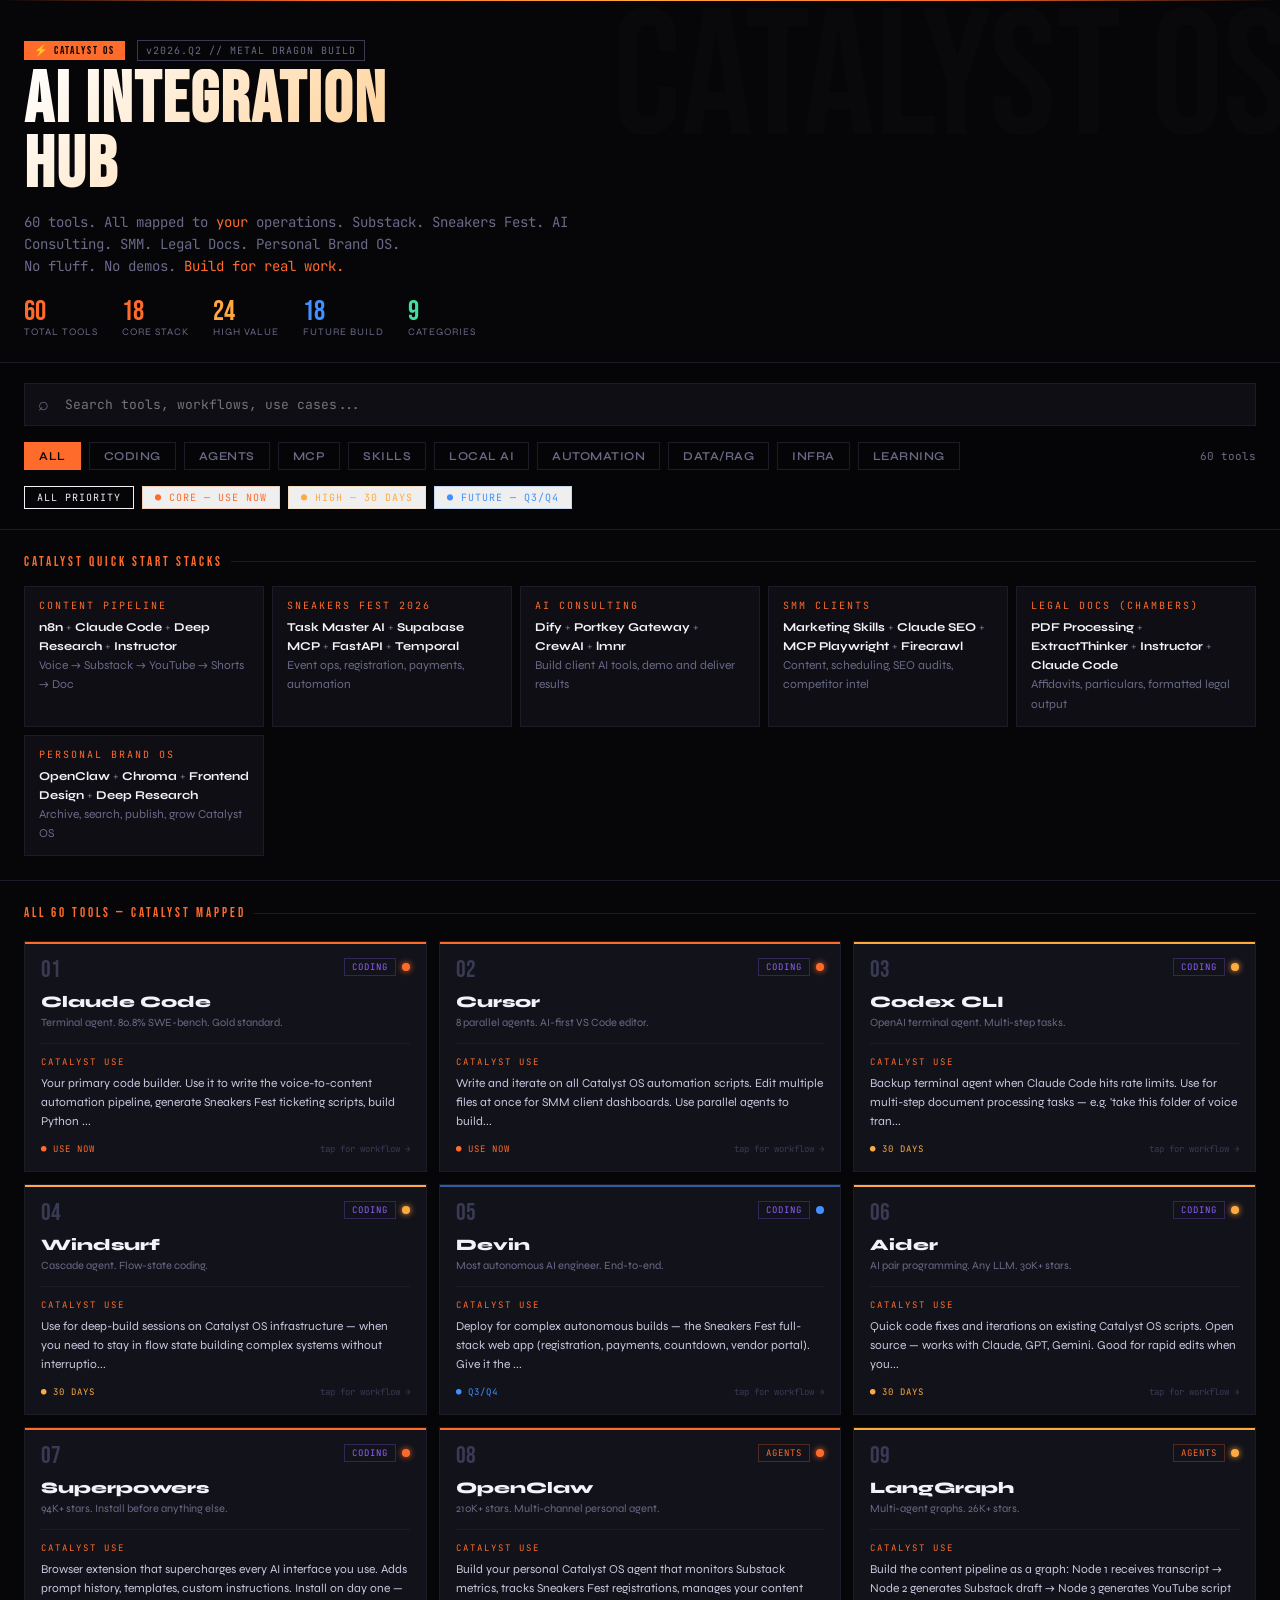
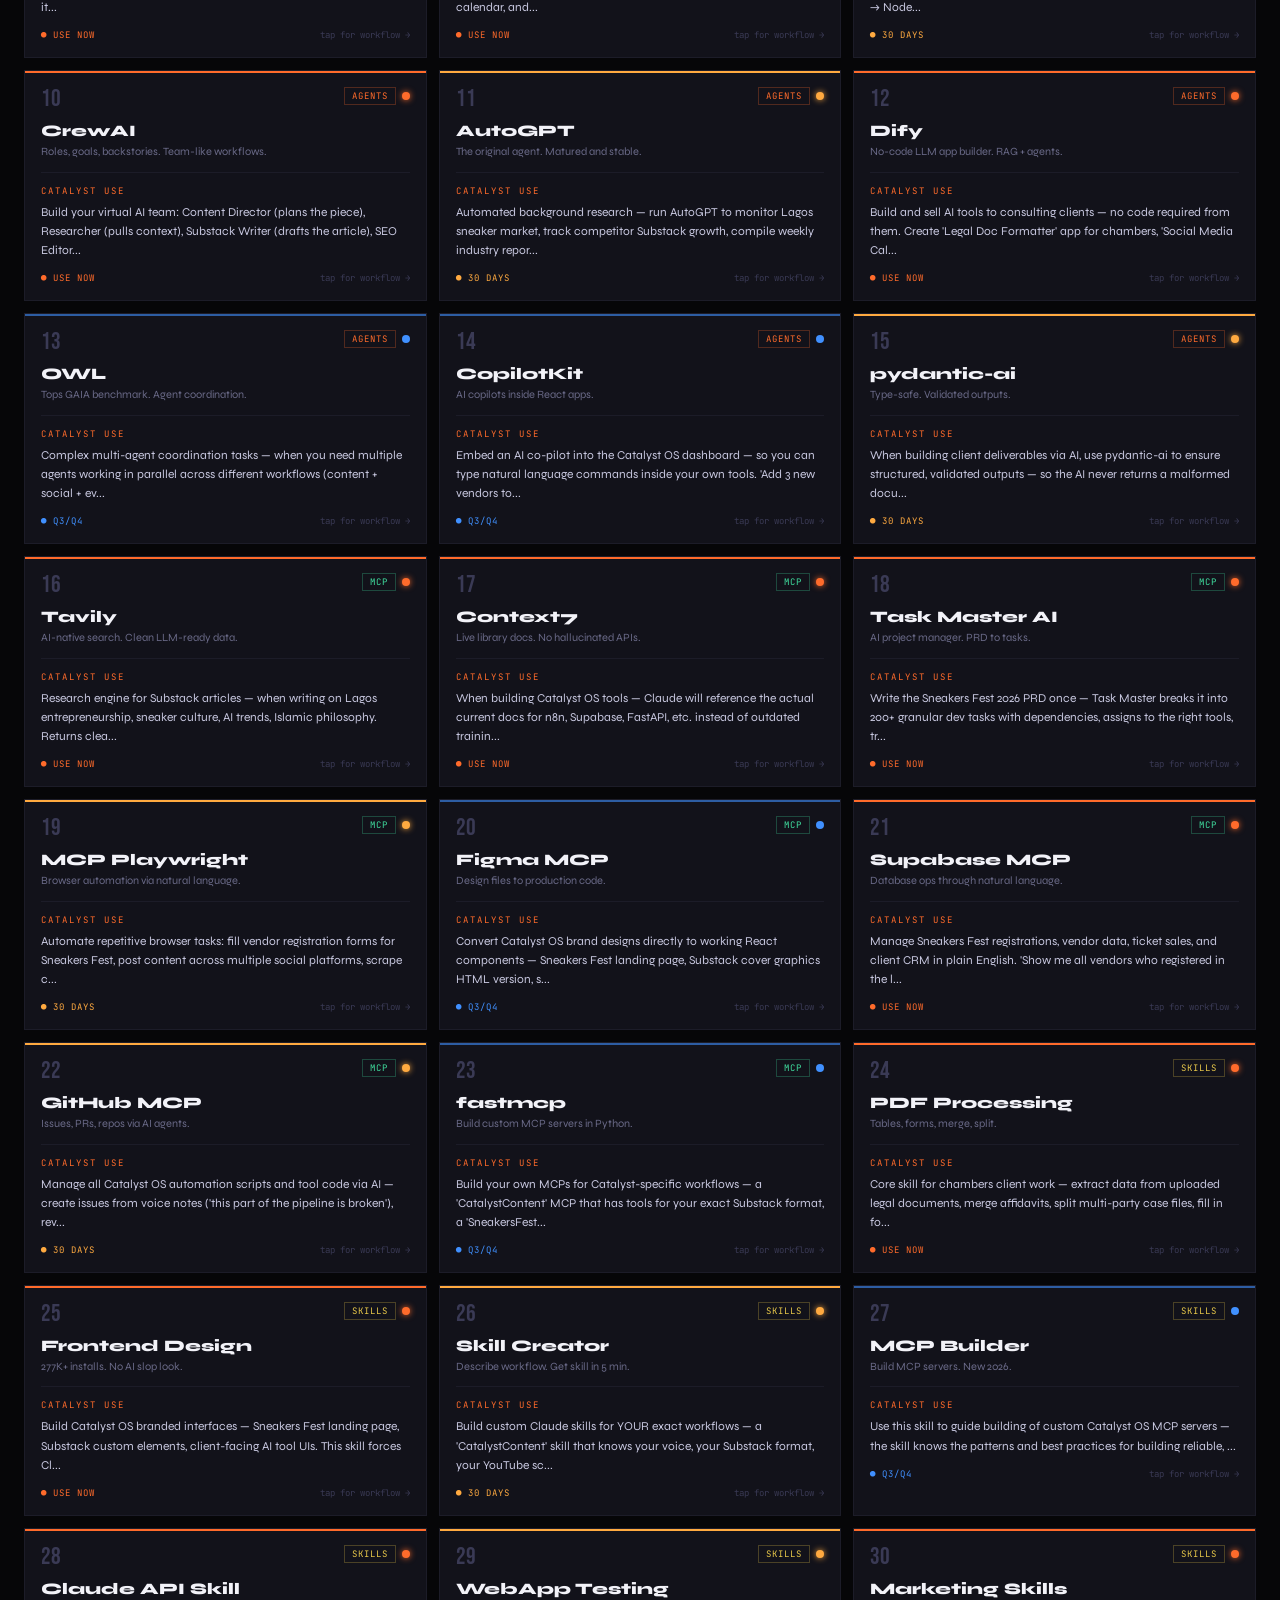
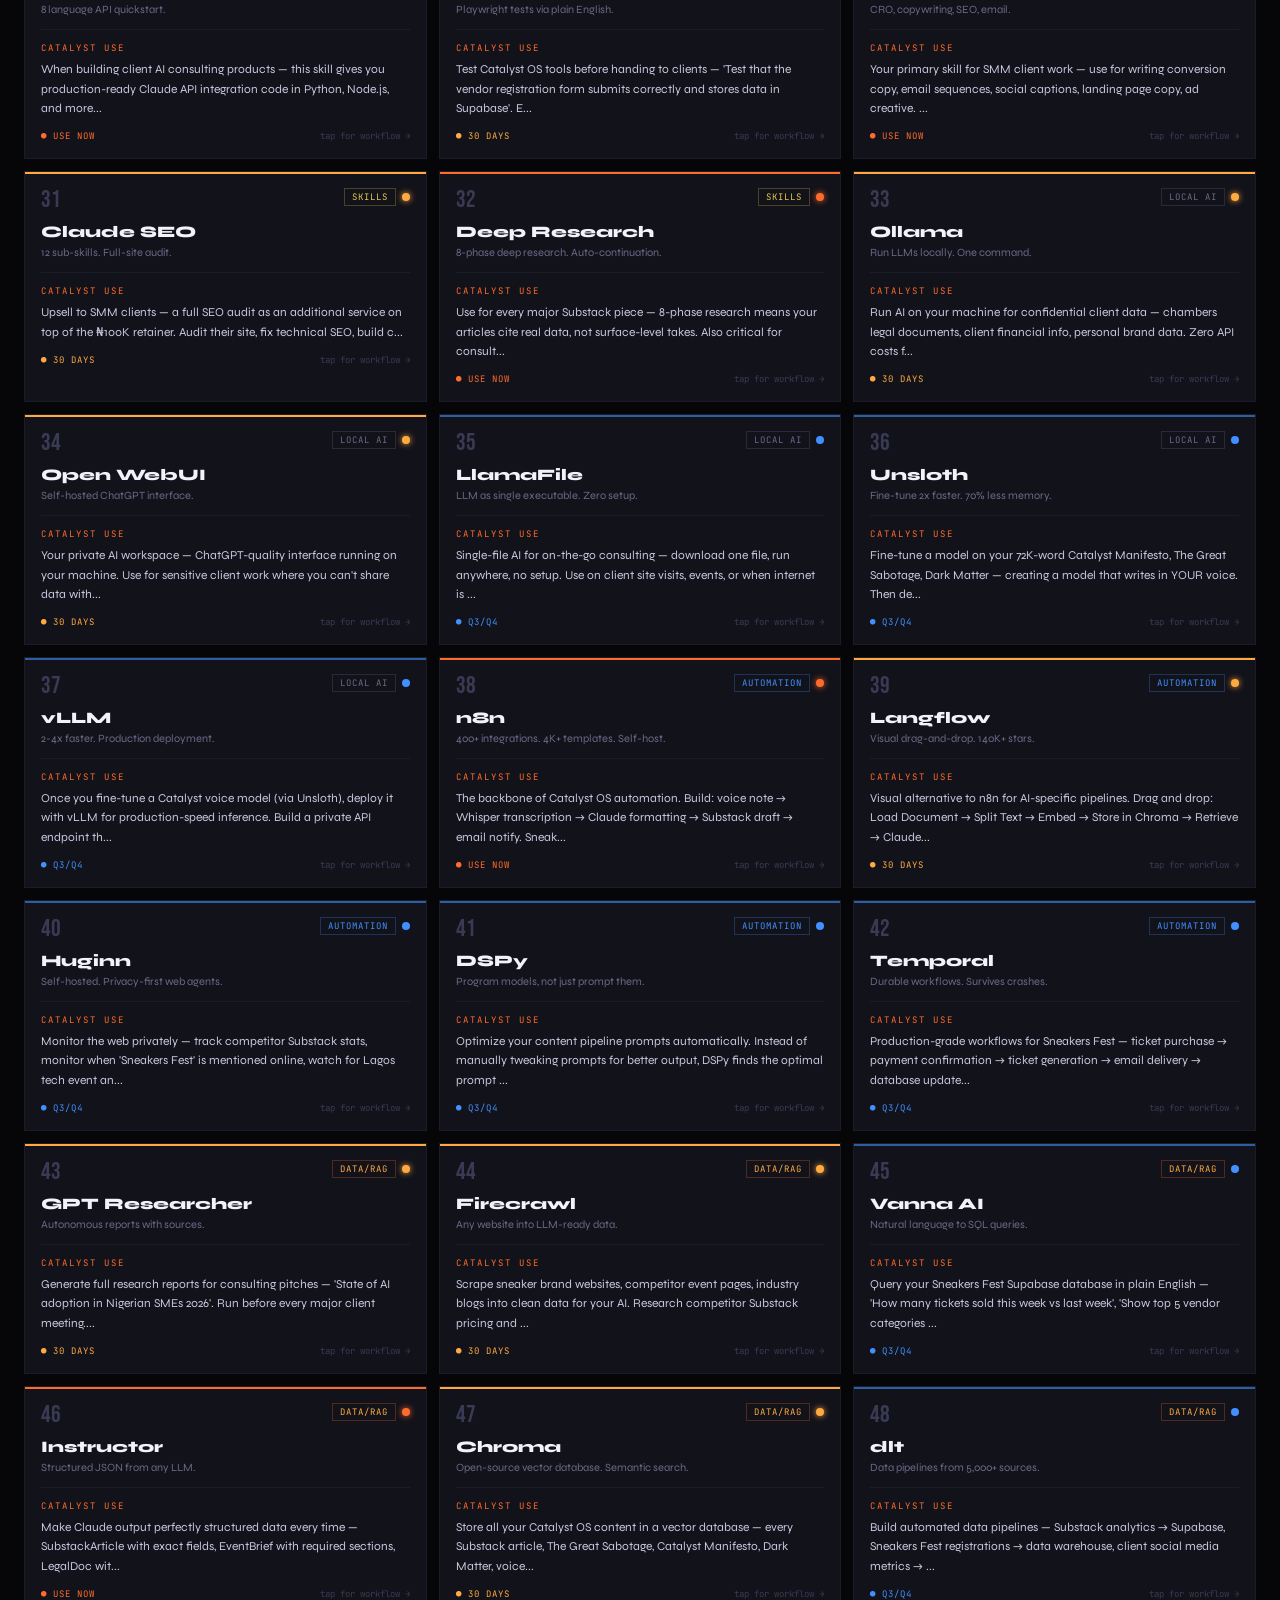
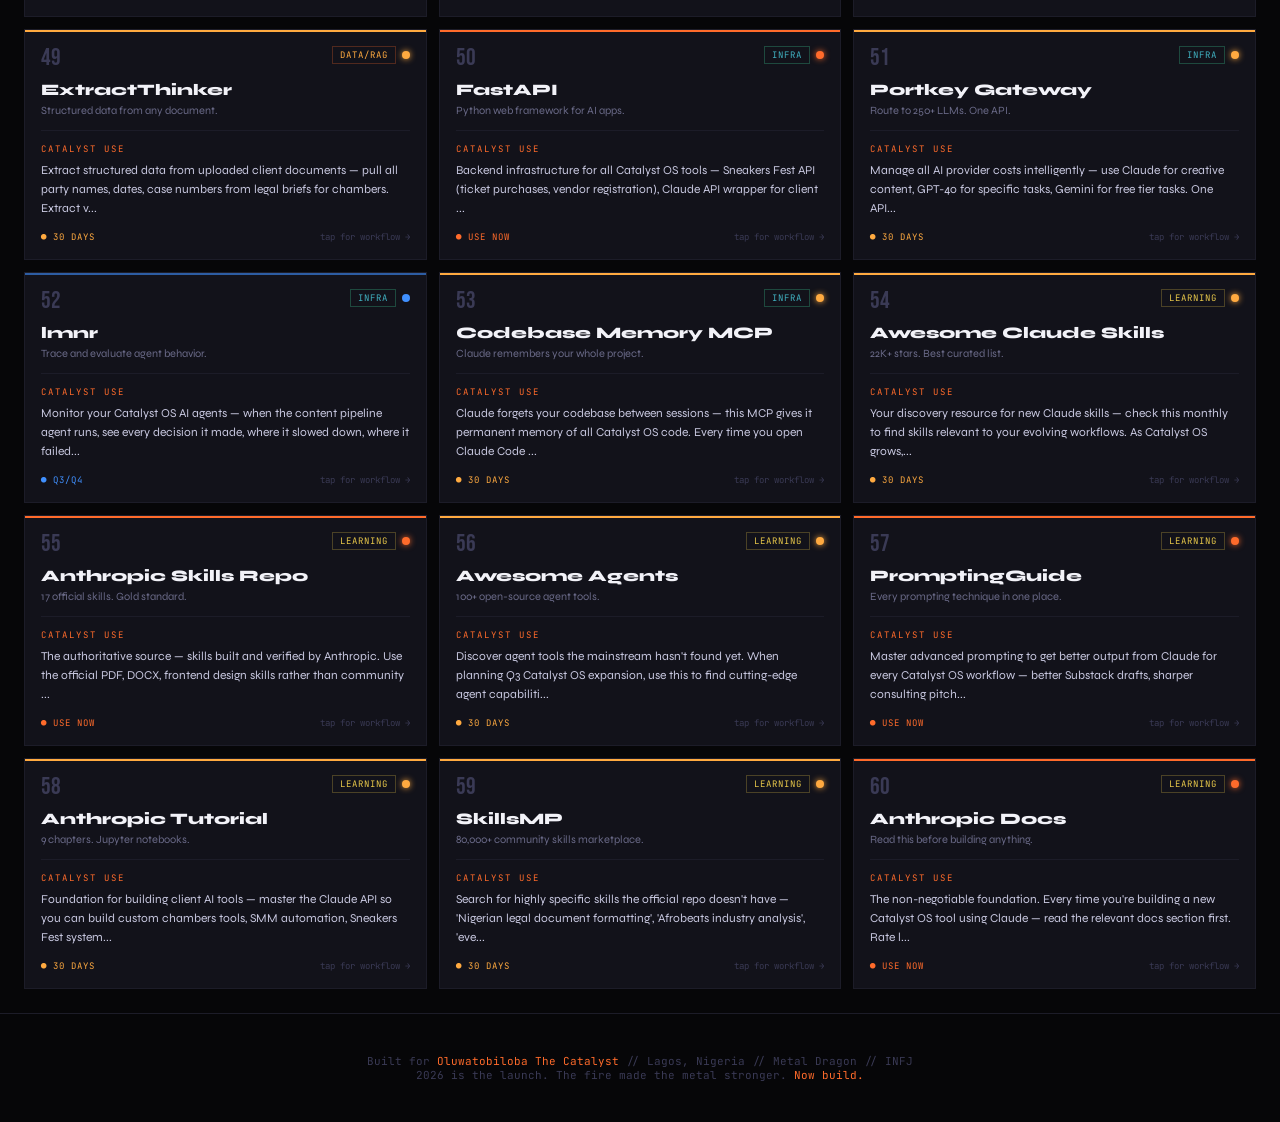
<file: web/ai-hub-v1.html>
<!DOCTYPE html>
<html lang="en">
<head>
<meta charset="UTF-8">
<meta name="viewport" content="width=device-width, initial-scale=1.0">
<title>CATALYST OS — AI Integration Hub</title>
<link href="https://fonts.googleapis.com/css2?family=Bebas+Neue&family=JetBrains+Mono:wght@400;700&family=Syne:wght@400;600;700;800&display=swap" rel="stylesheet">
<style>
  :root {
    --bg: #060608;
    --surface: #0e0e14;
    --card: #12121a;
    --border: #1c1c28;
    --border-hot: #ff6b2b;
    --orange: #ff6b2b;
    --amber: #ffaa40;
    --gold: #e8c84a;
    --text: #f2f2f8;
    --muted: #6a6a88;
    --dim: #3a3a55;
    --green: #40e0a0;
    --blue: #4090ff;
    --purple: #9060ff;
  }
  * { margin:0; padding:0; box-sizing:border-box; }
  body {
    background: var(--bg);
    color: var(--text);
    font-family: 'Syne', sans-serif;
    min-height: 100vh;
    overflow-x: hidden;
  }
  body::before {
    content:'';
    position:fixed; top:0; left:0; right:0; height:1px;
    background: linear-gradient(90deg, transparent, var(--orange), var(--amber), var(--orange), transparent);
    z-index:100;
  }

  /* HEADER */
  .header {
    padding: 40px 24px 24px;
    border-bottom: 1px solid var(--border);
    position: relative;
    overflow: hidden;
  }
  .header::after {
    content: 'CATALYST OS';
    position:absolute; right:-10px; top:-10px;
    font-family:'Bebas Neue'; font-size:180px; color:#ffffff04;
    line-height:1; pointer-events:none; white-space:nowrap;
  }
  .header-top { display:flex; align-items:center; gap:12px; margin-bottom:8px; }
  .logo-tag {
    background: var(--orange);
    color:#000; font-family:'Bebas Neue'; font-size:11px;
    padding:3px 10px; letter-spacing:2px;
  }
  .version-tag {
    border:1px solid var(--dim); color:var(--muted);
    font-family:'JetBrains Mono'; font-size:10px;
    padding:3px 8px; letter-spacing:1px;
  }
  h1 {
    font-family:'Bebas Neue'; font-size:clamp(42px,8vw,72px);
    line-height:0.9; letter-spacing:2px; margin-bottom:12px;
    background: linear-gradient(135deg, #fff 0%, var(--amber) 60%, var(--orange) 100%);
    -webkit-background-clip:text; -webkit-text-fill-color:transparent;
  }
  .header-sub {
    font-size:14px; color:var(--muted); max-width:600px;
    font-family:'JetBrains Mono'; line-height:1.6;
  }
  .header-sub span { color:var(--orange); }
  .stats-row {
    display:flex; gap:24px; margin-top:20px; flex-wrap:wrap;
  }
  .stat { display:flex; flex-direction:column; }
  .stat-num { font-family:'Bebas Neue'; font-size:28px; color:var(--orange); line-height:1; }
  .stat-label { font-size:10px; color:var(--muted); letter-spacing:1px; text-transform:uppercase; }

  /* CONTROLS */
  .controls {
    padding:20px 24px;
    border-bottom:1px solid var(--border);
    display:flex; flex-direction:column; gap:16px;
    position:sticky; top:0; z-index:50;
    background:rgba(6,6,8,0.95); backdrop-filter:blur(12px);
  }
  .search-box {
    position:relative;
  }
  .search-box input {
    width:100%; background:var(--surface);
    border:1px solid var(--border); border-radius:0;
    color:var(--text); font-family:'JetBrains Mono'; font-size:13px;
    padding:12px 16px 12px 40px; outline:none;
    transition: border-color 0.2s;
  }
  .search-box input:focus { border-color:var(--orange); }
  .search-box::before {
    content:'⌕'; position:absolute; left:14px; top:50%; transform:translateY(-50%);
    color:var(--muted); font-size:18px; z-index:1;
  }
  .filter-row { display:flex; gap:8px; flex-wrap:wrap; }
  .filter-btn {
    padding:6px 14px; border:1px solid var(--border);
    background:transparent; color:var(--muted);
    font-family:'Syne'; font-size:12px; font-weight:600;
    cursor:pointer; transition:all 0.15s; letter-spacing:0.5px;
    text-transform:uppercase;
  }
  .filter-btn:hover { border-color:var(--dim); color:var(--text); }
  .filter-btn.active { background:var(--orange); border-color:var(--orange); color:#000; }
  .priority-row { display:flex; gap:8px; flex-wrap:wrap; }
  .p-btn {
    padding:4px 12px; border:1px solid transparent;
    font-family:'JetBrains Mono'; font-size:10px; cursor:pointer;
    transition:all 0.15s; letter-spacing:1px; text-transform:uppercase;
  }
  .p-btn.all { border-color:var(--dim); color:var(--muted); background:transparent; }
  .p-btn.all.active { border-color:var(--text); color:var(--text); }
  .p-btn.core { border-color:#ff6b2b40; color:var(--orange); }
  .p-btn.core.active { background:var(--orange); color:#000; }
  .p-btn.high { border-color:#ffaa4040; color:var(--amber); }
  .p-btn.high.active { background:var(--amber); color:#000; }
  .p-btn.future { border-color:#4090ff40; color:var(--blue); }
  .p-btn.future.active { background:var(--blue); color:#000; }
  .results-count { font-family:'JetBrains Mono'; font-size:11px; color:var(--muted); margin-left:auto; align-self:center; }

  /* CATALYST STACK SECTION */
  .stack-section {
    padding:24px; border-bottom:1px solid var(--border);
  }
  .section-label {
    font-family:'Bebas Neue'; font-size:13px; letter-spacing:3px;
    color:var(--orange); margin-bottom:16px; display:flex; align-items:center; gap:8px;
  }
  .section-label::after { content:''; flex:1; height:1px; background:var(--border); }
  .stack-grid { display:grid; grid-template-columns:repeat(auto-fill, minmax(200px,1fr)); gap:8px; }
  .stack-card {
    background:var(--surface); border:1px solid var(--border);
    padding:12px 14px;
  }
  .stack-role { font-size:10px; color:var(--orange); letter-spacing:2px; text-transform:uppercase; margin-bottom:6px; font-family:'JetBrains Mono'; }
  .stack-tools { font-size:12px; color:var(--muted); line-height:1.6; }
  .stack-tools strong { color:var(--text); }

  /* TOOL GRID */
  .grid-section { padding:24px; }
  .tools-grid { display:grid; grid-template-columns:repeat(auto-fill, minmax(300px,1fr)); gap:12px; }

  /* TOOL CARD */
  .tool-card {
    background:var(--card); border:1px solid var(--border);
    padding:16px; position:relative; cursor:pointer;
    transition:all 0.2s; overflow:hidden;
  }
  .tool-card::before {
    content:''; position:absolute; top:0; left:0; right:0; height:2px;
    opacity:0; transition:opacity 0.2s;
  }
  .tool-card.priority-core::before { background:var(--orange); opacity:1; }
  .tool-card.priority-high::before { background:var(--amber); opacity:1; }
  .tool-card.priority-future::before { background:var(--blue); opacity:0.6; }
  .tool-card:hover { border-color:var(--dim); transform:translateY(-1px); }
  .tool-card.hidden { display:none; }

  .card-top { display:flex; justify-content:space-between; align-items:flex-start; margin-bottom:10px; }
  .card-num { font-family:'Bebas Neue'; font-size:24px; color:var(--dim); line-height:1; }
  .card-badges { display:flex; gap:6px; align-items:center; flex-wrap:wrap; justify-content:flex-end; }
  .cat-badge {
    font-family:'JetBrains Mono'; font-size:9px; padding:2px 7px;
    letter-spacing:1px; text-transform:uppercase; border:1px solid;
  }
  .cat-coding { border-color:#9060ff44; color:var(--purple); }
  .cat-agents { border-color:#ff6b2b44; color:var(--orange); }
  .cat-mcp { border-color:#40e0a044; color:var(--green); }
  .cat-skills { border-color:#e8c84a44; color:var(--gold); }
  .cat-local { border-color:#6a6a8844; color:var(--muted); }
  .cat-automation { border-color:#4090ff44; color:var(--blue); }
  .cat-data { border-color:#ff6b2b44; color:var(--amber); }
  .cat-infra { border-color:#40e0a044; color:#40b0c0; }
  .cat-learning { border-color:#e8c84a44; color:var(--gold); }
  .priority-dot {
    width:8px; height:8px; border-radius:50%;
    flex-shrink:0;
  }
  .priority-dot.core { background:var(--orange); box-shadow:0 0 6px var(--orange); }
  .priority-dot.high { background:var(--amber); box-shadow:0 0 6px var(--amber); }
  .priority-dot.future { background:var(--blue); }

  .tool-name { font-family:'Syne'; font-size:16px; font-weight:800; color:var(--text); margin-bottom:4px; }
  .tool-tagline { font-size:11px; color:var(--muted); margin-bottom:12px; line-height:1.4; }
  .divider { height:1px; background:var(--border); margin-bottom:12px; }
  .catalyst-label { font-size:9px; font-family:'JetBrains Mono'; color:var(--orange); letter-spacing:2px; text-transform:uppercase; margin-bottom:6px; }
  .catalyst-use { font-size:12px; color:#c8c8e0; line-height:1.6; }
  .card-footer { margin-top:12px; display:flex; justify-content:space-between; align-items:center; }
  .priority-label {
    font-family:'JetBrains Mono'; font-size:9px; letter-spacing:1px; text-transform:uppercase;
  }
  .priority-label.core { color:var(--orange); }
  .priority-label.high { color:var(--amber); }
  .priority-label.future { color:var(--blue); }
  .action-hint { font-size:9px; color:var(--dim); font-family:'JetBrains Mono'; }

  /* EXPAND MODAL */
  .modal-overlay {
    position:fixed; inset:0; background:rgba(0,0,0,0.85);
    z-index:200; display:none; align-items:center; justify-content:center;
    padding:20px;
  }
  .modal-overlay.open { display:flex; }
  .modal {
    background:var(--card); border:1px solid var(--border-hot);
    max-width:560px; width:100%; max-height:85vh; overflow-y:auto;
    position:relative;
  }
  .modal-header {
    padding:20px; border-bottom:1px solid var(--border);
    position:sticky; top:0; background:var(--card); z-index:1;
    display:flex; justify-content:space-between; align-items:flex-start;
  }
  .modal-close {
    background:none; border:none; color:var(--muted); cursor:pointer;
    font-size:20px; line-height:1; padding:0;
  }
  .modal-close:hover { color:var(--text); }
  .modal-body { padding:20px; }
  .modal-section { margin-bottom:20px; }
  .modal-section-title { font-size:10px; color:var(--orange); letter-spacing:2px; text-transform:uppercase; font-family:'JetBrains Mono'; margin-bottom:8px; }
  .modal-text { font-size:13px; color:#c8c8e0; line-height:1.7; }
  .workflow-step {
    display:flex; gap:10px; padding:8px 0; border-bottom:1px solid var(--border);
    font-size:12px;
  }
  .workflow-step:last-child { border-bottom:none; }
  .step-num { color:var(--orange); font-family:'JetBrains Mono'; font-weight:700; flex-shrink:0; }
  .step-text { color:#c8c8e0; line-height:1.5; }

  /* NO RESULTS */
  .no-results {
    text-align:center; padding:60px 20px; color:var(--dim);
    font-family:'JetBrains Mono'; font-size:14px; display:none;
  }
  .no-results.visible { display:block; }

  /* FOOTER */
  footer {
    padding:40px 24px; border-top:1px solid var(--border);
    text-align:center; font-family:'JetBrains Mono'; font-size:11px;
    color:var(--dim);
  }
  footer span { color:var(--orange); }

  /* SCROLLBAR */
  ::-webkit-scrollbar { width:4px; }
  ::-webkit-scrollbar-track { background:var(--bg); }
  ::-webkit-scrollbar-thumb { background:var(--dim); }
</style>
</head>
<body>

<header class="header">
  <div class="header-top">
    <span class="logo-tag">⚡ CATALYST OS</span>
    <span class="version-tag">v2026.Q2 // METAL DRAGON BUILD</span>
  </div>
  <h1>AI INTEGRATION<br>HUB</h1>
  <p class="header-sub">
    60 tools. All mapped to <span>your</span> operations. Substack. Sneakers Fest. AI Consulting. SMM. Legal Docs. Personal Brand OS.<br>
    No fluff. No demos. <span>Build for real work.</span>
  </p>
  <div class="stats-row">
    <div class="stat"><span class="stat-num">60</span><span class="stat-label">Total Tools</span></div>
    <div class="stat"><span class="stat-num" style="color:var(--orange)">18</span><span class="stat-label">Core Stack</span></div>
    <div class="stat"><span class="stat-num" style="color:var(--amber)">24</span><span class="stat-label">High Value</span></div>
    <div class="stat"><span class="stat-num" style="color:var(--blue)">18</span><span class="stat-label">Future Build</span></div>
    <div class="stat"><span class="stat-num" style="color:var(--green)">9</span><span class="stat-label">Categories</span></div>
  </div>
</header>

<div class="controls">
  <div class="search-box">
    <input type="text" id="searchInput" placeholder="Search tools, workflows, use cases..." oninput="filterTools()">
  </div>
  <div style="display:flex; gap:8px; flex-wrap:wrap; align-items:center;">
    <div class="filter-row" id="catFilters">
      <button class="filter-btn active" onclick="setCat('all',this)">ALL</button>
      <button class="filter-btn" onclick="setCat('coding',this)">CODING</button>
      <button class="filter-btn" onclick="setCat('agents',this)">AGENTS</button>
      <button class="filter-btn" onclick="setCat('mcp',this)">MCP</button>
      <button class="filter-btn" onclick="setCat('skills',this)">SKILLS</button>
      <button class="filter-btn" onclick="setCat('local',this)">LOCAL AI</button>
      <button class="filter-btn" onclick="setCat('automation',this)">AUTOMATION</button>
      <button class="filter-btn" onclick="setCat('data',this)">DATA/RAG</button>
      <button class="filter-btn" onclick="setCat('infra',this)">INFRA</button>
      <button class="filter-btn" onclick="setCat('learning',this)">LEARNING</button>
    </div>
    <span class="results-count" id="resultsCount">60 tools</span>
  </div>
  <div class="priority-row">
    <button class="p-btn all active" id="pAll" onclick="setPri('all',this)">ALL PRIORITY</button>
    <button class="p-btn core" id="pCore" onclick="setPri('core',this)">● CORE — USE NOW</button>
    <button class="p-btn high" id="pHigh" onclick="setPri('high',this)">● HIGH — 30 DAYS</button>
    <button class="p-btn future" id="pFuture" onclick="setPri('future',this)">● FUTURE — Q3/Q4</button>
  </div>
</div>

<section class="stack-section">
  <div class="section-label">CATALYST QUICK START STACKS</div>
  <div class="stack-grid">
    <div class="stack-card">
      <div class="stack-role">Content Pipeline</div>
      <div class="stack-tools"><strong>n8n</strong> + <strong>Claude Code</strong> + <strong>Deep Research</strong> + <strong>Instructor</strong><br>Voice → Substack → YouTube → Shorts → Doc</div>
    </div>
    <div class="stack-card">
      <div class="stack-role">Sneakers Fest 2026</div>
      <div class="stack-tools"><strong>Task Master AI</strong> + <strong>Supabase MCP</strong> + <strong>FastAPI</strong> + <strong>Temporal</strong><br>Event ops, registration, payments, automation</div>
    </div>
    <div class="stack-card">
      <div class="stack-role">AI Consulting</div>
      <div class="stack-tools"><strong>Dify</strong> + <strong>Portkey Gateway</strong> + <strong>CrewAI</strong> + <strong>lmnr</strong><br>Build client AI tools, demo and deliver results</div>
    </div>
    <div class="stack-card">
      <div class="stack-role">SMM Clients</div>
      <div class="stack-tools"><strong>Marketing Skills</strong> + <strong>Claude SEO</strong> + <strong>MCP Playwright</strong> + <strong>Firecrawl</strong><br>Content, scheduling, SEO audits, competitor intel</div>
    </div>
    <div class="stack-card">
      <div class="stack-role">Legal Docs (Chambers)</div>
      <div class="stack-tools"><strong>PDF Processing</strong> + <strong>ExtractThinker</strong> + <strong>Instructor</strong> + <strong>Claude Code</strong><br>Affidavits, particulars, formatted legal output</div>
    </div>
    <div class="stack-card">
      <div class="stack-role">Personal Brand OS</div>
      <div class="stack-tools"><strong>OpenClaw</strong> + <strong>Chroma</strong> + <strong>Frontend Design</strong> + <strong>Deep Research</strong><br>Archive, search, publish, grow Catalyst OS</div>
    </div>
  </div>
</section>

<div class="grid-section">
  <div class="section-label" style="margin-bottom:20px;">ALL 60 TOOLS — CATALYST MAPPED</div>
  <div class="tools-grid" id="toolsGrid"></div>
  <div class="no-results" id="noResults">No tools match your filters. Try a different search.</div>
</div>

<footer>
  Built for <span>Oluwatobiloba The Catalyst</span> // Lagos, Nigeria // Metal Dragon // INFJ<br>
  2026 is the launch. The fire made the metal stronger. <span>Now build.</span>
</footer>

<!-- MODAL -->
<div class="modal-overlay" id="modalOverlay" onclick="closeModal(event)">
  <div class="modal" id="modal">
    <div class="modal-header">
      <div>
        <div id="modalNum" style="font-family:'Bebas Neue';font-size:14px;color:var(--dim);"></div>
        <div id="modalName" style="font-family:'Syne';font-size:22px;font-weight:800;"></div>
        <div id="modalTagline" style="font-size:12px;color:var(--muted);margin-top:2px;"></div>
      </div>
      <button class="modal-close" onclick="document.getElementById('modalOverlay').classList.remove('open')">✕</button>
    </div>
    <div class="modal-body" id="modalBody"></div>
  </div>
</div>

<script>
const TOOLS = [
  // ═══ CODING AGENTS & IDEs ═══
  {
    id:1, name:"Claude Code", cat:"coding",
    tagline:"Terminal agent. 80.8% SWE-bench. Gold standard.",
    catalystUse:"Your primary code builder. Use it to write the voice-to-content automation pipeline, generate Sneakers Fest ticketing scripts, build Python doc formatters for chambers, and develop Catalyst OS tools from the terminal.",
    priority:"core",
    workflow:["Install via npm install -g @anthropic-ai/claude-code","Use in any project folder — it reads your entire codebase","Give it a task: 'Build me an n8n webhook that receives audio and returns formatted Substack draft'","Iterate in the terminal without copying to chatboxes"]
  },
  {
    id:2, name:"Cursor", cat:"coding",
    tagline:"8 parallel agents. AI-first VS Code editor.",
    catalystUse:"Write and iterate on all Catalyst OS automation scripts. Edit multiple files at once for SMM client dashboards. Use parallel agents to build Sneakers Fest landing page components simultaneously.",
    priority:"core",
    workflow:["Download Cursor IDE — replaces VS Code","Open any Catalyst OS project folder","Use Cmd+K to edit inline, Cmd+L to chat about the whole codebase","Run 8 agents in parallel for complex multi-file builds"]
  },
  {
    id:3, name:"Codex CLI", cat:"coding",
    tagline:"OpenAI terminal agent. Multi-step tasks.",
    catalystUse:"Backup terminal agent when Claude Code hits rate limits. Use for multi-step document processing tasks — e.g. 'take this folder of voice transcripts, format each as a Substack article, output as .docx files'.",
    priority:"high",
    workflow:["npm install -g @openai/codex","Use for file batch processing tasks","Good for long multi-step sequences that need persistence"]
  },
  {
    id:4, name:"Windsurf", cat:"coding",
    tagline:"Cascade agent. Flow-state coding.",
    catalystUse:"Use for deep-build sessions on Catalyst OS infrastructure — when you need to stay in flow state building complex systems without interruption. Cascade agent plans the full build before executing.",
    priority:"high",
    workflow:["Download Windsurf IDE","Activate Cascade for autonomous multi-step builds","Best for long sessions building client AI apps"]
  },
  {
    id:5, name:"Devin", cat:"coding",
    tagline:"Most autonomous AI engineer. End-to-end.",
    catalystUse:"Deploy for complex autonomous builds — the Sneakers Fest full-stack web app (registration, payments, countdown, vendor portal). Give it the PRD and let it build while you focus on strategy.",
    priority:"future",
    workflow:["devin.ai — web-based","Write a detailed PRD for what you want built","Assign full engineering tasks: 'Build Sneakers Fest 2026 event website with Supabase backend'","Review and ship"]
  },
  {
    id:6, name:"Aider", cat:"coding",
    tagline:"AI pair programming. Any LLM. 30K+ stars.",
    catalystUse:"Quick code fixes and iterations on existing Catalyst OS scripts. Open source — works with Claude, GPT, Gemini. Good for rapid edits when you don't want to open a full IDE.",
    priority:"high",
    workflow:["pip install aider-chat","aider --claude-sonnet or --gpt-4o","Pair code with any model on any file","Good for quick single-file improvements"]
  },
  {
    id:7, name:"Superpowers", cat:"coding",
    tagline:"94K+ stars. Install before anything else.",
    catalystUse:"Browser extension that supercharges every AI interface you use. Adds prompt history, templates, custom instructions. Install on day one — it upgrades Claude.ai, ChatGPT, Gemini across all tabs.",
    priority:"core",
    workflow:["Install from Chrome Web Store","Set Catalyst OS system prompt as default","Build prompt library for: content drafts, legal formatting, SMM briefs","Use across all AI tools without re-entering context"]
  },

  // ═══ AGENT FRAMEWORKS ═══
  {
    id:8, name:"OpenClaw", cat:"agents",
    tagline:"210K+ stars. Multi-channel personal agent.",
    catalystUse:"Build your personal Catalyst OS agent that monitors Substack metrics, tracks Sneakers Fest registrations, manages your content calendar, and sends you daily briefings. This is the brain of your automated empire.",
    priority:"core",
    workflow:["Clone from GitHub: open-claw","Configure channels: email, Substack, social monitoring","Set up daily digest: Catalyst metrics, registrations, trending topics in sneaker/AI space","Connect to n8n for action execution"]
  },
  {
    id:9, name:"LangGraph", cat:"agents",
    tagline:"Multi-agent graphs. 26K+ stars.",
    catalystUse:"Build the content pipeline as a graph: Node 1 receives transcript → Node 2 generates Substack draft → Node 3 generates YouTube script → Node 4 generates Shorts script → Node 5 formats Word doc. Visual, stateful, recoverable.",
    priority:"high",
    workflow:["pip install langgraph","Map your content pipeline as a graph","Each node = one transformation step","Add conditional logic: if transcript is under 500 words, skip YouTube long-form"]
  },
  {
    id:10, name:"CrewAI", cat:"agents",
    tagline:"Roles, goals, backstories. Team-like workflows.",
    catalystUse:"Build your virtual AI team: Content Director (plans the piece), Researcher (pulls context), Substack Writer (drafts the article), SEO Editor (optimizes), Social Media Manager (writes platform posts). All running autonomously.",
    priority:"core",
    workflow:["pip install crewai","Define agents: Content Director, Researcher, Writer, SEO Editor","Define tasks and assign to agents","Set process: sequential or hierarchical","Run on your voice note → get full content package output"]
  },
  {
    id:11, name:"AutoGPT", cat:"agents",
    tagline:"The original agent. Matured and stable.",
    catalystUse:"Automated background research — run AutoGPT to monitor Lagos sneaker market, track competitor Substack growth, compile weekly industry reports. Set it and check results daily.",
    priority:"high",
    workflow:["Clone AutoGPT from GitHub","Set goals: 'Monitor Lagos sneaker industry news daily and compile a brief'","Run on schedule via cron job","Review output in the AutoGPT web interface"]
  },
  {
    id:12, name:"Dify", cat:"agents",
    tagline:"No-code LLM app builder. RAG + agents.",
    catalystUse:"Build and sell AI tools to consulting clients — no code required from them. Create 'Legal Doc Formatter' app for chambers, 'Social Media Calendar Generator' for SMM clients, 'Event Brief Builder' for corporate clients. Deliver as a web URL.",
    priority:"core",
    workflow:["dify.ai — sign up free","Create new app → choose Agent type","Connect your knowledge base (client docs, brand guide)","Add Claude as the model","Share the URL with the client — they use it directly"]
  },
  {
    id:13, name:"OWL", cat:"agents",
    tagline:"Tops GAIA benchmark. Agent coordination.",
    catalystUse:"Complex multi-agent coordination tasks — when you need multiple agents working in parallel across different workflows (content + social + event management). GAIA benchmark means it handles real-world messy tasks.",
    priority:"future",
    workflow:["Clone OWL from GitHub","Define coordinator agent + worker agents","Assign: Agent A handles content pipeline, Agent B handles event tracking, Agent C handles client reporting","Coordinator manages conflicts and prioritization"]
  },
  {
    id:14, name:"CopilotKit", cat:"agents",
    tagline:"AI copilots inside React apps.",
    catalystUse:"Embed an AI co-pilot into the Catalyst OS dashboard — so you can type natural language commands inside your own tools. 'Add 3 new vendors to Sneakers Fest list' or 'Draft this week's Substack intro' from within your custom dashboard.",
    priority:"future",
    workflow:["npm install @copilotkit/react-core","Wrap your React app in CopilotKit provider","Add the sidebar or popup component","Define actions your copilot can take within the app"]
  },
  {
    id:15, name:"pydantic-ai", cat:"agents",
    tagline:"Type-safe. Validated outputs.",
    catalystUse:"When building client deliverables via AI, use pydantic-ai to ensure structured, validated outputs — so the AI never returns a malformed document, broken JSON, or incomplete proposal. Critical for professional client work.",
    priority:"high",
    workflow:["pip install pydantic-ai","Define output schema: SubstackArticle, ClientProposal, EventBrief","AI output is validated against schema before delivery","If invalid, auto-retries — never delivers broken output to client"]
  },

  // ═══ MCP SERVERS ═══
  {
    id:16, name:"Tavily", cat:"mcp",
    tagline:"AI-native search. Clean LLM-ready data.",
    catalystUse:"Research engine for Substack articles — when writing on Lagos entrepreneurship, sneaker culture, AI trends, Islamic philosophy. Returns clean, citation-ready data without scraping noise. Integrates directly with Claude.",
    priority:"core",
    workflow:["Get API key at tavily.com","Add as MCP server in Claude Code or Cursor","Use in content research: 'Find me 5 recent data points about Nigerian sneaker market growth'","Returns structured, LLM-ready results"]
  },
  {
    id:17, name:"Context7", cat:"mcp",
    tagline:"Live library docs. No hallucinated APIs.",
    catalystUse:"When building Catalyst OS tools — Claude will reference the actual current docs for n8n, Supabase, FastAPI, etc. instead of outdated training data. Eliminates the #1 cause of broken code: hallucinated API calls.",
    priority:"core",
    workflow:["Add Context7 MCP server to Claude Code","Whenever you use a library, Claude automatically fetches live docs","Add 'use context7' to your prompts","Zero hallucinated method names or outdated parameters"]
  },
  {
    id:18, name:"Task Master AI", cat:"mcp",
    tagline:"AI project manager. PRD to tasks.",
    catalystUse:"Write the Sneakers Fest 2026 PRD once — Task Master breaks it into 200+ granular dev tasks with dependencies, assigns to the right tools, tracks completion. Also manages Substack content calendar and consulting project timelines.",
    priority:"core",
    workflow:["Install Task Master AI MCP","Write your PRD: 'Sneakers Fest 2026 event platform with X Y Z requirements'","It generates a full task breakdown","Track progress across Claude Code sessions — it persists the state"]
  },
  {
    id:19, name:"MCP Playwright", cat:"mcp",
    tagline:"Browser automation via natural language.",
    catalystUse:"Automate repetitive browser tasks: fill vendor registration forms for Sneakers Fest, post content across multiple social platforms, scrape competitor pricing, auto-schedule Instagram posts via browser.",
    priority:"high",
    workflow:["Add Playwright MCP to Claude Code","Tell it: 'Go to Instagram, log in, post this caption with this image to my account'","It controls the browser while you watch","Script repetitive form-filling for event management"]
  },
  {
    id:20, name:"Figma MCP", cat:"mcp",
    tagline:"Design files to production code.",
    catalystUse:"Convert Catalyst OS brand designs directly to working React components — Sneakers Fest landing page, Substack cover graphics HTML version, social media post templates as web components. Design to code in one step.",
    priority:"future",
    workflow:["Add Figma MCP in Cursor or Claude Code","Share Figma file link","'Convert this Figma component to a React component matching the design exactly'","Produces pixel-perfect code from your designs"]
  },
  {
    id:21, name:"Supabase MCP", cat:"mcp",
    tagline:"Database ops through natural language.",
    catalystUse:"Manage Sneakers Fest registrations, vendor data, ticket sales, and client CRM in plain English. 'Show me all vendors who registered in the last 48 hours' or 'Update ticket count for early bird tier' — no SQL needed.",
    priority:"core",
    workflow:["Set up Supabase project for Catalyst OS","Add Supabase MCP to Claude Code","Connect with your project URL and service key","Query your database in plain English from the terminal"]
  },
  {
    id:22, name:"GitHub MCP", cat:"mcp",
    tagline:"Issues, PRs, repos via AI agents.",
    catalystUse:"Manage all Catalyst OS automation scripts and tool code via AI — create issues from voice notes ('this part of the pipeline is broken'), review PRs, manage repos for Sneakers Fest website, Substack automation, client tools.",
    priority:"high",
    workflow:["Connect GitHub MCP to Claude Code","'Create a GitHub issue: The Substack formatter breaks when voice note is under 2 minutes'","Agents can open PRs, review code, and merge approved changes","Full project management through natural language"]
  },
  {
    id:23, name:"fastmcp", cat:"mcp",
    tagline:"Build custom MCP servers in Python.",
    catalystUse:"Build your own MCPs for Catalyst-specific workflows — a 'CatalystContent' MCP that has tools for your exact Substack format, a 'SneakersFest' MCP that knows all vendor/event data, a 'Chambers' MCP for legal doc templates.",
    priority:"future",
    workflow:["pip install fastmcp","Build custom tool in Python with @mcp.tool decorator","Deploy as MCP server","Connect to Claude Code — now Claude has access to YOUR proprietary tools"]
  },

  // ═══ CLAUDE SKILLS ═══
  {
    id:24, name:"PDF Processing", cat:"skills",
    tagline:"Tables, forms, merge, split.",
    catalystUse:"Core skill for chambers client work — extract data from uploaded legal documents, merge affidavits, split multi-party case files, fill in form templates. Also use for reading vendor agreements, sponsor contracts for Sneakers Fest.",
    priority:"core",
    workflow:["Already available in Claude.ai Pro","Upload any PDF and ask for extraction, merging, splitting","Use for: chambers affidavits, sponsor contracts, event permits","Combine with Instructor for structured output from legal docs"]
  },
  {
    id:25, name:"Frontend Design", cat:"skills",
    tagline:"277K+ installs. No AI slop look.",
    catalystUse:"Build Catalyst OS branded interfaces — Sneakers Fest landing page, Substack custom elements, client-facing AI tool UIs. This skill forces Claude to produce visually distinctive, non-generic designs. Already active in your current setup.",
    priority:"core",
    workflow:["Already installed in your Claude environment","Ask for any UI component or page with this skill active","Specify: 'Dark industrial aesthetic, orange accents, Lagos energy'","Produces production-grade designs, not AI template output"]
  },
  {
    id:26, name:"Skill Creator", cat:"skills",
    tagline:"Describe workflow. Get skill in 5 min.",
    catalystUse:"Build custom Claude skills for YOUR exact workflows — a 'CatalystContent' skill that knows your voice, your Substack format, your YouTube script structure. A 'ChambersDocs' skill that knows Nigerian legal document conventions.",
    priority:"high",
    workflow:["Access Skill Creator in Claude","Describe your workflow in detail: 'I need Claude to format voice transcripts into Substack articles with my specific style'","It generates a SKILL.md file","Install it — Claude now performs that workflow at expert level every time"]
  },
  {
    id:27, name:"MCP Builder", cat:"skills",
    tagline:"Build MCP servers. New 2026.",
    catalystUse:"Use this skill to guide building of custom Catalyst OS MCP servers — the skill knows the patterns and best practices for building reliable, production MCPs. Pairs with fastmcp for implementation.",
    priority:"future",
    workflow:["Active in Claude — use alongside fastmcp","'Build me an MCP server that has tools for managing Sneakers Fest vendor list'","It designs the architecture and writes the code","Deploy and connect to your agents"]
  },
  {
    id:28, name:"Claude API Skill", cat:"skills",
    tagline:"8 language API quickstart.",
    catalystUse:"When building client AI consulting products — this skill gives you production-ready Claude API integration code in Python, Node.js, and more. Use to build bespoke AI tools for chambers, SMM clients, and corporate consulting.",
    priority:"core",
    workflow:["Active in Claude","'Build me a Python script that takes a legal brief as input and returns formatted particulars of claim using Claude API'","Get production-ready integration code","Deploy as a client deliverable"]
  },
  {
    id:29, name:"WebApp Testing", cat:"skills",
    tagline:"Playwright tests via plain English.",
    catalystUse:"Test Catalyst OS tools before handing to clients — 'Test that the vendor registration form submits correctly and stores data in Supabase'. Ensures professional quality delivery. Critical for consulting reputation.",
    priority:"high",
    workflow:["Active in Claude","Describe your app's expected behavior in plain English","Claude generates Playwright test suite","Run tests automatically before every client demo"]
  },
  {
    id:30, name:"Marketing Skills", cat:"skills",
    tagline:"CRO, copywriting, SEO, email.",
    catalystUse:"Your primary skill for SMM client work — use for writing conversion copy, email sequences, social captions, landing page copy, ad creative. Apply to Aso Oke client (₦100K retainer) and all future SMM clients. Also use for Sneakers Fest marketing.",
    priority:"core",
    workflow:["Active in Claude","Brief it with client brand voice, target audience, goal","Output: social captions, email campaigns, ad copy, landing pages","Apply CRO principles to Sneakers Fest ticket sales page"]
  },
  {
    id:31, name:"Claude SEO", cat:"skills",
    tagline:"12 sub-skills. Full-site audit.",
    catalystUse:"Upsell to SMM clients — a full SEO audit as an additional service on top of the ₦100K retainer. Audit their site, fix technical SEO, build content strategy. High-value deliverable, low additional effort with this skill.",
    priority:"high",
    workflow:["Active in Claude","Provide client's website URL","Run full audit: technical, on-page, content gaps, backlinks","Generate prioritized action plan","Deliver as professional SEO report (docx)"]
  },
  {
    id:32, name:"Deep Research", cat:"skills",
    tagline:"8-phase deep research. Auto-continuation.",
    catalystUse:"Use for every major Substack piece — 8-phase research means your articles cite real data, not surface-level takes. Also critical for consulting pitches: 'Research the state of AI adoption in Nigerian professional practices' before walking into a chambers pitch.",
    priority:"core",
    workflow:["Active in Claude Pro (Research feature)","State your research topic with full context","It runs 8 phases autonomously, follows citations, synthesizes","Output is a comprehensive brief you then convert to content or pitch"]
  },

  // ═══ LOCAL AI ═══
  {
    id:33, name:"Ollama", cat:"local",
    tagline:"Run LLMs locally. One command.",
    catalystUse:"Run AI on your machine for confidential client data — chambers legal documents, client financial info, personal brand data. Zero API costs for high-volume tasks. Run Llama 3, Mistral, Qwen locally. Essential for sensitive consulting work.",
    priority:"high",
    workflow:["brew install ollama or curl install on Linux","ollama pull llama3.3","ollama run llama3.3","Use Open WebUI as the interface — see tool #34"]
  },
  {
    id:34, name:"Open WebUI", cat:"local",
    tagline:"Self-hosted ChatGPT interface.",
    catalystUse:"Your private AI workspace — ChatGPT-quality interface running on your machine. Use for sensitive client work where you can't share data with external APIs. Configure with multiple local models via Ollama. Also build client-facing local AI tools.",
    priority:"high",
    workflow:["docker run -d -p 3000:80 ghcr.io/open-webui/open-webui","Connect to Ollama backend (localhost:11434)","Set up custom system prompts for Catalyst OS workflows","Access at localhost:3000 — fully private"]
  },
  {
    id:35, name:"LlamaFile", cat:"local",
    tagline:"LLM as single executable. Zero setup.",
    catalystUse:"Single-file AI for on-the-go consulting — download one file, run anywhere, no setup. Use on client site visits, events, or when internet is unreliable in Lagos. Instant AI without connectivity dependency.",
    priority:"future",
    workflow:["Download from Mozilla's GitHub releases","chmod +x llamafile && ./llamafile","Opens a local web UI in your browser","Works offline, no installation, no setup"]
  },
  {
    id:36, name:"Unsloth", cat:"local",
    tagline:"Fine-tune 2x faster. 70% less memory.",
    catalystUse:"Fine-tune a model on your 72K-word Catalyst Manifesto, The Great Sabotage, Dark Matter — creating a model that writes in YOUR voice. Then deploy it to generate first drafts that sound like Catalyst, not like generic AI output.",
    priority:"future",
    workflow:["pip install unsloth","Collect your training data: all Catalyst OS writing output","Fine-tune Llama 3 on your content — runs on consumer GPU or Google Colab","Deploy with Ollama or vLLM as your personal writing model"]
  },
  {
    id:37, name:"vLLM", cat:"local",
    tagline:"2-4x faster. Production deployment.",
    catalystUse:"Once you fine-tune a Catalyst voice model (via Unsloth), deploy it with vLLM for production-speed inference. Build a private API endpoint that SMM clients or consulting clients access — your proprietary AI model as a service.",
    priority:"future",
    workflow:["pip install vllm","vllm serve your-catalyst-model","Creates OpenAI-compatible API endpoint","Connect Dify, n8n, or any tool to your own model server"]
  },

  // ═══ WORKFLOW & AUTOMATION ═══
  {
    id:38, name:"n8n", cat:"automation",
    tagline:"400+ integrations. 4K+ templates. Self-host.",
    catalystUse:"The backbone of Catalyst OS automation. Build: voice note → Whisper transcription → Claude formatting → Substack draft → email notify. Sneakers Fest: registration form → Supabase store → welcome email → Slack notify. Self-host = zero per-run costs.",
    priority:"core",
    workflow:["docker run -d n8nio/n8n (self-host) or n8n.io cloud","Build your first workflow: Webhook → Claude API → Gmail","Template #1: Voice note to content package","Template #2: Vendor registration to Supabase + email","Template #3: Daily Substack metrics to Telegram"]
  },
  {
    id:39, name:"Langflow", cat:"automation",
    tagline:"Visual drag-and-drop. 140K+ stars.",
    catalystUse:"Visual alternative to n8n for AI-specific pipelines. Drag and drop: Load Document → Split Text → Embed → Store in Chroma → Retrieve → Claude → Output. Build your content RAG pipeline visually without coding.",
    priority:"high",
    workflow:["pip install langflow","langflow run — opens browser UI","Drag components: Claude, Chroma, File Loader, Text Splitter","Build your content archive pipeline visually","Export as Python when ready to productionize"]
  },
  {
    id:40, name:"Huginn", cat:"automation",
    tagline:"Self-hosted. Privacy-first web agents.",
    catalystUse:"Monitor the web privately — track competitor Substack stats, monitor when 'Sneakers Fest' is mentioned online, watch for Lagos tech event announcements, track sneaker brand news. Alerts you automatically. No third-party data sharing.",
    priority:"future",
    workflow:["Clone Huginn from GitHub, Docker deploy","Create Agents: 'Monitor Google for Lagos sneaker events'","Set scenarios: if new result → send Telegram message","Runs 24/7 as your private intelligence network"]
  },
  {
    id:41, name:"DSPy", cat:"automation",
    tagline:"Program models, not just prompt them.",
    catalystUse:"Optimize your content pipeline prompts automatically. Instead of manually tweaking prompts for better output, DSPy finds the optimal prompt through systematic testing. Use to maximize quality of Substack drafts, proposal generation, client reports.",
    priority:"future",
    workflow:["pip install dspy-ai","Define your task: input = voice transcript, output = quality Substack draft","Define your metric: what makes output good","DSPy optimizes the prompts automatically through examples"]
  },
  {
    id:42, name:"Temporal", cat:"automation",
    tagline:"Durable workflows. Survives crashes.",
    catalystUse:"Production-grade workflows for Sneakers Fest — ticket purchase → payment confirmation → ticket generation → email delivery → database update. Each step is durable: if the server crashes at step 3, it resumes at step 3. No lost registrations.",
    priority:"future",
    workflow:["temporal.io — cloud or self-host","Define workflow activities in Python or Go","Workflow state persists through any failure","Critical for any payment or registration flow at Sneakers Fest"]
  },

  // ═══ SEARCH, DATA & RAG ═══
  {
    id:43, name:"GPT Researcher", cat:"data",
    tagline:"Autonomous reports with sources.",
    catalystUse:"Generate full research reports for consulting pitches — 'State of AI adoption in Nigerian SMEs 2026'. Run before every major client meeting. Also use to generate Substack research briefs: comprehensive, cited, in under 10 minutes.",
    priority:"high",
    workflow:["pip install gpt-researcher","from gpt_researcher import GPTResearcher","Set OPENAI_API_KEY or use with Claude via Portkey","researcher.research('Sneakers resale market in Lagos 2025-2026')","Get full report with sources and citations"]
  },
  {
    id:44, name:"Firecrawl", cat:"data",
    tagline:"Any website into LLM-ready data.",
    catalystUse:"Scrape sneaker brand websites, competitor event pages, industry blogs into clean data for your AI. Research competitor Substack pricing and strategy. Crawl vendor websites before Sneakers Fest outreach. Feed clean data to your RAG system.",
    priority:"high",
    workflow:["firecrawl.dev — get API key","firecrawl.scrape_url(url) — single page","firecrawl.crawl_url(url) — entire site","Feed output to Chroma for semantic search","Use: competitor intel, sponsor research, content enrichment"]
  },
  {
    id:45, name:"Vanna AI", cat:"data",
    tagline:"Natural language to SQL queries.",
    catalystUse:"Query your Sneakers Fest Supabase database in plain English — 'How many tickets sold this week vs last week', 'Show top 5 vendor categories by registration count', 'Which ticket tier has highest abandonment'. No SQL needed.",
    priority:"future",
    workflow:["pip install vanna","Connect to Supabase PostgreSQL database","Train Vanna on your schema","Ask questions in plain English, get SQL + results","Build a simple dashboard interface on top"]
  },
  {
    id:46, name:"Instructor", cat:"data",
    tagline:"Structured JSON from any LLM.",
    catalystUse:"Make Claude output perfectly structured data every time — SubstackArticle with exact fields, EventBrief with required sections, LegalDoc with proper formatting, ClientProposal with correct structure. Eliminates manual reformatting.",
    priority:"core",
    workflow:["pip install instructor","import instructor","Define Pydantic model: class SubstackArticle(BaseModel)","client = instructor.from_anthropic(Anthropic())","article = client.messages.create(response_model=SubstackArticle, ...)","Always returns valid, structured output"]
  },
  {
    id:47, name:"Chroma", cat:"data",
    tagline:"Open-source vector database. Semantic search.",
    catalystUse:"Store all your Catalyst OS content in a vector database — every Substack article, The Great Sabotage, Catalyst Manifesto, Dark Matter, voice transcripts. Then: 'Find everything I've written about betrayal and resilience' — semantic search across your entire archive.",
    priority:"high",
    workflow:["pip install chromadb","client = chromadb.Client()","collection = client.create_collection('catalyst_archive')","Add all your documents with embeddings","Query: results = collection.query(query_texts=['betrayal and rebuilding'])","Build your personal knowledge base"]
  },
  {
    id:48, name:"dlt", cat:"data",
    tagline:"Data pipelines from 5,000+ sources.",
    catalystUse:"Build automated data pipelines — Substack analytics → Supabase, Sneakers Fest registrations → data warehouse, client social media metrics → dashboard. Set up once, data flows automatically. Use for client reporting infrastructure.",
    priority:"future",
    workflow:["pip install dlt","import dlt","Define source (Substack API, Supabase) and destination","dlt pipeline runs on schedule","Data always flows to the right place without manual exports"]
  },
  {
    id:49, name:"ExtractThinker", cat:"data",
    tagline:"Structured data from any document.",
    catalystUse:"Extract structured data from uploaded client documents — pull all party names, dates, case numbers from legal briefs for chambers. Extract vendor details from registration PDFs for Sneakers Fest. Convert unstructured uploads into workable data.",
    priority:"high",
    workflow:["pip install extract-thinker","Load document: extractor.load_file(path)","Define extraction schema as Pydantic model","result = extractor.extract(contract, LegalBrief)","Returns clean structured data from any messy doc"]
  },

  // ═══ API & INFRASTRUCTURE ═══
  {
    id:50, name:"FastAPI", cat:"infra",
    tagline:"Python web framework for AI apps.",
    catalystUse:"Backend infrastructure for all Catalyst OS tools — Sneakers Fest API (ticket purchases, vendor registration), Claude API wrapper for client tools, content pipeline webhook receiver. Production-grade Python APIs, fast to build.",
    priority:"core",
    workflow:["pip install fastapi uvicorn","Build endpoints: POST /transcribe, POST /format-content, GET /event-stats","Deploy on Railway or Render (free tier available)","Connect to Supabase, Claude API, n8n webhooks","Serves as the backbone of all Catalyst OS tools"]
  },
  {
    id:51, name:"Portkey Gateway", cat:"infra",
    tagline:"Route to 250+ LLMs. One API.",
    catalystUse:"Manage all AI provider costs intelligently — use Claude for creative content, GPT-4o for specific tasks, Gemini for free tier tasks. One API key to rule them all. Add fallbacks: if Claude rate limits, auto-route to GPT. Track spend across all projects.",
    priority:"high",
    workflow:["portkey.ai — sign up","Get Portkey API key","Replace direct Anthropic/OpenAI calls with Portkey","Configure routing rules: task type → best model","Monitor costs and latency across all your AI usage"]
  },
  {
    id:52, name:"lmnr", cat:"infra",
    tagline:"Trace and evaluate agent behavior.",
    catalystUse:"Monitor your Catalyst OS AI agents — when the content pipeline agent runs, see every decision it made, where it slowed down, where it failed. Essential for debugging complex CrewAI or LangGraph pipelines in production.",
    priority:"future",
    workflow:["pip install lmnr","Wrap your agent runs with lmnr tracing","lmnr.start_as_current_span('content-pipeline')","View traces in the lmnr dashboard","Identify and fix bottlenecks in complex agent workflows"]
  },
  {
    id:53, name:"Codebase Memory MCP", cat:"infra",
    tagline:"Claude remembers your whole project.",
    catalystUse:"Claude forgets your codebase between sessions — this MCP gives it permanent memory of all Catalyst OS code. Every time you open Claude Code on a project, it already knows the architecture, the conventions, the past decisions. No re-explaining.",
    priority:"high",
    workflow:["Install Codebase Memory MCP","Index your Catalyst OS repo on first run","Claude reads the memory index on every new session","'Remember we decided to use Supabase over Firebase' — it actually remembers","Works across Claude Code sessions permanently"]
  },

  // ═══ LEARNING RESOURCES ═══
  {
    id:54, name:"Awesome Claude Skills", cat:"learning",
    tagline:"22K+ stars. Best curated list.",
    catalystUse:"Your discovery resource for new Claude skills — check this monthly to find skills relevant to your evolving workflows. As Catalyst OS grows, new skill needs emerge. This is where you find them before building custom ones.",
    priority:"high",
    workflow:["github.com/awesome-claude-skills","Browse by category: writing, coding, research, business","Filter for marketing, legal, content creation categories","Install relevant skills directly from listings","Monthly review habit: what's new that Catalyst OS needs?"]
  },
  {
    id:55, name:"Anthropic Skills Repo", cat:"learning",
    tagline:"17 official skills. Gold standard.",
    catalystUse:"The authoritative source — skills built and verified by Anthropic. Use the official PDF, DOCX, frontend design skills rather than community versions. When in doubt, official beats community. Your current skill set is sourced from here.",
    priority:"core",
    workflow:["github.com/anthropics/claude-skills","Download official SKILL.md files","Install in your Claude environment","Trust these over community alternatives for critical workflows","Follows Anthropic's own quality standards"]
  },
  {
    id:56, name:"Awesome Agents", cat:"learning",
    tagline:"100+ open-source agent tools.",
    catalystUse:"Discover agent tools the mainstream hasn't found yet. When planning Q3 Catalyst OS expansion, use this to find cutting-edge agent capabilities. Early adoption of the right agent tool = competitive advantage in your consulting work.",
    priority:"high",
    workflow:["github.com/awesome-agents","Browse monthly for new entries","Star tools relevant to content, event, consulting workflows","Evaluate: GitHub stars + last commit date (per the pro tips)","Add the best ones to your Catalyst OS roadmap"]
  },
  {
    id:57, name:"PromptingGuide", cat:"learning",
    tagline:"Every prompting technique in one place.",
    catalystUse:"Master advanced prompting to get better output from Claude for every Catalyst OS workflow — better Substack drafts, sharper consulting pitches, more precise legal formatting. Better prompts = better output without paying for better models.",
    priority:"core",
    workflow:["promptingguide.ai","Study: Chain-of-Thought, Tree-of-Thought, ReAct prompting","Apply to your most-used prompts: content pipeline, legal formatting","Build a Catalyst OS prompt library using advanced techniques","Result: significantly better outputs from same Claude model"]
  },
  {
    id:58, name:"Anthropic Tutorial", cat:"learning",
    tagline:"9 chapters. Jupyter notebooks.",
    catalystUse:"Foundation for building client AI tools — master the Claude API so you can build custom chambers tools, SMM automation, Sneakers Fest systems professionally. The 9 chapters cover everything from basic calls to advanced multi-turn agents.",
    priority:"high",
    workflow:["github.com/anthropics/anthropic-cookbook","Work through 9 chapters in order","Focus on: tool use, multi-turn conversations, vision, long context","Build your first client deliverable by chapter 5","Reference back when building specific consulting tools"]
  },
  {
    id:59, name:"SkillsMP", cat:"learning",
    tagline:"80,000+ community skills marketplace.",
    catalystUse:"Search for highly specific skills the official repo doesn't have — 'Nigerian legal document formatting', 'Afrobeats industry analysis', 'event management brief writer'. If it exists in 80K skills, no need to build from scratch.",
    priority:"high",
    workflow:["skillsmp.com","Search specific use case: 'event management', 'social media proposal'","Filter by installs and rating","Download SKILL.md and install in Claude environment","Test before relying on — community quality varies"]
  },
  {
    id:60, name:"Anthropic Docs", cat:"learning",
    tagline:"Read this before building anything.",
    catalystUse:"The non-negotiable foundation. Every time you're building a new Catalyst OS tool using Claude — read the relevant docs section first. Rate limits, context windows, pricing, prompt caching. Knowing the constraints saves you from expensive mistakes.",
    priority:"core",
    workflow:["docs.anthropic.com","Bookmark: Models, Rate Limits, Pricing, Prompt Caching","Read prompt caching docs immediately — saves 90% on high-volume tasks","Reference before building any production AI feature","Check monthly — Anthropic ships fast, docs change often"]
  }
];

const CAT_LABELS = {
  coding:"CODING", agents:"AGENTS", mcp:"MCP", skills:"SKILLS",
  local:"LOCAL AI", automation:"AUTOMATION", data:"DATA/RAG",
  infra:"INFRA", learning:"LEARNING"
};

let currentCat = 'all';
let currentPri = 'all';
let currentSearch = '';

function buildGrid() {
  const grid = document.getElementById('toolsGrid');
  grid.innerHTML = '';
  TOOLS.forEach(t => {
    const card = document.createElement('div');
    card.className = `tool-card priority-${t.priority}`;
    card.dataset.cat = t.cat;
    card.dataset.pri = t.priority;
    card.dataset.name = t.name.toLowerCase();
    card.dataset.use = t.catalystUse.toLowerCase();
    card.id = `card-${t.id}`;
    card.innerHTML = `
      <div class="card-top">
        <div class="card-num">${String(t.id).padStart(2,'0')}</div>
        <div class="card-badges">
          <span class="cat-badge cat-${t.cat}">${CAT_LABELS[t.cat]}</span>
          <span class="priority-dot ${t.priority}"></span>
        </div>
      </div>
      <div class="tool-name">${t.name}</div>
      <div class="tool-tagline">${t.tagline}</div>
      <div class="divider"></div>
      <div class="catalyst-label">CATALYST USE</div>
      <div class="catalyst-use">${t.catalystUse.length > 140 ? t.catalystUse.slice(0,140)+'...' : t.catalystUse}</div>
      <div class="card-footer">
        <span class="priority-label ${t.priority}">${t.priority === 'core' ? '● USE NOW' : t.priority === 'high' ? '● 30 DAYS' : '● Q3/Q4'}</span>
        <span class="action-hint">tap for workflow →</span>
      </div>
    `;
    card.onclick = () => openModal(t);
    grid.appendChild(card);
  });
  filterTools();
}

function filterTools() {
  const search = document.getElementById('searchInput').value.toLowerCase();
  currentSearch = search;
  let count = 0;
  TOOLS.forEach(t => {
    const card = document.getElementById(`card-${t.id}`);
    const catMatch = currentCat === 'all' || t.cat === currentCat;
    const priMatch = currentPri === 'all' || t.priority === currentPri;
    const searchMatch = !search || t.name.toLowerCase().includes(search) || t.catalystUse.toLowerCase().includes(search) || t.tagline.toLowerCase().includes(search);
    if (catMatch && priMatch && searchMatch) {
      card.classList.remove('hidden'); count++;
    } else {
      card.classList.add('hidden');
    }
  });
  document.getElementById('resultsCount').textContent = `${count} tool${count!==1?'s':''}`;
  document.getElementById('noResults').classList.toggle('visible', count === 0);
}

function setCat(cat, btn) {
  currentCat = cat;
  document.querySelectorAll('.filter-btn').forEach(b => b.classList.remove('active'));
  btn.classList.add('active');
  filterTools();
}

function setPri(pri, btn) {
  currentPri = pri;
  document.querySelectorAll('.p-btn').forEach(b => b.classList.remove('active'));
  btn.classList.add('active');
  filterTools();
}

function openModal(t) {
  document.getElementById('modalNum').textContent = `#${String(t.id).padStart(2,'0')} · ${CAT_LABELS[t.cat]}`;
  document.getElementById('modalName').textContent = t.name;
  document.getElementById('modalTagline').textContent = t.tagline;
  const priorityColor = t.priority === 'core' ? 'var(--orange)' : t.priority === 'high' ? 'var(--amber)' : 'var(--blue)';
  const priorityLabel = t.priority === 'core' ? 'CORE — USE NOW' : t.priority === 'high' ? 'HIGH VALUE — IMPLEMENT IN 30 DAYS' : 'FUTURE BUILD — Q3/Q4';
  let workflowHTML = '';
  if (t.workflow) {
    workflowHTML = `
      <div class="modal-section">
        <div class="modal-section-title">CATALYST IMPLEMENTATION STEPS</div>
        ${t.workflow.map((step, i) => `
          <div class="workflow-step">
            <span class="step-num">${String(i+1).padStart(2,'0')}</span>
            <span class="step-text">${step}</span>
          </div>
        `).join('')}
      </div>
    `;
  }
  document.getElementById('modalBody').innerHTML = `
    <div class="modal-section">
      <div class="modal-section-title">PRIORITY</div>
      <div style="display:inline-block;padding:4px 12px;border:1px solid ${priorityColor};color:${priorityColor};font-family:'JetBrains Mono';font-size:10px;letter-spacing:2px;">${priorityLabel}</div>
    </div>
    <div class="modal-section">
      <div class="modal-section-title">YOUR USE CASE — CATALYST OS</div>
      <div class="modal-text">${t.catalystUse}</div>
    </div>
    ${workflowHTML}
  `;
  document.getElementById('modalOverlay').classList.add('open');
}

function closeModal(e) {
  if (e.target === document.getElementById('modalOverlay')) {
    document.getElementById('modalOverlay').classList.remove('open');
  }
}

document.addEventListener('keydown', e => {
  if (e.key === 'Escape') document.getElementById('modalOverlay').classList.remove('open');
});

buildGrid();
</script>
</body>
</html>
</file>
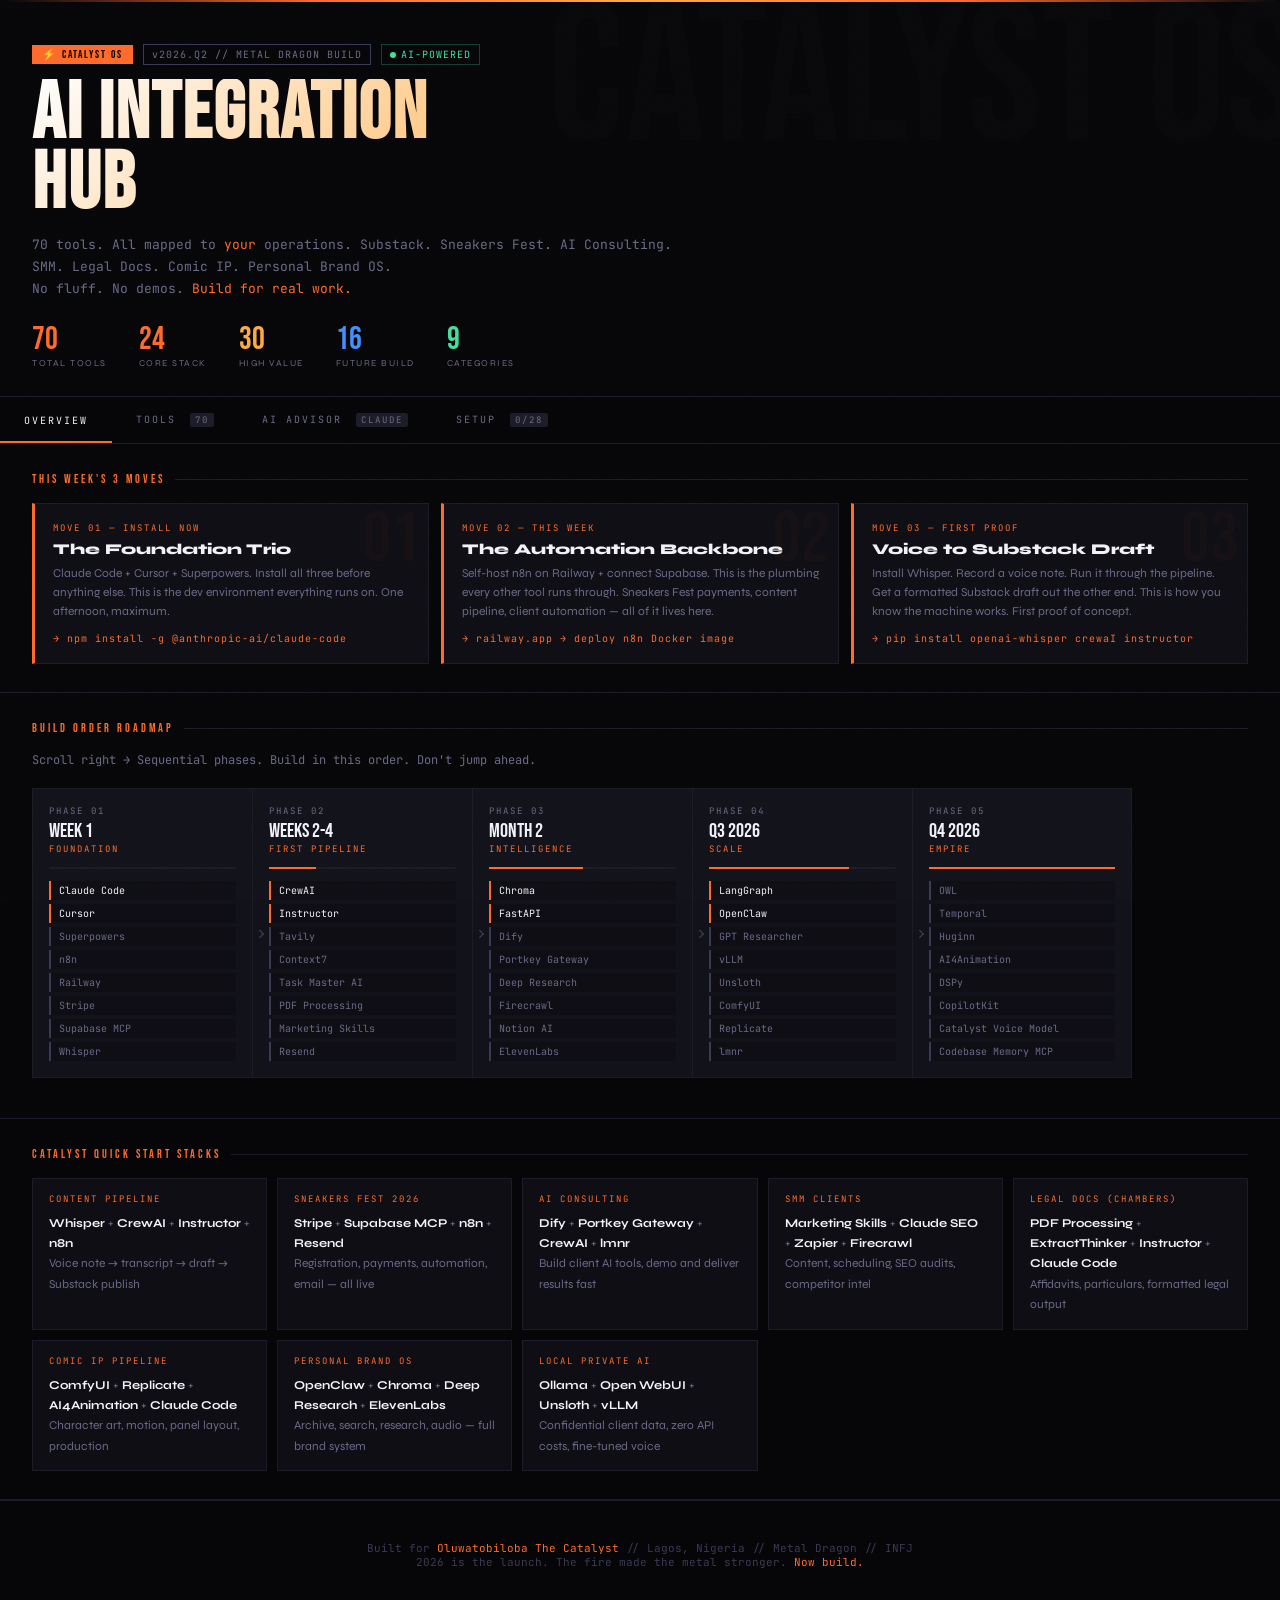
<file: web/ai-hub.html>
<!DOCTYPE html>
<html lang="en">
<head>
<meta charset="UTF-8">
<meta name="viewport" content="width=device-width, initial-scale=1.0">
<title>CATALYST OS — AI Integration Hub v2.0</title>
<link href="https://fonts.googleapis.com/css2?family=Bebas+Neue&family=JetBrains+Mono:wght@400;700&family=Syne:wght@400;600;700;800&display=swap" rel="stylesheet">
<style>
:root {
  --bg:#060608; --surface:#0e0e14; --card:#12121a; --border:#1c1c28;
  --border-hot:#ff6b2b; --orange:#ff6b2b; --amber:#ffaa40; --gold:#e8c84a;
  --text:#f2f2f8; --muted:#6a6a88; --dim:#3a3a55;
  --green:#40e0a0; --blue:#4090ff; --purple:#9060ff; --red:#ff4455;
}
*{margin:0;padding:0;box-sizing:border-box;}
body{background:var(--bg);color:var(--text);font-family:'Syne',sans-serif;min-height:100vh;overflow-x:hidden;}
body::before{content:'';position:fixed;top:0;left:0;right:0;height:2px;background:linear-gradient(90deg,transparent,var(--orange),var(--amber),var(--orange),transparent);z-index:9999;}
body::after{content:'';position:fixed;inset:0;pointer-events:none;z-index:9998;background-image:url("data:image/svg+xml,%3Csvg viewBox='0 0 200 200' xmlns='http://www.w3.org/2000/svg'%3E%3Cfilter id='n'%3E%3CfeTurbulence type='fractalNoise' baseFrequency='0.85' numOctaves='4' stitchTiles='stitch'/%3E%3C/filter%3E%3Crect width='100%25' height='100%25' filter='url(%23n)'/%3E%3C/svg%3E");background-size:180px;opacity:0.025;}

/* HEADER */
.header{padding:44px 32px 28px;border-bottom:1px solid var(--border);position:relative;overflow:hidden;}
.header::after{content:'CATALYST OS';position:absolute;right:-20px;top:-20px;font-family:'Bebas Neue';font-size:200px;color:#ffffff03;line-height:1;pointer-events:none;white-space:nowrap;user-select:none;}
.header-meta{display:flex;align-items:center;gap:10px;margin-bottom:14px;flex-wrap:wrap;}
.logo-tag{background:var(--orange);color:#000;font-family:'Bebas Neue';font-size:11px;padding:3px 10px;letter-spacing:2px;}
.version-tag{border:1px solid var(--dim);color:var(--muted);font-family:'JetBrains Mono';font-size:10px;padding:3px 8px;letter-spacing:1px;}
.live-tag{border:1px solid #40e0a044;color:var(--green);font-family:'JetBrains Mono';font-size:10px;padding:3px 8px;letter-spacing:1px;display:flex;align-items:center;gap:5px;}
.live-dot{width:6px;height:6px;border-radius:50%;background:var(--green);animation:pulseLive 2s infinite;}
@keyframes pulseLive{0%,100%{opacity:1;}50%{opacity:0.4;}}
h1{font-family:'Bebas Neue';font-size:clamp(48px,9vw,80px);line-height:0.88;letter-spacing:2px;margin-bottom:14px;background:linear-gradient(135deg,#fff 0%,var(--amber) 55%,var(--orange) 100%);-webkit-background-clip:text;-webkit-text-fill-color:transparent;background-clip:text;}
.header-sub{font-size:13px;color:var(--muted);max-width:640px;font-family:'JetBrains Mono';line-height:1.7;}
.header-sub em{color:var(--orange);font-style:normal;}
.stats-row{display:flex;gap:32px;margin-top:24px;flex-wrap:wrap;}
.stat{display:flex;flex-direction:column;}
.stat-num{font-family:'Bebas Neue';font-size:32px;color:var(--orange);line-height:1;}
.stat-label{font-size:9px;color:var(--muted);letter-spacing:1.5px;text-transform:uppercase;margin-top:2px;}

/* TAB NAV */
.tab-nav{display:flex;border-bottom:1px solid var(--border);position:sticky;top:0;z-index:100;background:rgba(6,6,8,0.97);backdrop-filter:blur(16px);overflow-x:auto;scrollbar-width:none;}
.tab-nav::-webkit-scrollbar{display:none;}
.tab-btn{padding:16px 24px;background:none;border:none;cursor:pointer;font-family:'JetBrains Mono';font-size:10px;letter-spacing:2px;text-transform:uppercase;color:var(--muted);position:relative;transition:color 0.2s;white-space:nowrap;flex-shrink:0;}
.tab-btn::after{content:'';position:absolute;bottom:0;left:0;right:0;height:2px;background:var(--orange);transform:scaleX(0);transition:transform 0.25s;}
.tab-btn.active{color:var(--text);}
.tab-btn.active::after{transform:scaleX(1);}
.tab-btn:hover:not(.active){color:#a0a0c0;}
.tab-badge{display:inline-block;margin-left:6px;background:var(--border);color:var(--muted);font-size:9px;padding:1px 5px;border-radius:2px;}
.tab-btn.active .tab-badge{background:var(--orange);color:#000;}

/* TAB PANELS */
.tab-panel{display:none;animation:fadeUp 0.25s ease;}
.tab-panel.active{display:block;}
@keyframes fadeUp{from{opacity:0;transform:translateY(8px);}to{opacity:1;transform:none;}}

/* SECTION LABEL */
.section-label{font-family:'Bebas Neue';font-size:12px;letter-spacing:3px;color:var(--orange);margin-bottom:16px;display:flex;align-items:center;gap:10px;}
.section-label::after{content:'';flex:1;height:1px;background:var(--border);}

/* ═══ OVERVIEW ═══ */
.moves-section{padding:28px 32px;border-bottom:1px solid var(--border);}
.moves-grid{display:grid;grid-template-columns:repeat(auto-fit,minmax(260px,1fr));gap:12px;}
.move-card{background:var(--surface);border:1px solid var(--border);border-left:3px solid var(--orange);padding:18px;position:relative;overflow:hidden;}
.move-ghost{font-family:'Bebas Neue';font-size:72px;color:#ff6b2b08;position:absolute;right:8px;top:0;line-height:1;pointer-events:none;}
.move-num{font-size:9px;color:var(--orange);letter-spacing:2px;text-transform:uppercase;font-family:'JetBrains Mono';margin-bottom:6px;}
.move-title{font-family:'Syne';font-size:15px;font-weight:800;margin-bottom:6px;}
.move-desc{font-size:12px;color:var(--muted);line-height:1.6;}
.move-action{margin-top:10px;font-size:10px;color:var(--orange);font-family:'JetBrains Mono';letter-spacing:1px;}

/* ROADMAP */
.roadmap-section{padding:28px 32px;border-bottom:1px solid var(--border);}
.roadmap-scroll{overflow-x:auto;padding-bottom:8px;cursor:grab;-webkit-overflow-scrolling:touch;}
.roadmap-scroll:active{cursor:grabbing;}
.roadmap-scroll::-webkit-scrollbar{height:2px;}
.roadmap-scroll::-webkit-scrollbar-track{background:var(--border);}
.roadmap-scroll::-webkit-scrollbar-thumb{background:var(--dim);}
.roadmap-track{display:flex;gap:0;padding:4px 4px 4px 0;min-width:max-content;align-items:stretch;}
.roadmap-phase{width:220px;flex-shrink:0;border:1px solid var(--border);border-right:none;background:var(--card);padding:16px;position:relative;transition:background 0.2s;}
.roadmap-phase:last-child{border-right:1px solid var(--border);}
.roadmap-phase:hover{background:#12121e;}
.phase-arrow{position:absolute;right:-13px;top:50%;transform:translateY(-50%);z-index:1;font-size:18px;color:var(--dim);}
.phase-id{font-family:'JetBrains Mono';font-size:9px;color:var(--muted);letter-spacing:2px;margin-bottom:4px;}
.phase-time{font-family:'Bebas Neue';font-size:20px;line-height:1;margin-bottom:2px;}
.phase-title{font-size:9px;color:var(--orange);letter-spacing:2px;text-transform:uppercase;font-family:'JetBrains Mono';margin-bottom:12px;}
.phase-bar-wrap{height:2px;background:var(--border);margin-bottom:12px;}
.phase-bar-fill{height:100%;background:var(--orange);transition:width 1s ease;}
.phase-tools-list{display:flex;flex-direction:column;gap:4px;}
.phase-tool-item{font-size:10px;padding:3px 8px;background:var(--surface);border-left:2px solid var(--dim);color:var(--muted);font-family:'JetBrains Mono';}
.phase-tool-item.is-core{border-left-color:var(--orange);color:var(--text);}

/* STACKS */
.stacks-section{padding:28px 32px;border-bottom:1px solid var(--border);}
.stack-grid{display:grid;grid-template-columns:repeat(auto-fill,minmax(220px,1fr));gap:10px;}
.stack-card{background:var(--surface);border:1px solid var(--border);padding:14px 16px;}
.stack-role{font-size:9px;color:var(--orange);letter-spacing:2px;text-transform:uppercase;margin-bottom:8px;font-family:'JetBrains Mono';}
.stack-tools-txt{font-size:12px;color:var(--muted);line-height:1.7;}
.stack-tools-txt strong{color:var(--text);}

/* ═══ TOOLS ═══ */
.controls{padding:16px 32px;border-bottom:1px solid var(--border);display:flex;flex-direction:column;gap:12px;position:sticky;top:49px;z-index:50;background:rgba(6,6,8,0.96);backdrop-filter:blur(12px);}
.search-box{position:relative;}
.search-box input{width:100%;background:var(--surface);border:1px solid var(--border);color:var(--text);font-family:'JetBrains Mono';font-size:13px;padding:11px 16px 11px 40px;outline:none;transition:border-color 0.2s;border-radius:0;}
.search-box input:focus{border-color:var(--orange);}
.search-box::before{content:'⌕';position:absolute;left:14px;top:50%;transform:translateY(-50%);color:var(--muted);font-size:18px;z-index:1;}
.filter-row{display:flex;gap:6px;flex-wrap:wrap;align-items:center;}
.filter-btn{padding:5px 12px;border:1px solid var(--border);background:transparent;color:var(--muted);font-family:'Syne';font-size:11px;font-weight:600;cursor:pointer;transition:all 0.15s;text-transform:uppercase;letter-spacing:0.5px;}
.filter-btn:hover{border-color:var(--dim);color:var(--text);}
.filter-btn.active{background:var(--orange);border-color:var(--orange);color:#000;}
.priority-row{display:flex;gap:6px;flex-wrap:wrap;}
.p-btn{padding:4px 11px;border:1px solid transparent;font-family:'JetBrains Mono';font-size:9px;cursor:pointer;transition:all 0.15s;letter-spacing:1px;text-transform:uppercase;background:transparent;}
.p-btn.all{border-color:var(--dim);color:var(--muted);}
.p-btn.all.active{border-color:var(--text);color:var(--text);}
.p-btn.core{border-color:#ff6b2b40;color:var(--orange);}
.p-btn.core.active{background:var(--orange);color:#000;}
.p-btn.high{border-color:#ffaa4040;color:var(--amber);}
.p-btn.high.active{background:var(--amber);color:#000;}
.p-btn.future{border-color:#4090ff40;color:var(--blue);}
.p-btn.future.active{background:var(--blue);color:#000;}
.results-count{font-family:'JetBrains Mono';font-size:10px;color:var(--muted);margin-left:auto;align-self:center;}

.grid-section{padding:24px 32px;}
.tools-grid{display:grid;grid-template-columns:repeat(auto-fill,minmax(300px,1fr));gap:12px;}
.tool-card{background:var(--card);border:1px solid var(--border);padding:16px;position:relative;cursor:pointer;transition:all 0.2s;overflow:hidden;animation:cardIn 0.35s ease both;}
@keyframes cardIn{from{opacity:0;transform:translateY(10px);}to{opacity:1;transform:none;}}
.tool-card::before{content:'';position:absolute;top:0;left:0;right:0;height:2px;}
.tool-card.priority-core::before{background:var(--orange);}
.tool-card.priority-high::before{background:var(--amber);}
.tool-card.priority-future::before{background:var(--blue);opacity:0.5;}
.tool-card:hover{border-color:var(--dim);transform:translateY(-2px);box-shadow:0 8px 32px #00000050;}
.tool-card.hidden{display:none;}
.card-top{display:flex;justify-content:space-between;align-items:flex-start;margin-bottom:10px;}
.card-num{font-family:'Bebas Neue';font-size:22px;color:var(--dim);line-height:1;}
.card-badges{display:flex;gap:5px;align-items:center;flex-wrap:wrap;justify-content:flex-end;}
.cat-badge{font-family:'JetBrains Mono';font-size:8px;padding:2px 6px;letter-spacing:1px;text-transform:uppercase;border:1px solid;}
.cat-coding{border-color:#9060ff44;color:var(--purple);}
.cat-agents{border-color:#ff6b2b44;color:var(--orange);}
.cat-mcp{border-color:#40e0a044;color:var(--green);}
.cat-skills{border-color:#e8c84a44;color:var(--gold);}
.cat-local{border-color:#6a6a8844;color:var(--muted);}
.cat-automation{border-color:#4090ff44;color:var(--blue);}
.cat-data{border-color:#ffaa4044;color:var(--amber);}
.cat-infra{border-color:#40e0a044;color:#40b0c0;}
.cat-learning{border-color:#e8c84a44;color:var(--gold);}
.priority-dot{width:7px;height:7px;border-radius:50%;flex-shrink:0;}
.priority-dot.core{background:var(--orange);box-shadow:0 0 6px var(--orange);}
.priority-dot.high{background:var(--amber);}
.priority-dot.future{background:var(--blue);}
.tool-name{font-family:'Syne';font-size:15px;font-weight:800;color:var(--text);margin-bottom:3px;}
.tool-tagline{font-size:11px;color:var(--muted);margin-bottom:12px;line-height:1.4;}
.divider{height:1px;background:var(--border);margin-bottom:10px;}
.catalyst-label{font-size:8px;font-family:'JetBrains Mono';color:var(--orange);letter-spacing:2px;text-transform:uppercase;margin-bottom:5px;}
.catalyst-use{font-size:12px;color:#c0c0d8;line-height:1.6;}
.card-footer{margin-top:12px;display:flex;justify-content:space-between;align-items:center;}
.priority-label{font-family:'JetBrains Mono';font-size:8px;letter-spacing:1px;text-transform:uppercase;}
.priority-label.core{color:var(--orange);}
.priority-label.high{color:var(--amber);}
.priority-label.future{color:var(--blue);}
.action-hint{font-size:9px;color:var(--dim);font-family:'JetBrains Mono';}
.no-results{text-align:center;padding:60px;color:var(--dim);font-family:'JetBrains Mono';font-size:13px;display:none;}
.no-results.visible{display:block;}

/* ═══ AI ADVISOR ═══ */
.advisor-section{padding:32px;max-width:900px;}
.advisor-title{font-family:'Bebas Neue';font-size:42px;margin-bottom:6px;}
.advisor-subtitle{font-size:13px;color:var(--muted);font-family:'JetBrains Mono';line-height:1.7;max-width:620px;margin-bottom:28px;}
.advisor-input-area{background:var(--surface);border:1px solid var(--border);padding:20px;margin-bottom:16px;transition:border-color 0.2s;}
.advisor-input-area:focus-within{border-color:var(--orange);}
.advisor-prompt-label{font-size:9px;color:var(--orange);letter-spacing:2px;text-transform:uppercase;font-family:'JetBrains Mono';margin-bottom:10px;}
.advisor-textarea{width:100%;background:none;border:none;outline:none;color:var(--text);font-family:'JetBrains Mono';font-size:13px;line-height:1.7;resize:none;min-height:90px;}
.advisor-textarea::placeholder{color:var(--dim);}
.advisor-controls{display:flex;gap:10px;align-items:center;flex-wrap:wrap;margin-top:12px;}
.key-input{background:var(--card);border:1px solid var(--border);color:var(--muted);font-family:'JetBrains Mono';font-size:10px;padding:8px 12px;outline:none;flex:1;min-width:200px;max-width:320px;transition:border-color 0.2s;}
.key-input:focus{border-color:var(--dim);}
.advisor-btn{padding:10px 28px;background:var(--orange);border:none;color:#000;font-family:'Bebas Neue';font-size:17px;letter-spacing:2px;cursor:pointer;transition:all 0.15s;flex-shrink:0;}
.advisor-btn:hover{background:var(--amber);}
.advisor-btn:disabled{background:var(--dim);cursor:not-allowed;}
.advisor-hint{font-size:10px;color:var(--dim);font-family:'JetBrains Mono';width:100%;}
.examples-row{margin-bottom:24px;}
.ex-label{font-size:9px;color:var(--muted);letter-spacing:2px;text-transform:uppercase;font-family:'JetBrains Mono';margin-bottom:10px;}
.ex-chips{display:flex;gap:8px;flex-wrap:wrap;}
.ex-chip{padding:5px 12px;border:1px solid var(--border);font-size:11px;color:var(--muted);cursor:pointer;font-family:'JetBrains Mono';transition:all 0.15s;}
.ex-chip:hover{border-color:var(--orange);color:var(--text);}
.advisor-loading{display:none;padding:40px;text-align:center;}
.advisor-loading.visible{display:block;}
.loading-text{font-family:'JetBrains Mono';font-size:13px;color:var(--orange);letter-spacing:2px;}
.dot{display:inline-block;animation:blink 1.4s infinite;}
.dot:nth-child(2){animation-delay:0.2s;}
.dot:nth-child(3){animation-delay:0.4s;}
@keyframes blink{0%,80%,100%{opacity:0;}40%{opacity:1;}}
.advisor-result{display:none;}
.advisor-result.visible{display:block;animation:fadeUp 0.3s ease;}
.result-problem-bar{display:flex;align-items:center;gap:10px;margin-bottom:20px;padding-bottom:14px;border-bottom:1px solid var(--border);}
.result-tag{background:var(--orange);color:#000;font-family:'Bebas Neue';font-size:11px;padding:3px 10px;letter-spacing:2px;flex-shrink:0;}
.result-problem-txt{font-size:11px;color:var(--muted);font-family:'JetBrains Mono';line-height:1.5;}
.recommended-grid{display:grid;grid-template-columns:repeat(auto-fill,minmax(240px,1fr));gap:10px;margin-bottom:16px;}
.rec-card{background:var(--surface);border:1px solid var(--border);border-top:2px solid var(--orange);padding:14px;}
.rec-name{font-family:'Syne';font-size:14px;font-weight:800;margin-bottom:5px;}
.rec-reason{font-size:11px;color:var(--muted);line-height:1.6;font-family:'JetBrains Mono';}
.result-workflow{background:var(--surface);border:1px solid var(--border);border-left:3px solid var(--orange);padding:16px;margin-bottom:12px;}
.result-wf-label{font-size:9px;color:var(--orange);letter-spacing:2px;text-transform:uppercase;font-family:'JetBrains Mono';margin-bottom:8px;}
.result-wf-text{font-size:13px;color:#c8c8e0;line-height:1.7;}
.result-first{background:#ff6b2b0e;border:1px solid #ff6b2b28;padding:16px;}
.result-first-label{font-size:9px;color:var(--orange);letter-spacing:2px;text-transform:uppercase;font-family:'JetBrains Mono';margin-bottom:6px;}
.result-first-text{font-size:13px;color:var(--text);font-family:'JetBrains Mono';line-height:1.5;}
.advisor-error{background:#ff44550e;border:1px solid #ff445530;padding:16px;font-family:'JetBrains Mono';font-size:12px;color:#ff8899;line-height:1.6;display:none;}
.advisor-error.visible{display:block;}

/* ═══ SETUP ═══ */
.setup-section{padding:32px;max-width:820px;}
.setup-title{font-family:'Bebas Neue';font-size:42px;margin-bottom:6px;}
.setup-subtitle{font-size:13px;color:var(--muted);font-family:'JetBrains Mono';line-height:1.7;max-width:600px;margin-bottom:24px;}
.setup-progress-card{background:var(--surface);border:1px solid var(--border);padding:16px;margin-bottom:24px;}
.progress-top{display:flex;justify-content:space-between;align-items:center;margin-bottom:10px;}
.progress-label{font-size:9px;color:var(--muted);letter-spacing:2px;text-transform:uppercase;font-family:'JetBrains Mono';}
.progress-count{font-family:'Bebas Neue';font-size:22px;color:var(--orange);}
.progress-bar{height:3px;background:var(--border);}
.progress-fill{height:100%;background:var(--orange);transition:width 0.4s ease;}
.days-list{display:flex;flex-direction:column;gap:10px;}
.day-block{background:var(--card);border:1px solid var(--border);overflow:hidden;}
.day-header{padding:14px 16px;display:flex;align-items:center;gap:12px;cursor:pointer;transition:background 0.15s;user-select:none;}
.day-header:hover{background:var(--surface);}
.day-num{font-family:'Bebas Neue';font-size:30px;color:var(--dim);line-height:1;min-width:34px;}
.day-info{flex:1;}
.day-title{font-family:'Syne';font-size:14px;font-weight:700;}
.day-subtitle{font-size:10px;color:var(--muted);font-family:'JetBrains Mono';margin-top:2px;}
.day-mini-progress{font-size:10px;color:var(--orange);font-family:'JetBrains Mono';margin-top:1px;}
.day-chevron{color:var(--dim);font-size:14px;transition:transform 0.2s;flex-shrink:0;}
.day-block.open .day-chevron{transform:rotate(180deg);}
.day-items{display:none;padding:4px 16px 14px;}
.day-block.open .day-items{display:flex;flex-direction:column;gap:2px;}
.check-item{display:flex;align-items:flex-start;gap:10px;cursor:pointer;padding:8px;transition:background 0.15s;border-radius:2px;}
.check-item:hover{background:var(--surface);}
.check-box{width:16px;height:16px;border:1px solid var(--dim);flex-shrink:0;display:flex;align-items:center;justify-content:center;margin-top:1px;transition:all 0.15s;}
.check-item.done .check-box{background:var(--orange);border-color:var(--orange);}
.check-item.done .check-box::after{content:'✓';font-size:10px;color:#000;font-weight:bold;}
.check-item.done .check-text{color:var(--muted);text-decoration:line-through;text-decoration-color:var(--dim);}
.check-text{font-size:12px;color:#c8c8e0;line-height:1.5;}
.check-sub{font-size:10px;color:var(--dim);font-family:'JetBrains Mono';margin-top:1px;}
.reset-btn{margin-top:20px;padding:8px 20px;background:none;border:1px solid var(--border);color:var(--muted);font-family:'JetBrains Mono';font-size:10px;cursor:pointer;transition:all 0.15s;letter-spacing:1px;}
.reset-btn:hover{border-color:var(--red);color:var(--red);}

/* MODAL */
.modal-overlay{position:fixed;inset:0;background:rgba(0,0,0,0.88);z-index:500;display:none;align-items:center;justify-content:center;padding:20px;}
.modal-overlay.open{display:flex;}
.modal{background:var(--card);border:1px solid var(--border-hot);max-width:560px;width:100%;max-height:88vh;overflow-y:auto;animation:modalIn 0.2s ease;}
@keyframes modalIn{from{opacity:0;transform:scale(0.95);}to{opacity:1;transform:none;}}
.modal-header{padding:20px;border-bottom:1px solid var(--border);position:sticky;top:0;background:var(--card);z-index:1;display:flex;justify-content:space-between;align-items:flex-start;}
.modal-close{background:none;border:none;color:var(--muted);cursor:pointer;font-size:20px;line-height:1;padding:0;transition:color 0.15s;}
.modal-close:hover{color:var(--text);}
.modal-body{padding:20px;}
.modal-sec{margin-bottom:20px;}
.modal-sec-title{font-size:9px;color:var(--orange);letter-spacing:2px;text-transform:uppercase;font-family:'JetBrains Mono';margin-bottom:8px;}
.modal-text{font-size:13px;color:#c8c8e0;line-height:1.7;}
.wf-step{display:flex;gap:10px;padding:8px 0;border-bottom:1px solid var(--border);font-size:12px;}
.wf-step:last-child{border-bottom:none;}
.wf-step-num{color:var(--orange);font-family:'JetBrains Mono';font-weight:700;flex-shrink:0;}
.wf-step-txt{color:#c8c8e0;line-height:1.5;font-family:'JetBrains Mono';}

footer{padding:40px 32px;border-top:1px solid var(--border);text-align:center;font-family:'JetBrains Mono';font-size:11px;color:var(--dim);}
footer span{color:var(--orange);}
::-webkit-scrollbar{width:3px;height:3px;}
::-webkit-scrollbar-track{background:var(--bg);}
::-webkit-scrollbar-thumb{background:var(--dim);}

/* RESPONSIVE */
@media(max-width:768px){
  .header{padding:32px 20px 20px;}
  h1{font-size:clamp(40px,10vw,60px);}
  .stats-row{gap:20px;}
  .moves-section,.roadmap-section,.stacks-section,.grid-section,.advisor-section,.setup-section{padding:20px;}
  .controls{padding:14px 20px;top:48px;}
  .tools-grid{grid-template-columns:1fr;}
  .advisor-section,.setup-section{max-width:100%;}
}
@media(max-width:480px){
  .header{padding:24px 16px 16px;}
  .moves-section,.roadmap-section,.stacks-section,.grid-section,.advisor-section,.setup-section{padding:16px;}
  .controls{padding:12px 16px;}
  .tab-btn{padding:14px 16px;font-size:9px;}
  .key-input{min-width:100%;max-width:100%;}
}
</style>
</head>
<body>

<!-- HEADER -->
<header class="header">
  <div class="header-meta">
    <span class="logo-tag">⚡ CATALYST OS</span>
    <span class="version-tag">v2026.Q2 // METAL DRAGON BUILD</span>
    <span class="live-tag"><span class="live-dot"></span>AI-POWERED</span>
  </div>
  <h1>AI INTEGRATION<br>HUB</h1>
  <p class="header-sub">
    70 tools. All mapped to <em>your</em> operations. Substack. Sneakers Fest. AI Consulting. SMM. Legal Docs. Comic IP. Personal Brand OS.<br>
    No fluff. No demos. <em>Build for real work.</em>
  </p>
  <div class="stats-row">
    <div class="stat"><span class="stat-num" data-counter="70">70</span><span class="stat-label">Total Tools</span></div>
    <div class="stat"><span class="stat-num" data-counter="24" style="color:var(--orange)">24</span><span class="stat-label">Core Stack</span></div>
    <div class="stat"><span class="stat-num" data-counter="30" style="color:var(--amber)">30</span><span class="stat-label">High Value</span></div>
    <div class="stat"><span class="stat-num" data-counter="16" style="color:var(--blue)">16</span><span class="stat-label">Future Build</span></div>
    <div class="stat"><span class="stat-num" data-counter="9" style="color:var(--green)">9</span><span class="stat-label">Categories</span></div>
  </div>
</header>

<!-- TAB NAV -->
<nav class="tab-nav">
  <button class="tab-btn active" data-tab="overview" onclick="switchTab('overview',this)">OVERVIEW</button>
  <button class="tab-btn" data-tab="tools" onclick="switchTab('tools',this)">TOOLS <span class="tab-badge">70</span></button>
  <button class="tab-btn" data-tab="advisor" onclick="switchTab('advisor',this)">AI ADVISOR <span class="tab-badge">CLAUDE</span></button>
  <button class="tab-btn" data-tab="setup" onclick="switchTab('setup',this)">SETUP <span class="tab-badge" id="checkBadge">0/28</span></button>
</nav>

<!-- ═══ TAB: OVERVIEW ═══ -->
<div class="tab-panel active" id="tab-overview">

  <!-- This Week's Moves -->
  <section class="moves-section">
    <div class="section-label">THIS WEEK'S 3 MOVES</div>
    <div class="moves-grid">
      <div class="move-card">
        <div class="move-ghost">01</div>
        <div class="move-num">MOVE 01 — INSTALL NOW</div>
        <div class="move-title">The Foundation Trio</div>
        <div class="move-desc">Claude Code + Cursor + Superpowers. Install all three before anything else. This is the dev environment everything runs on. One afternoon, maximum.</div>
        <div class="move-action">→ npm install -g @anthropic-ai/claude-code</div>
      </div>
      <div class="move-card">
        <div class="move-ghost">02</div>
        <div class="move-num">MOVE 02 — THIS WEEK</div>
        <div class="move-title">The Automation Backbone</div>
        <div class="move-desc">Self-host n8n on Railway + connect Supabase. This is the plumbing every other tool runs through. Sneakers Fest payments, content pipeline, client automation — all of it lives here.</div>
        <div class="move-action">→ railway.app → deploy n8n Docker image</div>
      </div>
      <div class="move-card">
        <div class="move-ghost">03</div>
        <div class="move-num">MOVE 03 — FIRST PROOF</div>
        <div class="move-title">Voice to Substack Draft</div>
        <div class="move-desc">Install Whisper. Record a voice note. Run it through the pipeline. Get a formatted Substack draft out the other end. This is how you know the machine works. First proof of concept.</div>
        <div class="move-action">→ pip install openai-whisper crewaI instructor</div>
      </div>
    </div>
  </section>

  <!-- Build Order Roadmap -->
  <section class="roadmap-section">
    <div class="section-label">BUILD ORDER ROADMAP</div>
    <p style="font-size:12px;color:var(--muted);font-family:'JetBrains Mono';margin-bottom:16px;">Scroll right → Sequential phases. Build in this order. Don't jump ahead.</p>
    <div class="roadmap-scroll" id="roadmapScroll">
      <div class="roadmap-track" id="roadmapTrack"></div>
    </div>
  </section>

  <!-- Quick Start Stacks -->
  <section class="stacks-section">
    <div class="section-label">CATALYST QUICK START STACKS</div>
    <div class="stack-grid">
      <div class="stack-card">
        <div class="stack-role">Content Pipeline</div>
        <div class="stack-tools-txt"><strong>Whisper</strong> + <strong>CrewAI</strong> + <strong>Instructor</strong> + <strong>n8n</strong><br>Voice note → transcript → draft → Substack publish</div>
      </div>
      <div class="stack-card">
        <div class="stack-role">Sneakers Fest 2026</div>
        <div class="stack-tools-txt"><strong>Stripe</strong> + <strong>Supabase MCP</strong> + <strong>n8n</strong> + <strong>Resend</strong><br>Registration, payments, automation, email — all live</div>
      </div>
      <div class="stack-card">
        <div class="stack-role">AI Consulting</div>
        <div class="stack-tools-txt"><strong>Dify</strong> + <strong>Portkey Gateway</strong> + <strong>CrewAI</strong> + <strong>lmnr</strong><br>Build client AI tools, demo and deliver results fast</div>
      </div>
      <div class="stack-card">
        <div class="stack-role">SMM Clients</div>
        <div class="stack-tools-txt"><strong>Marketing Skills</strong> + <strong>Claude SEO</strong> + <strong>Zapier</strong> + <strong>Firecrawl</strong><br>Content, scheduling, SEO audits, competitor intel</div>
      </div>
      <div class="stack-card">
        <div class="stack-role">Legal Docs (Chambers)</div>
        <div class="stack-tools-txt"><strong>PDF Processing</strong> + <strong>ExtractThinker</strong> + <strong>Instructor</strong> + <strong>Claude Code</strong><br>Affidavits, particulars, formatted legal output</div>
      </div>
      <div class="stack-card">
        <div class="stack-role">Comic IP Pipeline</div>
        <div class="stack-tools-txt"><strong>ComfyUI</strong> + <strong>Replicate</strong> + <strong>AI4Animation</strong> + <strong>Claude Code</strong><br>Character art, motion, panel layout, production</div>
      </div>
      <div class="stack-card">
        <div class="stack-role">Personal Brand OS</div>
        <div class="stack-tools-txt"><strong>OpenClaw</strong> + <strong>Chroma</strong> + <strong>Deep Research</strong> + <strong>ElevenLabs</strong><br>Archive, search, research, audio — full brand system</div>
      </div>
      <div class="stack-card">
        <div class="stack-role">Local Private AI</div>
        <div class="stack-tools-txt"><strong>Ollama</strong> + <strong>Open WebUI</strong> + <strong>Unsloth</strong> + <strong>vLLM</strong><br>Confidential client data, zero API costs, fine-tuned voice</div>
      </div>
    </div>
  </section>

</div><!-- /tab-overview -->

<!-- ═══ TAB: TOOLS ═══ -->
<div class="tab-panel" id="tab-tools">
  <div class="controls">
    <div class="search-box">
      <input type="text" id="searchInput" placeholder="Search tools, workflows, use cases..." oninput="filterTools()">
    </div>
    <div style="display:flex;gap:8px;flex-wrap:wrap;align-items:center;">
      <div class="filter-row" id="catFilters">
        <button class="filter-btn active" onclick="setCat('all',this)">ALL</button>
        <button class="filter-btn" onclick="setCat('coding',this)">CODING</button>
        <button class="filter-btn" onclick="setCat('agents',this)">AGENTS</button>
        <button class="filter-btn" onclick="setCat('mcp',this)">MCP</button>
        <button class="filter-btn" onclick="setCat('skills',this)">SKILLS</button>
        <button class="filter-btn" onclick="setCat('local',this)">LOCAL AI</button>
        <button class="filter-btn" onclick="setCat('automation',this)">AUTOMATION</button>
        <button class="filter-btn" onclick="setCat('data',this)">DATA/RAG</button>
        <button class="filter-btn" onclick="setCat('infra',this)">INFRA</button>
        <button class="filter-btn" onclick="setCat('learning',this)">LEARNING</button>
      </div>
      <span class="results-count" id="resultsCount">70 tools</span>
    </div>
    <div class="priority-row">
      <button class="p-btn all active" onclick="setPri('all',this)">ALL PRIORITY</button>
      <button class="p-btn core" onclick="setPri('core',this)">● CORE — USE NOW</button>
      <button class="p-btn high" onclick="setPri('high',this)">● HIGH — 30 DAYS</button>
      <button class="p-btn future" onclick="setPri('future',this)">● FUTURE — Q3/Q4</button>
    </div>
  </div>
  <div class="grid-section">
    <div class="section-label" style="margin-bottom:20px;">ALL 70 TOOLS — CATALYST MAPPED</div>
    <div class="tools-grid" id="toolsGrid"></div>
    <div class="no-results" id="noResults">No tools match. Try a different search.</div>
  </div>
</div><!-- /tab-tools -->

<!-- ═══ TAB: AI ADVISOR ═══ -->
<div class="tab-panel" id="tab-advisor">
  <div class="advisor-section">
    <div class="advisor-title">AI STACK ADVISOR</div>
    <p class="advisor-subtitle">Describe a problem or workflow. Claude picks the exact tools from your 70-tool arsenal and maps a specific implementation plan. No generic recommendations. Everything tied to Catalyst OS operations.</p>
    
    <div class="examples-row">
      <div class="ex-label">EXAMPLE QUERIES — CLICK TO USE</div>
      <div class="ex-chips">
        <span class="ex-chip" onclick="useExample(this)">Automate my voice note to Substack pipeline</span>
        <span class="ex-chip" onclick="useExample(this)">Build Sneakers Fest ticket registration + payments</span>
        <span class="ex-chip" onclick="useExample(this)">Automate legal doc formatting for chambers</span>
        <span class="ex-chip" onclick="useExample(this)">Research workflow for The Great Sabotage articles</span>
        <span class="ex-chip" onclick="useExample(this)">Set up SMM automation for my retainer clients</span>
        <span class="ex-chip" onclick="useExample(this)">Generate visual assets for the Catalyst OS comic</span>
      </div>
    </div>

    <div class="advisor-input-area">
      <div class="advisor-prompt-label">DESCRIBE YOUR PROBLEM OR GOAL</div>
      <textarea class="advisor-textarea" id="advisorInput" placeholder="e.g. I want to turn voice notes into finished Substack articles automatically without touching a keyboard..."></textarea>
      <div class="advisor-controls">
        <input type="password" class="key-input" id="apiKeyInput" placeholder="Anthropic API key (sk-ant-...) — leave blank in Claude.ai">
        <button class="advisor-btn" id="advisorBtn" onclick="getAdvice()">GET STACK →</button>
        <span class="advisor-hint">Works natively in Claude.ai. For local use, add your API key above.</span>
      </div>
    </div>

    <div class="advisor-loading" id="advisorLoading">
      <div class="loading-text">ANALYZING YOUR OPERATION<span class="dot">.</span><span class="dot">.</span><span class="dot">.</span></div>
    </div>
    <div class="advisor-error" id="advisorError"></div>
    <div class="advisor-result" id="advisorResult"></div>
  </div>
</div><!-- /tab-advisor -->

<!-- ═══ TAB: SETUP ═══ -->
<div class="tab-panel" id="tab-setup">
  <div class="setup-section">
    <div class="setup-title">7-DAY SETUP PROTOCOL</div>
    <p class="setup-subtitle">Day-by-day build sequence. Complete in order. Each day is ~2-3 hours of actual work. By day 7, Catalyst OS is live and generating output.</p>
    <div class="setup-progress-card">
      <div class="progress-top">
        <span class="progress-label">SETUP PROGRESS</span>
        <span class="progress-count" id="progressCount">0 / 28</span>
      </div>
      <div class="progress-bar"><div class="progress-fill" id="progressFill" style="width:0%"></div></div>
    </div>
    <div class="days-list" id="daysList"></div>
    <button class="reset-btn" onclick="resetChecklist()">RESET CHECKLIST</button>
  </div>
</div><!-- /tab-setup -->

<!-- MODAL -->
<div class="modal-overlay" id="modalOverlay" onclick="closeModal(event)">
  <div class="modal" id="modal">
    <div class="modal-header">
      <div>
        <div id="modalMeta" style="font-family:'JetBrains Mono';font-size:10px;color:var(--muted);margin-bottom:4px;letter-spacing:1px;"></div>
        <div id="modalName" style="font-family:'Syne';font-size:22px;font-weight:800;"></div>
        <div id="modalTagline" style="font-size:12px;color:var(--muted);margin-top:2px;"></div>
      </div>
      <button class="modal-close" onclick="document.getElementById('modalOverlay').classList.remove('open')">✕</button>
    </div>
    <div class="modal-body" id="modalBody"></div>
  </div>
</div>

<footer>
  Built for <span>Oluwatobiloba The Catalyst</span> // Lagos, Nigeria // Metal Dragon // INFJ<br>
  2026 is the launch. The fire made the metal stronger. <span>Now build.</span>
</footer>

<script>
/* ═══════════════════════════════════════
   TOOLS DATABASE — 70 TOOLS
═══════════════════════════════════════ */
const TOOLS = [
  // CODING AGENTS & IDEs
  {id:1,name:"Claude Code",cat:"coding",tagline:"Terminal agent. 80.8% SWE-bench. The gold standard.",catalystUse:"Your primary code builder. Write the voice-to-content automation pipeline, generate Sneakers Fest ticketing scripts, build Python doc formatters for chambers, and develop Catalyst OS tools directly from the terminal. The foundation everything else builds on.",priority:"core",workflow:["npm install -g @anthropic-ai/claude-code","Use in any project folder — it reads your entire codebase","Task: 'Build an n8n webhook that receives audio and returns formatted Substack draft'","Iterate in the terminal without copy-pasting to chat boxes"]},
  {id:2,name:"Cursor",cat:"coding",tagline:"AI-first IDE. 8 parallel agents. Replaces VS Code.",catalystUse:"Write and iterate on all Catalyst OS automation scripts. Edit multiple files at once for SMM client dashboards. Use parallel agents to build Sneakers Fest landing page components simultaneously. This is where you spend most of your build time.",priority:"core",workflow:["Download Cursor IDE from cursor.com","Open any Catalyst OS project folder","Cmd+K to edit inline, Cmd+L to chat about the whole codebase","Run 8 agents in parallel for complex multi-file builds"]},
  {id:3,name:"Codex CLI",cat:"coding",tagline:"OpenAI terminal agent. Multi-step task execution.",catalystUse:"Backup terminal agent when Claude Code hits rate limits. Use for batch document processing — 'take this folder of voice transcripts, format each as a Substack article, output as .docx files'. Good fallback for long multi-step sequences.",priority:"high",workflow:["npm install -g @openai/codex","Use for file batch processing tasks","Good for long multi-step sequences that need persistence"]},
  {id:4,name:"Windsurf",cat:"coding",tagline:"Cascade agent. Flow-state coding. Zero interruption.",catalystUse:"Deep-build sessions on Catalyst OS infrastructure. When you need to stay in flow building complex systems without interruption — Cascade plans the full build before executing. Use for client AI app builds that span multiple files and services.",priority:"high",workflow:["Download Windsurf IDE","Activate Cascade for autonomous multi-step builds","Best for long sessions building client AI apps","Plans architecture first, then executes systematically"]},
  {id:5,name:"Devin",cat:"coding",tagline:"Most autonomous AI engineer. Full end-to-end builds.",catalystUse:"Complex autonomous builds — the Sneakers Fest full-stack web app including registration, payments, countdown, and vendor portal. Write a detailed PRD and let it build while you focus on strategy. Best for large greenfield projects.",priority:"future",workflow:["devin.ai — web-based platform","Write a detailed PRD for the target system","Assign: 'Build Sneakers Fest 2026 event website with Supabase backend'","Review, iterate, and ship"]},
  {id:6,name:"Aider",cat:"coding",tagline:"AI pair programming. Any LLM. 30K+ GitHub stars.",catalystUse:"Quick code fixes and iterations on existing Catalyst OS scripts. Open source — works with Claude, GPT, Gemini. Good for rapid single-file edits when you don't want to open a full IDE. Fast iteration tool.",priority:"high",workflow:["pip install aider-chat","aider --claude-sonnet or --gpt-4o","Pair code with any model on any file","Fast for quick single-file improvements"]},
  {id:7,name:"Superpowers",cat:"coding",tagline:"94K+ stars. AI interface supercharger. Install first.",catalystUse:"Browser extension that upgrades every AI interface you use. Adds prompt history, templates, and custom system prompts. Install on day one — it upgrades Claude.ai, ChatGPT, Gemini across all tabs simultaneously.",priority:"core",workflow:["Install from Chrome Web Store","Set Catalyst OS system prompt as default across all tools","Build prompt library: content drafts, legal formatting, SMM briefs","Use across all AI tools without re-entering context"]},
  // AGENT FRAMEWORKS
  {id:8,name:"OpenClaw",cat:"agents",tagline:"210K+ stars. Multi-channel personal agent backbone.",catalystUse:"Your Catalyst OS command center agent. Monitors Substack metrics, tracks Sneakers Fest registrations, manages your content calendar, and sends you daily briefings. Connect to n8n for action execution. This is the intelligence layer on top of all your data.",priority:"core",workflow:["Clone from GitHub: open-claw","Configure channels: email, Substack, social monitoring","Set up daily digest: Catalyst metrics, registrations, trending topics","Connect to n8n for automated action execution"]},
  {id:9,name:"LangGraph",cat:"agents",tagline:"Multi-agent graphs. 26K+ stars. Stateful pipelines.",catalystUse:"Build the content pipeline as a graph: Node 1 receives transcript, Node 2 generates Substack draft, Node 3 generates YouTube script, Node 4 generates Shorts script, Node 5 formats Word doc. Visual, stateful, recoverable — if it fails at step 4, it resumes there.",priority:"high",workflow:["pip install langgraph","Map your content pipeline as a graph — each node is one transformation","Add conditional logic: if transcript is under 500 words, skip YouTube long-form","Recoverable: failed runs resume from last checkpoint, not from scratch"]},
  {id:10,name:"CrewAI",cat:"agents",tagline:"Role-based agent teams. Your virtual AI workforce.",catalystUse:"Build your virtual content team: Content Director plans the piece, Researcher pulls context, Substack Writer drafts the article, SEO Editor optimizes, Social Manager writes platform posts. All running autonomously on every voice note. This is how you scale content without scaling effort.",priority:"core",workflow:["pip install crewai","Define agents: Content Director, Researcher, Writer, SEO Editor","Define tasks and assign to agents with specific goals","Set process: sequential or hierarchical","Run on voice note → get full content package output"]},
  {id:11,name:"AutoGPT",cat:"agents",tagline:"The original autonomous agent. Matured and stable.",catalystUse:"Automated background research — run AutoGPT to monitor Lagos sneaker market, track competitor Substack growth, compile weekly industry reports. Set it running and check results daily. Good for ongoing monitoring tasks that don't need human input.",priority:"high",workflow:["Clone AutoGPT from GitHub","Set goals: 'Monitor Lagos sneaker industry news daily and compile a brief'","Run on schedule via cron job","Review compiled output every morning"]},
  {id:12,name:"Dify",cat:"agents",tagline:"No-code LLM app builder. RAG + agents. Deploy instantly.",catalystUse:"Build and deliver AI tools to consulting clients without code on their end. Create 'Legal Doc Formatter' for chambers, 'Social Media Calendar Generator' for SMM clients, 'Event Brief Builder' for corporate clients. Deliver as a shareable web URL — they use it immediately.",priority:"core",workflow:["dify.ai — sign up free","New app → choose Agent type → connect Claude as model","Add knowledge base (client docs, brand guide)","Share the URL with the client — zero setup on their side"]},
  {id:13,name:"OWL",cat:"agents",tagline:"Tops GAIA benchmark. Multi-agent coordination at scale.",catalystUse:"Complex multi-agent coordination — when you need multiple agents working in parallel across different workflows. Content pipeline + event management + client reporting simultaneously. GAIA benchmark means it handles real-world messy tasks, not clean demos.",priority:"future",workflow:["Clone OWL from GitHub","Define coordinator agent + specialized worker agents","Assign parallel workstreams: content, event tracking, client reporting","Coordinator manages conflicts, prioritization, and dependencies"]},
  {id:14,name:"CopilotKit",cat:"agents",tagline:"Embed AI copilots inside your React apps.",catalystUse:"Embed an AI co-pilot into the Catalyst OS dashboard — type natural language commands inside your own tools. 'Add 3 new vendors to Sneakers Fest list' or 'Draft this week's Substack intro' from within your custom dashboard. Makes your tools conversational.",priority:"future",workflow:["npm install @copilotkit/react-core","Wrap your React app in CopilotKit provider","Add sidebar or popup copilot component","Define actions your copilot can perform within the app"]},
  {id:15,name:"pydantic-ai",cat:"agents",tagline:"Type-safe. Validated AI outputs. No broken deliverables.",catalystUse:"When building client deliverables via AI, pydantic-ai ensures structured, validated outputs — so Claude never returns a malformed document, broken JSON, or incomplete proposal. Critical for professional consulting work where output quality is your reputation.",priority:"high",workflow:["pip install pydantic-ai","Define output schema: SubstackArticle, ClientProposal, EventBrief","AI output is validated against schema before delivery","If invalid, auto-retries — your client never sees a broken output"]},
  // MCP SERVERS
  {id:16,name:"Tavily",cat:"mcp",tagline:"AI-native search. Clean LLM-ready data. No scraping noise.",catalystUse:"Research engine for Substack articles. When writing on Lagos entrepreneurship, sneaker culture, AI trends, or Islamic philosophy — returns clean, citation-ready data. Integrates directly with Claude Code so research happens in your terminal alongside your writing.",priority:"core",workflow:["Get API key at tavily.com","Add as MCP server in Claude Code or Cursor","Use in content research: 'Find 5 recent data points on Nigerian sneaker market growth'","Returns structured, LLM-ready results with source citations"]},
  {id:17,name:"Context7",cat:"mcp",tagline:"Live library docs. Zero hallucinated APIs.",catalystUse:"When building Catalyst OS tools, Claude references current docs for n8n, Supabase, FastAPI, Stripe, etc. instead of outdated training data. Eliminates the #1 cause of broken code: hallucinated method names and deprecated API calls. Add 'use context7' to every coding prompt.",priority:"core",workflow:["Add Context7 MCP server to Claude Code","Claude automatically fetches live docs for any library","Add 'use context7' to your prompts","Zero hallucinated method names or outdated parameters — ever"]},
  {id:18,name:"Task Master AI",cat:"mcp",tagline:"AI project manager. PRD to task breakdown. State persists.",catalystUse:"Write the Sneakers Fest 2026 PRD once — Task Master breaks it into 200+ granular dev tasks with dependencies and tracks completion across Claude Code sessions. Also manages Substack content calendar and consulting project timelines. State persists between sessions.",priority:"core",workflow:["Install Task Master AI MCP","Write your PRD: 'Sneakers Fest 2026 event platform with X Y Z requirements'","It generates a full task breakdown with dependencies","Track progress across Claude Code sessions — it remembers everything"]},
  {id:19,name:"MCP Playwright",cat:"mcp",tagline:"Browser automation via natural language. No Selenium.",catalystUse:"Automate repetitive browser tasks: fill vendor registration forms, post content across multiple social platforms, scrape competitor pricing, auto-schedule Instagram posts. You describe what to do in plain English and it controls the browser while you watch.",priority:"high",workflow:["Add Playwright MCP to Claude Code","Tell it: 'Go to Instagram, log in, post this caption with this image'","It controls the browser autonomously","Script repetitive form-filling for Sneakers Fest event management"]},
  {id:20,name:"Figma MCP",cat:"mcp",tagline:"Design files to production code. One step.",catalystUse:"Convert Catalyst OS brand designs directly to working React components — Sneakers Fest landing page, Substack cover graphics as HTML, social media post templates as web components. Design to pixel-perfect code without manual translation.",priority:"future",workflow:["Add Figma MCP in Cursor or Claude Code","Share Figma file link","'Convert this Figma component to a React component matching the design exactly'","Produces pixel-perfect code from your design files"]},
  {id:21,name:"Supabase MCP",cat:"mcp",tagline:"Database ops through natural language. No SQL needed.",catalystUse:"Manage Sneakers Fest registrations, vendor data, ticket sales, and client CRM in plain English. 'Show me all vendors who registered in the last 48 hours' or 'Update ticket count for early bird tier' — directly from your terminal while building.",priority:"core",workflow:["Set up Supabase project for Catalyst OS","Add Supabase MCP to Claude Code","Connect with your project URL and service key","Query your entire database in plain English from the terminal"]},
  {id:22,name:"GitHub MCP",cat:"mcp",tagline:"Issues, PRs, repos managed by AI agents.",catalystUse:"Manage all Catalyst OS code via AI — create issues from voice notes, review PRs, manage repos for Sneakers Fest website, Substack automation, and client tools. Your AI agents can open PRs, review code, and flag problems without you touching GitHub directly.",priority:"high",workflow:["Connect GitHub MCP to Claude Code","'Create a GitHub issue: Substack formatter breaks when voice note is under 2 minutes'","Agents can open PRs, review code, and merge approved changes","Full project management through natural language commands"]},
  {id:23,name:"fastmcp",cat:"mcp",tagline:"Build custom MCP servers in Python. Your own tools.",catalystUse:"Build proprietary MCPs for Catalyst-specific workflows — a CatalystContent MCP with tools for your exact Substack format, a SneakersFest MCP that knows all vendor and event data, a Chambers MCP with Nigerian legal document templates. Your own toolset, permanent.",priority:"future",workflow:["pip install fastmcp","Build custom tool with @mcp.tool decorator in Python","Deploy as MCP server","Connect to Claude Code — Claude now has access to YOUR proprietary tools"]},
  // CLAUDE SKILLS
  {id:24,name:"PDF Processing",cat:"skills",tagline:"Extract, merge, split, fill. Full PDF pipeline.",catalystUse:"Core skill for chambers work — extract data from uploaded legal documents, merge affidavits, split multi-party case files, fill form templates. Also use for reading vendor agreements and sponsor contracts for Sneakers Fest. Already available in your Claude Pro environment.",priority:"core",workflow:["Already available in Claude.ai Pro","Upload any PDF and ask for extraction, merging, splitting","Use for: chambers affidavits, sponsor contracts, event permits","Combine with Instructor for structured output from legal docs"]},
  {id:25,name:"Frontend Design",cat:"skills",tagline:"277K+ installs. Production-grade UI. No AI slop look.",catalystUse:"Build Catalyst OS branded interfaces — Sneakers Fest landing page, Substack custom elements, client-facing AI tool UIs. This skill forces Claude to produce visually distinctive, non-generic designs. The tool that built the interface you're reading right now.",priority:"core",workflow:["Already installed in your Claude environment","Ask for any UI component or page","Specify: 'Dark industrial aesthetic, orange accents, Lagos energy'","Produces production-grade designs — not AI template output"]},
  {id:26,name:"Skill Creator",cat:"skills",tagline:"Describe workflow. Get a custom skill in 5 min.",catalystUse:"Build custom Claude skills for YOUR exact workflows — a CatalystContent skill that knows your voice and Substack format, a ChambersDocs skill that knows Nigerian legal document conventions, a SneakersFest skill that knows your event structure. Permanent workflow optimization.",priority:"high",workflow:["Access Skill Creator in Claude","Describe workflow: 'Format voice transcripts into Substack articles with my specific style'","It generates a SKILL.md file","Install it — Claude performs that workflow at expert level every time"]},
  {id:27,name:"MCP Builder",cat:"skills",tagline:"Build MCP servers. Architecture + code in one shot.",catalystUse:"Use this skill to guide building of custom Catalyst OS MCP servers. The skill knows the patterns and best practices for reliable, production MCPs. Pairs with fastmcp for implementation. Use when you need Claude's help designing the architecture before writing any code.",priority:"future",workflow:["Active in Claude — use alongside fastmcp","'Build me an MCP server with tools for managing Sneakers Fest vendor list'","It designs the architecture and writes the Python code","Deploy and connect to your agents"]},
  {id:28,name:"Claude API Skill",cat:"skills",tagline:"8 language API quickstart. Production-ready code.",catalystUse:"When building client AI consulting products — this skill gives you production-ready Claude API integration code in Python, Node.js, and more. Use to build bespoke AI tools for chambers, SMM clients, and corporate consulting. Your fastest path from idea to deployable client tool.",priority:"core",workflow:["Active in Claude","'Build a Python script that takes a legal brief and returns formatted particulars of claim'","Get production-ready integration code immediately","Deploy as a client deliverable or internal tool"]},
  {id:29,name:"WebApp Testing",cat:"skills",tagline:"Playwright tests via plain English descriptions.",catalystUse:"Test Catalyst OS tools before handing to clients — 'Test that the vendor registration form submits correctly and stores data in Supabase'. Professional quality delivery every time. This is what separates you from consultants who just demo and hope.",priority:"high",workflow:["Active in Claude","Describe your app's expected behavior in plain English","Claude generates a full Playwright test suite","Run tests automatically before every client demo or launch"]},
  {id:30,name:"Marketing Skills",cat:"skills",tagline:"CRO, copywriting, SEO, email. Full marketing stack.",catalystUse:"Primary skill for SMM client work — conversion copy, email sequences, social captions, landing page copy, ad creative. Apply to all retainer clients. Also powers Sneakers Fest marketing: ticket sales page copy, early bird urgency messaging, vendor outreach emails.",priority:"core",workflow:["Active in Claude","Brief with client brand voice, target audience, and conversion goal","Output: social captions, email campaigns, ad copy, landing pages","Apply CRO principles to Sneakers Fest ticket sales page"]},
  {id:31,name:"Claude SEO",cat:"skills",tagline:"12 sub-skills. Full-site audit. Upsell opportunity.",catalystUse:"Upsell to SMM clients — a full SEO audit as an additional service on top of your base retainer. Audit their site, fix technical SEO, build content strategy. High-value deliverable with low additional effort. Turn a ₦100K retainer into a ₦150K one.",priority:"high",workflow:["Active in Claude","Provide client website URL","Run full audit: technical, on-page, content gaps, competitor analysis","Generate prioritized action plan","Deliver as professional SEO report (docx)"]},
  {id:32,name:"Deep Research",cat:"skills",tagline:"8-phase deep research. Auto-continuation. Cited output.",catalystUse:"Use for every major Substack piece — 8-phase research means your articles cite real data, not surface-level takes. Critical for consulting pitches: 'Research the state of AI adoption in Nigerian professional practices' before walking into a chambers or corporate pitch.",priority:"core",workflow:["Active in Claude Pro (Research feature)","State your research topic with full context and what you need it for","It runs 8 phases autonomously, follows citations, synthesizes findings","Output is a comprehensive brief you convert to content or pitch deck"]},
  // LOCAL AI
  {id:33,name:"Ollama",cat:"local",tagline:"Run LLMs locally. One command. Zero API cost.",catalystUse:"Run AI on your machine for confidential client data — chambers legal documents, client financial info, personal brand data. Zero API costs for high-volume tasks. Run Llama 3, Mistral, Qwen locally. Essential for sensitive consulting work where data leaves Nigeria as a liability.",priority:"high",workflow:["brew install ollama (Mac) or curl install on Linux","ollama pull llama3.3","ollama run llama3.3 — local model running instantly","Connect Open WebUI as the interface (tool #34)"]},
  {id:34,name:"Open WebUI",cat:"local",tagline:"Self-hosted ChatGPT-quality interface. Full privacy.",catalystUse:"Your private AI workspace — ChatGPT-quality interface running entirely on your machine. Use for sensitive client work where you can't share data with external APIs. Configure with multiple local models via Ollama. Also build client-facing local AI tools for confidential industries.",priority:"high",workflow:["docker run -d -p 3000:80 ghcr.io/open-webui/open-webui","Connect to Ollama backend at localhost:11434","Set up custom system prompts for Catalyst OS workflows","Access at localhost:3000 — fully private, zero external data"]},
  {id:35,name:"LlamaFile",cat:"local",tagline:"LLM as single executable. Zero setup. Offline.",catalystUse:"Single-file AI for on-the-go consulting — download one file, run anywhere, no setup, no internet. Use on client site visits, events, or when internet is unreliable in Lagos. Instant AI without connectivity dependency. Best backup when everything else fails.",priority:"future",workflow:["Download .llamafile from Mozilla's GitHub releases","chmod +x llamafile && ./llamafile","Opens a local web UI in your browser instantly","Works offline, no installation, no dependencies, no API keys"]},
  {id:36,name:"Unsloth",cat:"local",tagline:"Fine-tune 2x faster. 70% less VRAM. Train your voice.",catalystUse:"Fine-tune a model on your 72K-word Catalyst Manifesto, The Great Sabotage, Dark Matter — creating a model that writes in YOUR voice. Deploy it to generate first drafts that sound like Catalyst, not like generic AI output. Your most valuable proprietary asset.",priority:"future",workflow:["pip install unsloth","Collect training data: all Catalyst OS writing output","Fine-tune Llama 3 on your content — runs on consumer GPU or Google Colab free tier","Deploy with Ollama or vLLM as your personal writing model"]},
  {id:37,name:"vLLM",cat:"local",tagline:"2-4x faster inference. Production deployment. OpenAI-compatible.",catalystUse:"Once you fine-tune a Catalyst voice model via Unsloth, deploy it with vLLM for production-speed inference. Build a private API endpoint that SMM clients or consulting clients access — your proprietary AI model as a service. Premium consulting offering.",priority:"future",workflow:["pip install vllm","vllm serve your-catalyst-model","Creates OpenAI-compatible API endpoint at localhost:8000","Connect Dify, n8n, or any tool to your own model server"]},
  // WORKFLOW & AUTOMATION
  {id:38,name:"n8n",cat:"automation",tagline:"400+ integrations. 4K+ templates. Self-host. Zero per-run cost.",catalystUse:"The backbone of Catalyst OS automation. Every pipeline runs through here. Voice note → Whisper transcription → Claude formatting → Substack draft → email notify. Sneakers Fest: registration form → Supabase store → welcome email → Slack alert. Self-host on Railway = zero per-run costs forever.",priority:"core",workflow:["Deploy via Railway (n8n Docker image) — ~5 minutes","Build your first workflow: Webhook → Claude API → Gmail","Template 1: Voice note to content package","Template 2: Stripe payment → Supabase + confirmation email","Template 3: Daily Substack metrics → Telegram digest"]},
  {id:39,name:"Langflow",cat:"automation",tagline:"Visual drag-and-drop AI pipeline builder. 140K+ stars.",catalystUse:"Visual alternative for AI-specific pipelines. Drag and drop: Load Document → Split Text → Embed → Store in Chroma → Retrieve → Claude → Output. Build your content RAG pipeline visually without writing Python. Great for prototyping before productionizing.",priority:"high",workflow:["pip install langflow","langflow run — opens browser UI","Drag components: Claude, Chroma, File Loader, Text Splitter","Build content archive pipeline visually","Export as Python when ready to productionize in n8n"]},
  {id:40,name:"Huginn",cat:"automation",tagline:"Self-hosted web agents. Privacy-first intelligence network.",catalystUse:"Monitor the web privately — track competitor Substack stats, get alerted when 'Sneakers Fest' is mentioned online, watch for Lagos tech event announcements, track sneaker brand news. Alerts you automatically. No data shared with third parties. Your private intelligence network.",priority:"future",workflow:["Clone Huginn from GitHub — Docker deploy","Create Agents: 'Monitor Google for Lagos sneaker events'","Set scenarios: if new result → send Telegram message","Runs 24/7 as your private web intelligence system"]},
  {id:41,name:"DSPy",cat:"automation",tagline:"Program models, not just prompt them. Auto-optimization.",catalystUse:"Optimize your content pipeline prompts automatically. Instead of manually tweaking prompts for better output, DSPy finds the optimal prompt through systematic testing. Use to maximize quality of Substack drafts, proposal generation, and client reports over time.",priority:"future",workflow:["pip install dspy-ai","Define task: input = voice transcript, output = quality Substack draft","Define metric: what makes the output good (structure, length, voice match)","DSPy optimizes prompts automatically through examples — set it and it improves"]},
  {id:42,name:"Temporal",cat:"automation",tagline:"Durable workflows. Survives server crashes. No lost data.",catalystUse:"Production-grade workflows for Sneakers Fest — ticket purchase → payment confirmation → ticket generation → email delivery → database update. Each step is durable: if the server crashes at step 3, it resumes at step 3. No lost registrations. No angry ticket buyers.",priority:"future",workflow:["temporal.io — cloud or self-host","Define workflow activities in Python","Workflow state persists through any failure or restart","Critical for any payment or registration flow at Sneakers Fest"]},
  // DATA & RAG
  {id:43,name:"GPT Researcher",cat:"data",tagline:"Autonomous research reports with verified sources.",catalystUse:"Generate full research reports for consulting pitches — 'State of AI adoption in Nigerian SMEs 2026'. Run before every major client meeting. Also generates Substack research briefs: comprehensive, cited, under 10 minutes. Ends the hours you spend gathering research manually.",priority:"high",workflow:["pip install gpt-researcher","from gpt_researcher import GPTResearcher","researcher.research('Sneakers resale market in Lagos 2025-2026')","Get full report with sources and citations — ready to use in your article or pitch"]},
  {id:44,name:"Firecrawl",cat:"data",tagline:"Any website into LLM-ready data. Full site crawls.",catalystUse:"Scrape sneaker brand websites, competitor event pages, and industry blogs into clean data for your AI. Research competitor Substack pricing and strategy. Crawl vendor websites before Sneakers Fest outreach. Feed clean data to your Chroma RAG system.",priority:"high",workflow:["firecrawl.dev — get API key","firecrawl.scrape_url(url) — single page, firecrawl.crawl_url(url) — full site","Feed output to Chroma for semantic search across all scraped content","Use: competitor intel, sponsor research, content enrichment"]},
  {id:45,name:"Vanna AI",cat:"data",tagline:"Natural language to SQL. Ask your database anything.",catalystUse:"Query your Sneakers Fest Supabase database in plain English — 'How many tickets sold this week vs last week', 'Top 5 vendor categories by registration count', 'Which ticket tier has highest cart abandonment'. No SQL. Real-time business intelligence.",priority:"future",workflow:["pip install vanna","Connect to Supabase PostgreSQL database","Train Vanna on your schema","Ask questions in plain English, get SQL + results automatically","Build a simple dashboard interface for event-day monitoring"]},
  {id:46,name:"Instructor",cat:"data",tagline:"Structured JSON from any LLM. Validated every time.",catalystUse:"Make Claude output perfectly structured data every time — SubstackArticle with exact fields, EventBrief with required sections, LegalDoc with proper formatting, ClientProposal with correct structure. Eliminates all manual reformatting. Your AI outputs are now as reliable as a function call.",priority:"core",workflow:["pip install instructor","import instructor — define Pydantic model: class SubstackArticle(BaseModel)","client = instructor.from_anthropic(Anthropic())","article = client.messages.create(response_model=SubstackArticle, ...)","Always returns valid, structured output — auto-retries on validation failure"]},
  {id:47,name:"Chroma",cat:"data",tagline:"Open-source vector database. Semantic search over your archive.",catalystUse:"Store all Catalyst OS content in a vector database — every Substack article, The Great Sabotage, Catalyst Manifesto, Dark Matter, voice transcripts. Then: 'Find everything I've written about betrayal and resilience' — semantic search across your entire creative archive.",priority:"high",workflow:["pip install chromadb","client = chromadb.Client()","collection = client.create_collection('catalyst_archive')","Add all your documents with embeddings — batch upload everything","Query: collection.query(query_texts=['betrayal and rebuilding']) — instant semantic results"]},
  {id:48,name:"dlt",cat:"data",tagline:"Data pipelines from 5,000+ sources. Set and forget.",catalystUse:"Automated data pipelines — Substack analytics → Supabase, Sneakers Fest registrations → data warehouse, client social media metrics → dashboard. Set up once, data flows automatically. Use to build client reporting infrastructure without manual exports.",priority:"future",workflow:["pip install dlt","Define source (Substack API, Supabase) and destination","dlt pipeline runs on schedule via n8n or cron","Data always flows to the right place without manual intervention"]},
  {id:49,name:"ExtractThinker",cat:"data",tagline:"Structured data from any document. Pydantic output.",catalystUse:"Extract structured data from uploaded client documents — pull all party names, dates, case numbers from legal briefs for chambers. Extract vendor details from registration PDFs for Sneakers Fest. Convert unstructured uploads into workable, queryable data automatically.",priority:"high",workflow:["pip install extract-thinker","Load document: extractor.load_file(path)","Define extraction schema as Pydantic model: class LegalBrief(BaseModel)","result = extractor.extract(document, LegalBrief)","Returns clean structured data from any messy document — legal, vendor, contract"]},
  // INFRA
  {id:50,name:"FastAPI",cat:"infra",tagline:"Python web framework for AI apps. Fast to build and deploy.",catalystUse:"Backend infrastructure for all Catalyst OS tools — Sneakers Fest API for ticket purchases and vendor registration, Claude API wrapper for client tools, content pipeline webhook receiver. Production-grade Python APIs. Build endpoints in minutes, deploy on Railway.",priority:"core",workflow:["pip install fastapi uvicorn","Build endpoints: POST /transcribe, POST /format-content, GET /event-stats","Deploy on Railway — push to GitHub, auto-deploys","Connect to Supabase, Claude API, n8n webhooks","Backbone of all Catalyst OS production tools"]},
  {id:51,name:"Portkey Gateway",cat:"infra",tagline:"Route to 250+ LLMs. One API. Cost intelligence.",catalystUse:"Manage all AI provider costs intelligently — use Claude for creative content, GPT-4o for specific tasks, Gemini for free tier tasks. One API key routes everything. Add fallbacks: if Claude rate limits, auto-route to GPT. Track spend across all projects. Essential at scale.",priority:"high",workflow:["portkey.ai — sign up","Get Portkey API key — replaces direct Anthropic/OpenAI calls","Configure routing rules: task type → best model for cost and quality","Monitor costs and latency across all your AI usage in one dashboard"]},
  {id:52,name:"lmnr",cat:"infra",tagline:"Trace and evaluate agent behavior. Debug production AI.",catalystUse:"Monitor your Catalyst OS AI agents — when the content pipeline runs, see every decision it made, where it slowed down, where it failed. Essential for debugging complex CrewAI or LangGraph pipelines in production. Find and fix the 20% of agent behavior causing 80% of output quality issues.",priority:"future",workflow:["pip install lmnr","Wrap agent runs with lmnr tracing: lmnr.start_as_current_span('content-pipeline')","View detailed traces in the lmnr dashboard","Identify bottlenecks and fix them — data-driven agent improvement"]},
  {id:53,name:"Codebase Memory MCP",cat:"infra",tagline:"Claude remembers your entire project between sessions.",catalystUse:"Claude forgets your codebase between sessions — this MCP gives it permanent memory of all Catalyst OS code. Every time you open Claude Code on a project, it already knows the architecture, conventions, and past decisions. No re-explaining from scratch every session.",priority:"high",workflow:["Install Codebase Memory MCP","Index your Catalyst OS repo on first run","Claude reads the memory index on every new session","'Remember we decided to use Supabase over Firebase' — it actually does","Works across Claude Code sessions permanently"]},
  // LEARNING
  {id:54,name:"Awesome Claude Skills",cat:"learning",tagline:"22K+ stars. Best curated skills list. Updated regularly.",catalystUse:"Your discovery resource for new Claude skills. Check monthly to find skills relevant to evolving workflows. As Catalyst OS grows, new skill needs emerge. Find them here before building custom ones from scratch — someone probably already built what you need.",priority:"high",workflow:["github.com/awesome-claude-skills","Browse by category: writing, coding, research, business, legal","Install directly from listings","Monthly review habit: what's new that Catalyst OS needs this quarter?"]},
  {id:55,name:"Anthropic Skills Repo",cat:"learning",tagline:"17 official skills. Gold standard. Built by Anthropic.",catalystUse:"The authoritative source — skills built and verified by Anthropic. Use the official PDF, DOCX, frontend design skills rather than community alternatives. When in doubt, official beats community. Your current skill set including the one building this interface is sourced from here.",priority:"core",workflow:["github.com/anthropics/claude-skills","Download official SKILL.md files","Install in your Claude environment","Trust these over community alternatives for critical workflows"]},
  {id:56,name:"Awesome Agents",cat:"learning",tagline:"100+ open-source agent tools. Early adoption advantage.",catalystUse:"Discover agent tools the mainstream hasn't found yet. When planning Q3 Catalyst OS expansion, use this to find cutting-edge agent capabilities before everyone else adopts them. Early adoption of the right agent tool is a genuine competitive advantage in your consulting positioning.",priority:"high",workflow:["github.com/awesome-agents","Browse monthly for new entries","Star tools relevant to content, event, and consulting workflows","Evaluate: GitHub stars + last commit date — if both are strong, it's worth trying"]},
  {id:57,name:"PromptingGuide",cat:"learning",tagline:"Every prompting technique. Chain-of-thought to ReAct.",catalystUse:"Master advanced prompting to get better output from Claude across every Catalyst OS workflow. Better prompts = better output without paying for better models. Build a Catalyst OS prompt library using Chain-of-Thought, Tree-of-Thought, and ReAct techniques.",priority:"core",workflow:["promptingguide.ai — bookmark this","Study: Chain-of-Thought, Tree-of-Thought, ReAct, Few-Shot prompting","Apply to your most-used prompts: content pipeline, legal formatting, research","Build a Catalyst OS prompt library — store in Notion, apply via Superpowers"]},
  {id:58,name:"Anthropic Tutorial",cat:"learning",tagline:"9 chapters. Jupyter notebooks. From zero to API expert.",catalystUse:"Foundation for building client AI tools professionally. Master the Claude API — the 9 chapters cover basic calls to advanced multi-turn agents. Build your first client deliverable by chapter 5. This is the difference between a consultant who uses Claude and one who builds with it.",priority:"high",workflow:["github.com/anthropics/anthropic-cookbook","Work through 9 chapters in order","Focus on: tool use, multi-turn conversations, vision, long context","Build your first client deliverable by chapter 5","Reference back when building specific consulting tools"]},
  {id:59,name:"SkillsMP",cat:"learning",tagline:"80,000+ community skills marketplace.",catalystUse:"Search for highly specific skills the official repo doesn't have — 'Nigerian legal document formatting', 'Afrobeats industry analysis', 'event management brief writer'. If it exists across 80K skills, no need to build from scratch. Check here before creating any custom skill.",priority:"high",workflow:["skillsmp.com","Search specific use case: 'event management', 'social media proposal'","Filter by installs and rating — quality varies","Download SKILL.md and test before relying on it for client work"]},
  {id:60,name:"Anthropic Docs",cat:"learning",tagline:"Read this before building anything. Rate limits. Pricing.",catalystUse:"Non-negotiable foundation. Every time you're building a new Catalyst OS tool with Claude — read the relevant docs section first. Rate limits, context windows, pricing, prompt caching. Knowing the constraints saves you from expensive production mistakes.",priority:"core",workflow:["docs.anthropic.com — bookmark now","Key sections: Models, Rate Limits, Pricing, Prompt Caching","Read prompt caching docs immediately — can save 90% on high-volume tasks","Check monthly — Anthropic ships fast, the docs change often"]},
  // NEW TOOLS 61-70
  {id:61,name:"Whisper",cat:"automation",tagline:"OpenAI speech-to-text. 99 languages. Local or API.",catalystUse:"Step 1 of your entire content pipeline. Speak your article idea into your phone, Whisper transcribes it with near-perfect accuracy, then CrewAI and Claude take over. Run locally via Python for zero API cost. This one tool alone saves 2+ hours per content piece. Install this first.",priority:"core",workflow:["pip install openai-whisper","whisper recording.mp3 --model medium","Outputs .txt, .srt, .vtt — pipe .txt directly to Claude content formatter","n8n: folder watcher → Whisper auto-transcription → Claude content pipeline","Use 'base' model locally (fast, free), 'large' via API for important recordings"]},
  {id:62,name:"ElevenLabs",cat:"automation",tagline:"Voice cloning. Text-to-speech. Write once, speak everywhere.",catalystUse:"Clone your voice and convert any Substack article to audio in seconds. Substack audio episodes, YouTube narration, Sneakers Fest promo voiceovers — all without recording sessions. High-value content format at near-zero marginal effort. Charge SMM clients extra for podcast-quality audio versions.",priority:"high",workflow:["elevenlabs.io — free tier: 10K chars/month","Upload 2-3 minutes of clean voice recording to clone your voice","API: client.text_to_speech.convert(voice_id=your_id, text=article_text)","Automate via n8n: new Substack post → ElevenLabs API → audio upload","Offer audio versions as premium add-on to SMM retainer clients"]},
  {id:63,name:"ComfyUI",cat:"local",tagline:"Stable Diffusion node editor. Full image gen control. Local.",catalystUse:"Generate visual assets for the Catalyst OS comic IP — character concept art, panel backgrounds, promotional graphics — locally on your GPU. Sneakers Fest use: event banners, ticket art, social media visuals, countdown graphics. Zero per-image cost vs Midjourney subscriptions at scale.",priority:"high",workflow:["Clone: github.com/comfyanonymous/ComfyUI","pip install -r requirements.txt (CUDA for GPU acceleration)","python main.py → opens browser UI at localhost:8188","Download SDXL or FLUX model weights","Build node workflow: Load Checkpoint → CLIP Text Encode → KSampler → Save Image","Batch generate all Sneakers Fest visual assets in one run"]},
  {id:64,name:"Stripe",cat:"infra",tagline:"Global payments infrastructure. Webhooks. Real-time analytics.",catalystUse:"Handle all Sneakers Fest 2026 ticket revenue — early bird, standard, VIP, vendor registration fees. Stripe's webhook system triggers your n8n automation on every payment: ticket purchase → Supabase record → confirmation email → vendor portal access. Watch revenue come in live.",priority:"core",workflow:["stripe.com — create account","pip install stripe","Create products for each ticket tier in Stripe dashboard","Generate payment links for each tier — share on website and social media","Webhook: payment_intent.succeeded → n8n → Supabase store + Resend email","Monitor real-time revenue in Stripe dashboard during Sneakers Fest"]},
  {id:65,name:"Resend",cat:"infra",tagline:"Email API for developers. 99.9% deliverability. Free tier.",catalystUse:"Professional transactional email for every Catalyst OS touchpoint — Sneakers Fest ticket confirmations, vendor approvals, Substack welcome sequences, consulting client onboarding. Better deliverability than any SMTP setup. Simple API — one function call sends a beautiful email.",priority:"high",workflow:["resend.com — free: 3K emails/month","pip install resend OR npm install resend","resend.emails.send({from:'info@sneakersfest.ng', to:buyer, subject:'Your Ticket', html:template})","Build templates: ticket_confirmed, vendor_approved, early_bird_alert, event_reminder","Trigger from n8n after Stripe webhook — automated, professional, instant"]},
  {id:66,name:"Railway",cat:"infra",tagline:"Deploy anything in 2 minutes. No DevOps. $5 free monthly.",catalystUse:"Deploy every Catalyst OS tool to production — FastAPI backend, n8n instance, Whisper API service, client-facing AI apps. Connect GitHub, Railway auto-deploys on every push, handles HTTPS, custom domains, and auto-scaling. No server management. First $5 of compute monthly is free.",priority:"core",workflow:["railway.app — connect GitHub account","New Project → Deploy from GitHub Repo — done in 2 minutes","Add environment variables via Railway dashboard (API keys, Supabase URL, etc.)","Automatic HTTPS + custom domain in one click","Deploy order: Sneakers Fest API → Client AI tools → n8n webhook server"]},
  {id:67,name:"AI4Animation",cat:"local",tagline:"Meta's neural motion system. AI-driven character animation.",catalystUse:"Power the Catalyst OS comic IP with AI-driven animation — T (the protagonist) moves via neural motion networks trained on real human motion data. Future: interactive Catalyst OS digital experiences, animated brand content, virtual Sneakers Fest previews and teaser trailers. The infrastructure for bringing the world to life.",priority:"future",workflow:["Clone: github.com/facebookresearch/ai4animationpy","pip install -r requirements.txt (PyTorch + CUDA required)","Download pre-trained PFNN or MANN motion model","Input: character rig + motion target → Output: physically plausible animated sequence","Pipeline: ComfyUI character art → AI4Animation motion → Blender composite → final render"]},
  {id:68,name:"Notion AI",cat:"automation",tagline:"AI inside your knowledge base. Reads your entire workspace.",catalystUse:"Manage the Catalyst OS Master Operations Manual, team delegation docs, Sneakers Fest vendor tracker, and client project notes — with AI that knows your full context. Ask 'What tasks are unfinished for the Sneakers Fest operations team this week?' and get a real answer from your own data.",priority:"high",workflow:["notion.so — add AI plan (add-on)","Set up Catalyst OS workspace: Content / Events / Clients / Legal / Ops","Enable AI across all databases and pages","Use AI for: summarizing meetings, extracting action items, writing project briefs","Connect to n8n via Notion API for full read/write automation across your stack"]},
  {id:69,name:"Zapier",cat:"automation",tagline:"No-code automation. 6,000+ integrations. 300 tasks free.",catalystUse:"No-code automation bridge for SMM client tools that don't plug into n8n — Substack new subscriber → Notion entry, Instagram DM → Slack alert, Twitter mention → Google Sheet log. Use for client work: connect their existing tools without custom code. Your clients already use Zapier.",priority:"high",workflow:["zapier.com — free tier: 5 Zaps, 300 tasks/month","Build first Zap: New Substack subscriber → Notion database + welcome Gmail","SMM automation: New Instagram comment → Slack notify → Airtable log","Upgrade to Starter ($19.99/month) when clients need more automation volume","Use where n8n has no native integration — Zapier covers the gaps"]},
  {id:70,name:"Replicate",cat:"local",tagline:"Run cutting-edge AI models via API. No GPU required.",catalystUse:"Access image, video, and audio AI models via API without managing GPU infrastructure. Sneakers Fest promotional visuals with FLUX, animated sequences for Catalyst OS comic with Stable Video Diffusion, voice effects. Pay per second of compute — cents per image vs hundreds monthly for GPU rental.",priority:"high",workflow:["replicate.com — get API token","pip install replicate","output = replicate.run('black-forest-labs/flux-schnell', input={'prompt':'Sneakers Fest Lagos 2026 poster'})","Use for: event banners, comic panel drafts, social media visuals, video promos","Cost: ~$0.003 per FLUX image — generate 300 images for $1"]}
];

/* ═══════════════════════════════════════
   ROADMAP DATA
═══════════════════════════════════════ */
const ROADMAP = [
  {phase:"01",time:"WEEK 1",title:"FOUNDATION",tools:["Claude Code","Cursor","Superpowers","n8n","Railway","Stripe","Supabase MCP","Whisper"],coreCount:2},
  {phase:"02",time:"WEEKS 2-4",title:"FIRST PIPELINE",tools:["CrewAI","Instructor","Tavily","Context7","Task Master AI","PDF Processing","Marketing Skills","Resend"],coreCount:2},
  {phase:"03",time:"MONTH 2",title:"INTELLIGENCE",tools:["Chroma","FastAPI","Dify","Portkey Gateway","Deep Research","Firecrawl","Notion AI","ElevenLabs"],coreCount:2},
  {phase:"04",time:"Q3 2026",title:"SCALE",tools:["LangGraph","OpenClaw","GPT Researcher","vLLM","Unsloth","ComfyUI","Replicate","lmnr"],coreCount:2},
  {phase:"05",time:"Q4 2026",title:"EMPIRE",tools:["OWL","Temporal","Huginn","AI4Animation","DSPy","CopilotKit","Catalyst Voice Model","Codebase Memory MCP"],coreCount:0}
];

/* ═══════════════════════════════════════
   CHECKLIST DATA
═══════════════════════════════════════ */
const CHECKLIST = [
  {day:1,title:"Install Dev Environment",subtitle:"The foundation. Nothing else works without this.",items:[
    {id:"d1_1",text:"Install Claude Code globally",sub:"npm install -g @anthropic-ai/claude-code"},
    {id:"d1_2",text:"Download and install Cursor IDE",sub:"cursor.com — replaces VS Code entirely"},
    {id:"d1_3",text:"Install Superpowers Chrome extension",sub:"Chrome Web Store → set Catalyst OS system prompt as default"},
    {id:"d1_4",text:"Install Ollama + pull Llama 3.3",sub:"ollama.ai → ollama pull llama3.3 (your local private model)"}
  ]},
  {day:2,title:"Deploy Infrastructure",subtitle:"Servers, database, automation backbone. Set it up once.",items:[
    {id:"d2_1",text:"Create Railway account + connect GitHub",sub:"railway.app → New Project → Deploy from GitHub"},
    {id:"d2_2",text:"Set up Supabase project for Catalyst OS",sub:"supabase.com → create project → save connection string securely"},
    {id:"d2_3",text:"Deploy self-hosted n8n on Railway",sub:"Use n8n Docker image → set N8N_ENCRYPTION_KEY environment variable"},
    {id:"d2_4",text:"Create Stripe account for Sneakers Fest",sub:"stripe.com → create products for each ticket tier immediately"}
  ]},
  {day:3,title:"First Content Pipeline",subtitle:"Voice note → finished content. Prove the machine works.",items:[
    {id:"d3_1",text:"Install and test Whisper locally",sub:"pip install openai-whisper → whisper test.mp3 --model base"},
    {id:"d3_2",text:"Install CrewAI + define content team",sub:"pip install crewai → define Researcher, Writer, SEO Editor agents"},
    {id:"d3_3",text:"Install Instructor for structured output",sub:"pip install instructor → define SubstackArticle Pydantic model"},
    {id:"d3_4",text:"Run first end-to-end pipeline test",sub:"Voice note → Whisper → CrewAI → Claude → formatted Substack draft"}
  ]},
  {day:4,title:"Legal Docs Workflow",subtitle:"Automate chambers work. Deliver fast, bill smart.",items:[
    {id:"d4_1",text:"Test PDF Processing skill with a chambers document",sub:"Upload a legal PDF to Claude → extract key information"},
    {id:"d4_2",text:"Install ExtractThinker for structured extraction",sub:"pip install extract-thinker → define LegalDoc Pydantic model"},
    {id:"d4_3",text:"Build first chambers automation script",sub:"Input: legal brief PDF → Output: formatted particulars of claim .docx"},
    {id:"d4_4",text:"Test with a real chambers document",sub:"Run on an actual case file → review output quality → iterate"}
  ]},
  {day:5,title:"First Client AI Tool",subtitle:"Build something chambers uses directly. Cement the relationship.",items:[
    {id:"d5_1",text:"Sign up for Dify.ai",sub:"dify.ai → create account → New Agent app"},
    {id:"d5_2",text:"Build 'Legal Doc Formatter' app in Dify",sub:"Connect Claude, add knowledge base with Nigerian legal templates"},
    {id:"d5_3",text:"Get Anthropic API key from console",sub:"console.anthropic.com → API Keys → create production key"},
    {id:"d5_4",text:"Share Dify app URL with one paralegal at chambers",sub:"Test with real user → gather feedback → iterate the app"}
  ]},
  {day:6,title:"Sneakers Fest Infrastructure",subtitle:"Event registration + payments. Money starts flowing.",items:[
    {id:"d6_1",text:"Create Stripe payment links for all ticket tiers",sub:"Early Bird, Standard, VIP, Vendor Registration — 4 payment links"},
    {id:"d6_2",text:"Set up Supabase tables for event data",sub:"Tables: registrations, vendors, tickets, payments — define schema"},
    {id:"d6_3",text:"Build n8n workflow: Stripe → Supabase → Resend email",sub:"Test with a $1 Stripe test payment → confirm end-to-end flow"},
    {id:"d6_4",text:"Sign up for Resend + create email templates",sub:"resend.com → free 3K/month → build ticket confirmation template"}
  ]},
  {day:7,title:"Review + Week 2 Planning",subtitle:"What shipped. What broke. What's next.",items:[
    {id:"d7_1",text:"Document everything that worked this week",sub:"Notion page: tools installed, automations running, issues to fix"},
    {id:"d7_2",text:"Run first real content pipeline on a Substack piece",sub:"Full test: voice → pipeline → publish-ready draft — does it sound like you?"},
    {id:"d7_3",text:"Select Week 2 tools from the High priority list",sub:"Pick 3-5 High priority tools to implement next week"},
    {id:"d7_4",text:"Post Sneakers Fest payment link publicly",sub:"Twitter, Instagram, WhatsApp — monitor first registrations in Supabase"}
  ]}
];

/* ═══════════════════════════════════════
   CAT LABELS
═══════════════════════════════════════ */
const CAT_LABELS = {coding:"CODING",agents:"AGENTS",mcp:"MCP",skills:"SKILLS",local:"LOCAL AI",automation:"AUTO",data:"DATA",infra:"INFRA",learning:"LEARN"};

/* ═══════════════════════════════════════
   STATE
═══════════════════════════════════════ */
let currentCat = 'all', currentPri = 'all';

/* ═══════════════════════════════════════
   TAB SWITCHING
═══════════════════════════════════════ */
function switchTab(id, btn) {
  document.querySelectorAll('.tab-panel').forEach(p => p.classList.remove('active'));
  document.querySelectorAll('.tab-btn').forEach(b => b.classList.remove('active'));
  document.getElementById('tab-' + id).classList.add('active');
  if (btn) btn.classList.add('active');
  else document.querySelector('[data-tab="' + id + '"]').classList.add('active');
}

/* ═══════════════════════════════════════
   TOOLS GRID
═══════════════════════════════════════ */
function buildGrid() {
  const grid = document.getElementById('toolsGrid');
  grid.innerHTML = '';
  TOOLS.forEach((t, i) => {
    const card = document.createElement('div');
    card.className = 'tool-card priority-' + t.priority;
    card.dataset.cat = t.cat;
    card.dataset.pri = t.priority;
    card.style.animationDelay = (i % 15) * 25 + 'ms';
    card.id = 'card-' + t.id;
    card.innerHTML = `
      <div class="card-top">
        <div class="card-num">${String(t.id).padStart(2,'0')}</div>
        <div class="card-badges">
          <span class="cat-badge cat-${t.cat}">${CAT_LABELS[t.cat]}</span>
          <span class="priority-dot ${t.priority}"></span>
        </div>
      </div>
      <div class="tool-name">${t.name}</div>
      <div class="tool-tagline">${t.tagline}</div>
      <div class="divider"></div>
      <div class="catalyst-label">CATALYST USE</div>
      <div class="catalyst-use">${t.catalystUse.length > 140 ? t.catalystUse.slice(0,140) + '...' : t.catalystUse}</div>
      <div class="card-footer">
        <span class="priority-label ${t.priority}">${t.priority === 'core' ? '● USE NOW' : t.priority === 'high' ? '● 30 DAYS' : '● Q3/Q4'}</span>
        <span class="action-hint">tap for workflow →</span>
      </div>`;
    card.onclick = () => openModal(t);
    grid.appendChild(card);
  });
  filterTools();
}

function filterTools() {
  const search = document.getElementById('searchInput').value.toLowerCase();
  let count = 0;
  TOOLS.forEach(t => {
    const card = document.getElementById('card-' + t.id);
    const catOk = currentCat === 'all' || t.cat === currentCat;
    const priOk = currentPri === 'all' || t.priority === currentPri;
    const searchOk = !search || t.name.toLowerCase().includes(search) || t.catalystUse.toLowerCase().includes(search) || t.tagline.toLowerCase().includes(search);
    if (catOk && priOk && searchOk) { card.classList.remove('hidden'); count++; }
    else card.classList.add('hidden');
  });
  document.getElementById('resultsCount').textContent = count + ' tool' + (count !== 1 ? 's' : '');
  document.getElementById('noResults').classList.toggle('visible', count === 0);
}

function setCat(cat, btn) {
  currentCat = cat;
  document.querySelectorAll('.filter-btn').forEach(b => b.classList.remove('active'));
  btn.classList.add('active');
  filterTools();
}

function setPri(pri, btn) {
  currentPri = pri;
  document.querySelectorAll('.p-btn').forEach(b => b.classList.remove('active'));
  btn.classList.add('active');
  filterTools();
}

/* ═══════════════════════════════════════
   MODAL
═══════════════════════════════════════ */
function openModal(t) {
  const prioColor = t.priority === 'core' ? 'var(--orange)' : t.priority === 'high' ? 'var(--amber)' : 'var(--blue)';
  const prioLabel = t.priority === 'core' ? 'CORE — USE NOW' : t.priority === 'high' ? 'HIGH VALUE — IMPLEMENT IN 30 DAYS' : 'FUTURE BUILD — Q3/Q4';
  document.getElementById('modalMeta').textContent = '#' + String(t.id).padStart(2,'0') + ' · ' + CAT_LABELS[t.cat];
  document.getElementById('modalName').textContent = t.name;
  document.getElementById('modalTagline').textContent = t.tagline;
  const wfHTML = t.workflow ? `<div class="modal-sec"><div class="modal-sec-title">CATALYST IMPLEMENTATION STEPS</div>${t.workflow.map((s,i) => `<div class="wf-step"><span class="wf-step-num">${String(i+1).padStart(2,'0')}</span><span class="wf-step-txt">${s}</span></div>`).join('')}</div>` : '';
  document.getElementById('modalBody').innerHTML = `
    <div class="modal-sec"><div class="modal-sec-title">PRIORITY</div><div style="display:inline-block;padding:4px 12px;border:1px solid ${prioColor};color:${prioColor};font-family:'JetBrains Mono';font-size:9px;letter-spacing:2px;">${prioLabel}</div></div>
    <div class="modal-sec"><div class="modal-sec-title">YOUR USE CASE — CATALYST OS</div><div class="modal-text">${t.catalystUse}</div></div>
    ${wfHTML}`;
  document.getElementById('modalOverlay').classList.add('open');
}

function closeModal(e) {
  if (e.target === document.getElementById('modalOverlay')) document.getElementById('modalOverlay').classList.remove('open');
}

document.addEventListener('keydown', e => { if (e.key === 'Escape') document.getElementById('modalOverlay').classList.remove('open'); });

/* ═══════════════════════════════════════
   ROADMAP
═══════════════════════════════════════ */
function buildRoadmap() {
  const track = document.getElementById('roadmapTrack');
  ROADMAP.forEach((phase, pi) => {
    const div = document.createElement('div');
    div.className = 'roadmap-phase';
    const pct = (pi / (ROADMAP.length - 1)) * 100;
    div.innerHTML = `
      ${pi < ROADMAP.length - 1 ? '<div class="phase-arrow">›</div>' : ''}
      <div class="phase-id">PHASE ${phase.phase}</div>
      <div class="phase-time">${phase.time}</div>
      <div class="phase-title">${phase.title}</div>
      <div class="phase-bar-wrap"><div class="phase-bar-fill" style="width:0%" data-target="${pct}"></div></div>
      <div class="phase-tools-list">${phase.tools.map((tool, ti) => `<div class="phase-tool-item ${ti < phase.coreCount ? 'is-core' : ''}">${tool}</div>`).join('')}</div>`;
    track.appendChild(div);
  });
  // Animate bars after a short delay
  setTimeout(() => {
    document.querySelectorAll('.phase-bar-fill').forEach(bar => {
      bar.style.width = bar.dataset.target + '%';
    });
  }, 400);
  // Drag scroll
  const scroll = document.getElementById('roadmapScroll');
  let isDown = false, startX, scrollLeft;
  scroll.addEventListener('mousedown', e => { isDown = true; startX = e.pageX - scroll.offsetLeft; scrollLeft = scroll.scrollLeft; });
  scroll.addEventListener('mouseleave', () => isDown = false);
  scroll.addEventListener('mouseup', () => isDown = false);
  scroll.addEventListener('mousemove', e => { if (!isDown) return; e.preventDefault(); const x = e.pageX - scroll.offsetLeft; scroll.scrollLeft = scrollLeft - (x - startX); });
}

/* ═══════════════════════════════════════
   CHECKLIST
═══════════════════════════════════════ */
const TOTAL_ITEMS = CHECKLIST.reduce((a, d) => a + d.items.length, 0);

function buildChecklist() {
  const saved = getSaved();
  const list = document.getElementById('daysList');
  list.innerHTML = '';
  let completedAll = 0;
  CHECKLIST.forEach(day => {
    const completed = day.items.filter(item => saved[item.id]).length;
    completedAll += completed;
    const block = document.createElement('div');
    block.className = 'day-block' + (day.day === 1 ? ' open' : '');
    block.id = 'day-' + day.day;
    block.innerHTML = `
      <div class="day-header" onclick="toggleDay(${day.day})">
        <div class="day-num">D${day.day}</div>
        <div class="day-info">
          <div class="day-title">${day.title}</div>
          <div class="day-subtitle">${day.subtitle}</div>
          <div class="day-mini-progress">${completed}/${day.items.length} complete</div>
        </div>
        <div class="day-chevron">▾</div>
      </div>
      <div class="day-items">${day.items.map(item => `
        <div class="check-item ${saved[item.id] ? 'done' : ''}" id="ci-${item.id}" onclick="toggleCheck('${item.id}', ${day.day})">
          <div class="check-box"></div>
          <div><div class="check-text">${item.text}</div><div class="check-sub">${item.sub}</div></div>
        </div>`).join('')}</div>`;
    list.appendChild(block);
  });
  updateProgress(completedAll);
}

function toggleDay(dayNum) {
  const block = document.getElementById('day-' + dayNum);
  block.classList.toggle('open');
}

function toggleCheck(id, dayNum) {
  const saved = getSaved();
  saved[id] = !saved[id];
  localStorage.setItem('catalystOS_checklist', JSON.stringify(saved));
  const el = document.getElementById('ci-' + id);
  el.classList.toggle('done', saved[id]);
  // Update day progress
  const day = CHECKLIST.find(d => d.day === dayNum);
  const completed = day.items.filter(i => saved[i.id]).length;
  const block = document.getElementById('day-' + dayNum);
  block.querySelector('.day-mini-progress').textContent = completed + '/' + day.items.length + ' complete';
  // Update overall progress
  const totalDone = CHECKLIST.reduce((a, d) => a + d.items.filter(i => saved[i.id]).length, 0);
  updateProgress(totalDone);
}

function updateProgress(done) {
  const pct = Math.round((done / TOTAL_ITEMS) * 100);
  document.getElementById('progressCount').textContent = done + ' / ' + TOTAL_ITEMS;
  document.getElementById('progressFill').style.width = pct + '%';
  document.getElementById('checkBadge').textContent = done + '/' + TOTAL_ITEMS;
}

function getSaved() {
  try { return JSON.parse(localStorage.getItem('catalystOS_checklist') || '{}'); } catch { return {}; }
}

function resetChecklist() {
  if (!confirm('Reset all checklist progress?')) return;
  localStorage.removeItem('catalystOS_checklist');
  buildChecklist();
}

/* ═══════════════════════════════════════
   AI ADVISOR
═══════════════════════════════════════ */
function useExample(chip) {
  document.getElementById('advisorInput').value = chip.textContent;
}

async function getAdvice() {
  const problem = document.getElementById('advisorInput').value.trim();
  if (!problem) return;
  const apiKey = document.getElementById('apiKeyInput').value.trim();

  const btn = document.getElementById('advisorBtn');
  btn.disabled = true;
  document.getElementById('advisorLoading').classList.add('visible');
  document.getElementById('advisorResult').classList.remove('visible');
  document.getElementById('advisorError').classList.remove('visible');

  const toolSummary = TOOLS.map(t => `${t.id}:${t.name}(${t.cat},${t.priority}):${t.tagline}`).join('|');

  const systemPrompt = `You are the Catalyst OS Stack Advisor. Catalyst = Oluwatobiloba, Lagos entrepreneur. Operations: Substack 'The Great Sabotage', Sneakers Fest 2026 event, AI consulting for Abegbe Agboola Chambers law firm in Ikoyi, social media management clients, Catalyst OS comic IP.

TOOL DATABASE (id:name(cat,priority):tagline):
${toolSummary}

Given a problem or workflow goal, recommend 3-5 specific tools from the database above. Tie every recommendation directly to Catalyst's actual operations. Be specific, not generic.

Respond ONLY as raw JSON (no markdown fences, no preamble):
{"stack":[{"id":number,"name":"string","reason":"one specific sentence tied to the actual problem"}],"workflow":"2-3 sentences on exactly how to chain these tools together","first_move":"one specific action Catalyst can take today to start"}`;

  try {
    const headers = { 'Content-Type': 'application/json' };
    if (apiKey) headers['Authorization'] = 'Bearer ' + apiKey;
    const res = await fetch('https://api.anthropic.com/v1/messages', {
      method: 'POST',
      headers,
      body: JSON.stringify({
        model: 'claude-sonnet-4-20250514',
        max_tokens: 1000,
        system: systemPrompt,
        messages: [{ role: 'user', content: problem }]
      })
    });
    const data = await res.json();
    if (!res.ok) throw new Error(data.error?.message || 'API error ' + res.status);
    const text = data.content.map(b => b.text || '').join('');
    const clean = text.replace(/```json|```/g, '').trim();
    const result = JSON.parse(clean);
    renderAdvice(result, problem);
  } catch (err) {
    document.getElementById('advisorError').textContent = 'Could not connect to Claude API. If running locally, add your Anthropic API key above. Error: ' + err.message;
    document.getElementById('advisorError').classList.add('visible');
  } finally {
    btn.disabled = false;
    document.getElementById('advisorLoading').classList.remove('visible');
  }
}

function renderAdvice(result, problem) {
  const stackHTML = result.stack.map(item => `
    <div class="rec-card">
      <div class="rec-name">#${String(item.id).padStart(2,'0')} ${item.name}</div>
      <div class="rec-reason">${item.reason}</div>
    </div>`).join('');

  document.getElementById('advisorResult').innerHTML = `
    <div class="result-problem-bar">
      <span class="result-tag">RECOMMENDED STACK</span>
      <span class="result-problem-txt">"${problem.slice(0,80)}${problem.length > 80 ? '...' : ''}"</span>
    </div>
    <div class="recommended-grid">${stackHTML}</div>
    <div class="result-workflow">
      <div class="result-wf-label">HOW TO CHAIN THEM</div>
      <div class="result-wf-text">${result.workflow}</div>
    </div>
    <div class="result-first">
      <div class="result-first-label">YOUR FIRST MOVE — DO THIS TODAY</div>
      <div class="result-first-text">→ ${result.first_move}</div>
    </div>`;
  document.getElementById('advisorResult').classList.add('visible');
}

/* ═══════════════════════════════════════
   STAT COUNTERS
═══════════════════════════════════════ */
function animateCounters() {
  document.querySelectorAll('[data-counter]').forEach(el => {
    const target = parseInt(el.dataset.counter);
    let start = 0, startTime = null;
    const duration = 1200;
    const step = (ts) => {
      if (!startTime) startTime = ts;
      const progress = Math.min((ts - startTime) / duration, 1);
      const eased = 1 - Math.pow(1 - progress, 3);
      el.textContent = Math.floor(eased * target);
      if (progress < 1) requestAnimationFrame(step);
      else el.textContent = target;
    };
    requestAnimationFrame(step);
  });
}

/* ═══════════════════════════════════════
   INIT
═══════════════════════════════════════ */
window.addEventListener('DOMContentLoaded', () => {
  animateCounters();
  buildGrid();
  buildRoadmap();
  buildChecklist();
});
</script>
</body>
</html>
</file>
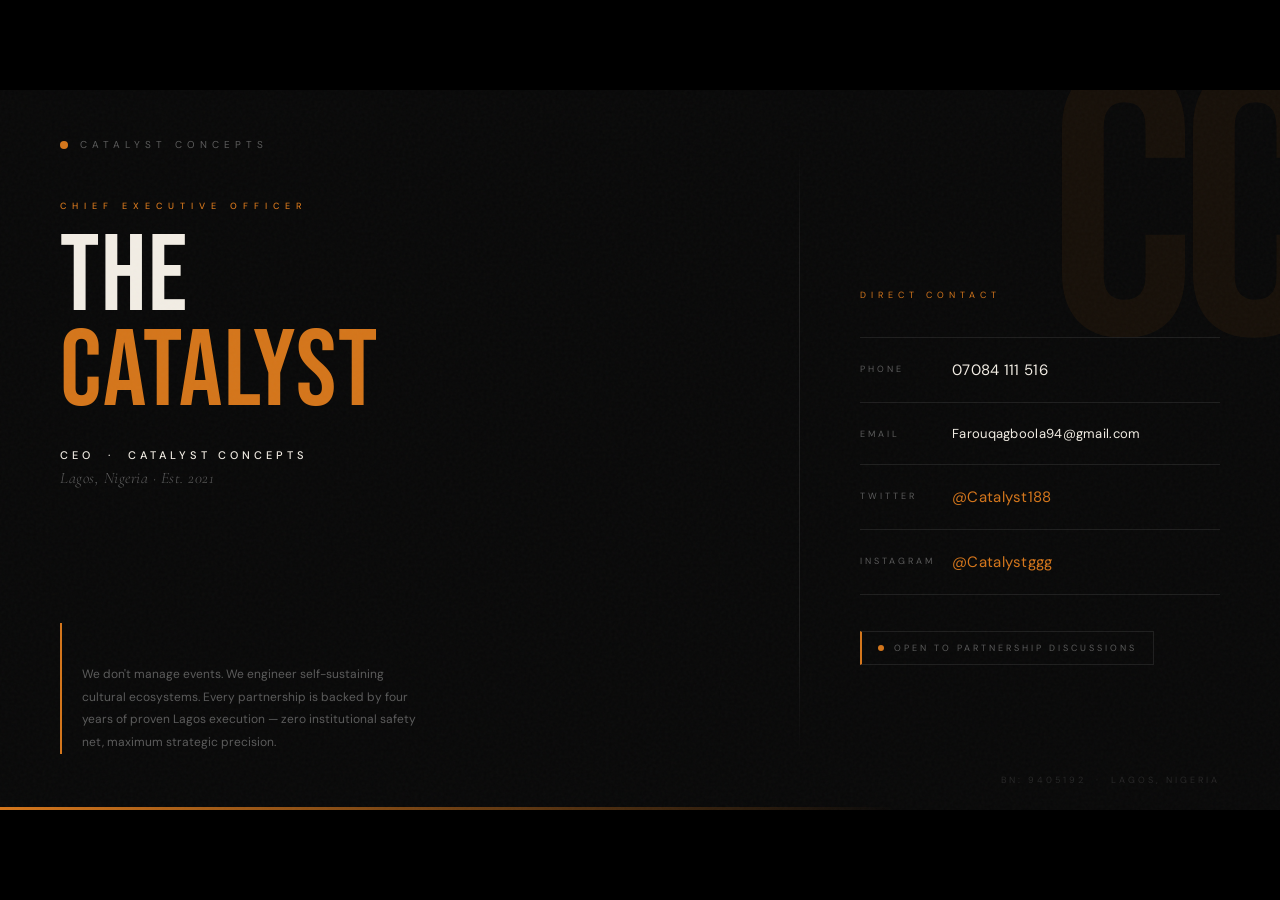
<file: web/ceo-slide.html>
<!DOCTYPE html>
<html lang="en">
<head>
<meta charset="UTF-8">
<meta name="viewport" content="width=device-width, initial-scale=1.0">
<title>The Catalyst | CEO — Catalyst Concepts</title>
<link href="https://fonts.googleapis.com/css2?family=Bebas+Neue&family=DM+Sans:ital,wght@0,300;0,400;0,500;1,300&family=Cormorant+Garamond:ital,wght@0,300;0,600;1,300;1,600&display=swap" rel="stylesheet">
<style>
  *, *::before, *::after { margin: 0; padding: 0; box-sizing: border-box; }

  :root {
    --black:     #080808;
    --surface:   #0F0F0F;
    --orange:    #D4751A;
    --orange-lo: rgba(212, 117, 26, 0.07);
    --white:     #F2EDE4;
    --muted:     #5A5A5A;
    --line:      #1E1E1E;
  }

  html, body {
    width: 100%;
    height: 100%;
    background: #000;
    display: flex;
    align-items: center;
    justify-content: center;
  }

  .slide {
    width: 1280px;
    height: 720px;
    background: var(--black);
    position: relative;
    overflow: hidden;
    display: grid;
    grid-template-columns: 1fr 1px 480px;
    font-family: 'DM Sans', sans-serif;
    color: var(--white);
    flex-shrink: 0;
  }

  /* ── Grain overlay ── */
  .slide::after {
    content: '';
    position: absolute;
    inset: 0;
    background-image:
      url("data:image/svg+xml,%3Csvg viewBox='0 0 256 256' xmlns='http://www.w3.org/2000/svg'%3E%3Cfilter id='noise'%3E%3CfeTurbulence type='fractalNoise' baseFrequency='0.9' numOctaves='4' stitchTiles='stitch'/%3E%3C/filter%3E%3Crect width='100%25' height='100%25' filter='url(%23noise)' opacity='1'/%3E%3C/svg%3E");
    opacity: 0.032;
    pointer-events: none;
    z-index: 50;
  }

  /* ── Background ghost text ── */
  .ghost {
    position: absolute;
    font-family: 'Bebas Neue', sans-serif;
    font-size: 380px;
    letter-spacing: -16px;
    color: var(--orange-lo);
    top: -60px;
    right: -30px;
    z-index: 0;
    user-select: none;
    pointer-events: none;
    line-height: 1;
  }

  /* ── Orange bottom strip ── */
  .strip {
    position: absolute;
    bottom: 0; left: 0; right: 0;
    height: 3px;
    background: linear-gradient(90deg, var(--orange) 0%, transparent 70%);
    z-index: 10;
  }

  /* ── Top brand bar ── */
  .brand-bar {
    position: absolute;
    top: 48px; left: 60px;
    display: flex;
    align-items: center;
    gap: 12px;
    z-index: 10;
  }
  .brand-pip {
    width: 8px; height: 8px;
    background: var(--orange);
    border-radius: 50%;
  }
  .brand-name {
    font-size: 10px;
    letter-spacing: 5px;
    text-transform: uppercase;
    color: var(--muted);
    font-weight: 400;
  }

  /* ── Reg number ── */
  .reg {
    position: absolute;
    bottom: 24px; right: 60px;
    font-size: 9px;
    letter-spacing: 3px;
    text-transform: uppercase;
    color: rgba(255,255,255,0.12);
    z-index: 10;
  }

  /* ════════════ LEFT PANEL ════════════ */
  .left {
    padding: 110px 60px 56px 60px;
    display: flex;
    flex-direction: column;
    justify-content: space-between;
    position: relative;
    z-index: 5;
  }

  .eyebrow {
    font-size: 9px;
    letter-spacing: 6px;
    text-transform: uppercase;
    color: var(--orange);
    font-weight: 500;
    margin-bottom: 18px;
  }

  .name-display {
    font-family: 'Bebas Neue', sans-serif;
    font-size: 108px;
    line-height: 0.88;
    letter-spacing: 2px;
    color: var(--white);
  }
  .name-display .accent { color: var(--orange); }

  .title-line {
    margin-top: 28px;
    display: flex;
    flex-direction: column;
    gap: 6px;
  }
  .title-role {
    font-size: 11px;
    letter-spacing: 4px;
    text-transform: uppercase;
    color: var(--white);
    font-weight: 500;
  }
  .title-sub {
    font-family: 'Cormorant Garamond', serif;
    font-size: 16px;
    font-weight: 300;
    font-style: italic;
    color: var(--muted);
    letter-spacing: 0.5px;
  }

  .bio {
    margin-top: auto;
    padding-top: 40px;
    border-left: 2px solid var(--orange);
    padding-left: 20px;
    font-size: 12px;
    line-height: 1.9;
    color: var(--muted);
    max-width: 360px;
  }

  /* ── Center vertical line ── */
  .vline {
    background: linear-gradient(to bottom, transparent 8%, var(--line) 25%, var(--line) 75%, transparent 92%);
    z-index: 5;
  }

  /* ════════════ RIGHT PANEL ════════════ */
  .right {
    padding: 110px 60px 56px 60px;
    display: flex;
    flex-direction: column;
    justify-content: center;
    z-index: 5;
  }

  .section-label {
    font-size: 9px;
    letter-spacing: 5px;
    text-transform: uppercase;
    color: var(--orange);
    margin-bottom: 36px;
  }

  .contact-list { display: flex; flex-direction: column; }

  .contact-item {
    display: grid;
    grid-template-columns: 72px 1fr;
    gap: 20px;
    align-items: start;
    padding: 22px 0;
    border-bottom: 1px solid var(--line);
  }
  .contact-item:first-child { border-top: 1px solid var(--line); }

  .c-type {
    font-size: 9px;
    letter-spacing: 3px;
    text-transform: uppercase;
    color: var(--muted);
    padding-top: 3px;
    font-weight: 400;
  }

  .c-value {
    font-size: 15px;
    font-weight: 400;
    color: var(--white);
    letter-spacing: 0.3px;
    font-family: 'DM Sans', sans-serif;
  }
  .c-value.handle { color: var(--orange); }

  /* ── Availability badge ── */
  .badge {
    margin-top: 36px;
    display: inline-flex;
    align-items: center;
    gap: 10px;
    padding: 10px 16px;
    border: 1px solid var(--line);
    border-left: 2px solid var(--orange);
    width: fit-content;
  }
  .badge-dot {
    width: 6px; height: 6px;
    background: var(--orange);
    border-radius: 50%;
    animation: pulse 2s ease-in-out infinite;
  }
  @keyframes pulse {
    0%, 100% { opacity: 1; transform: scale(1); }
    50% { opacity: 0.5; transform: scale(0.8); }
  }
  .badge-text {
    font-size: 9px;
    letter-spacing: 3px;
    text-transform: uppercase;
    color: var(--muted);
  }
</style>
</head>
<body>
<div class="slide">

  <!-- Decorative ghost text -->
  <div class="ghost">CC</div>

  <!-- Bottom strip -->
  <div class="strip"></div>

  <!-- Brand bar -->
  <div class="brand-bar">
    <div class="brand-pip"></div>
    <span class="brand-name">Catalyst Concepts</span>
  </div>

  <!-- Registry -->
  <div class="reg">BN: 9405192 &nbsp;·&nbsp; Lagos, Nigeria</div>

  <!-- LEFT PANEL -->
  <div class="left">
    <div>
      <div class="eyebrow">Chief Executive Officer</div>
      <div class="name-display">
        THE<br><span class="accent">CATALYST</span>
      </div>
      <div class="title-line">
        <span class="title-role">CEO &nbsp;·&nbsp; Catalyst Concepts</span>
        <span class="title-sub">Lagos, Nigeria · Est. 2021</span>
      </div>
    </div>
    <div class="bio">
      We don't manage events. We engineer self-sustaining cultural ecosystems. Every partnership is backed by four years of proven Lagos execution — zero institutional safety net, maximum strategic precision.
    </div>
  </div>

  <!-- Vertical divider -->
  <div class="vline"></div>

  <!-- RIGHT PANEL -->
  <div class="right">
    <div class="section-label">Direct Contact</div>

    <div class="contact-list">
      <div class="contact-item">
        <span class="c-type">Phone</span>
        <span class="c-value">07084 111 516</span>
      </div>
      <div class="contact-item">
        <span class="c-type">Email</span>
        <span class="c-value" style="font-size:13px;">Farouqagboola94@gmail.com</span>
      </div>
      <div class="contact-item">
        <span class="c-type">Twitter</span>
        <span class="c-value handle">@Catalyst188</span>
      </div>
      <div class="contact-item">
        <span class="c-type">Instagram</span>
        <span class="c-value handle">@Catalystggg</span>
      </div>
    </div>

    <div class="badge">
      <div class="badge-dot"></div>
      <span class="badge-text">Open to Partnership Discussions</span>
    </div>
  </div>

</div>
</body>
</html>
</file>
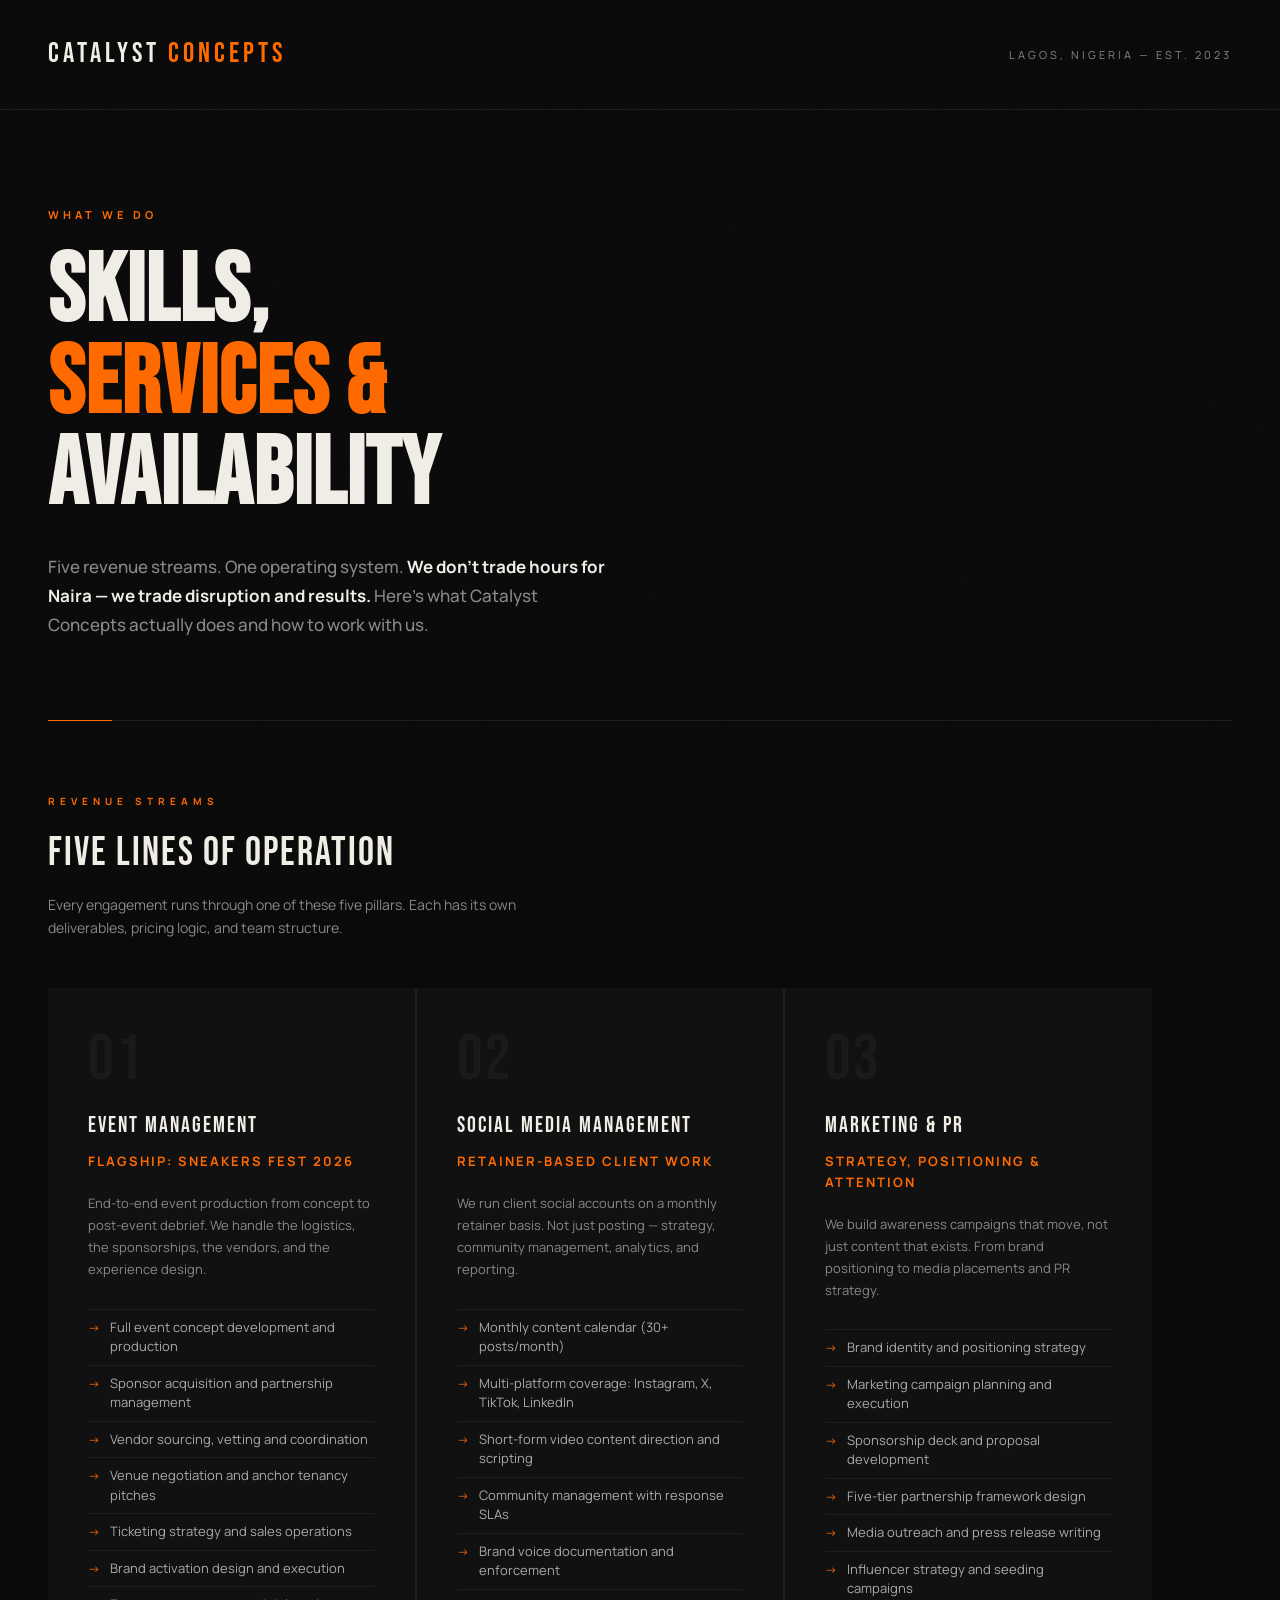
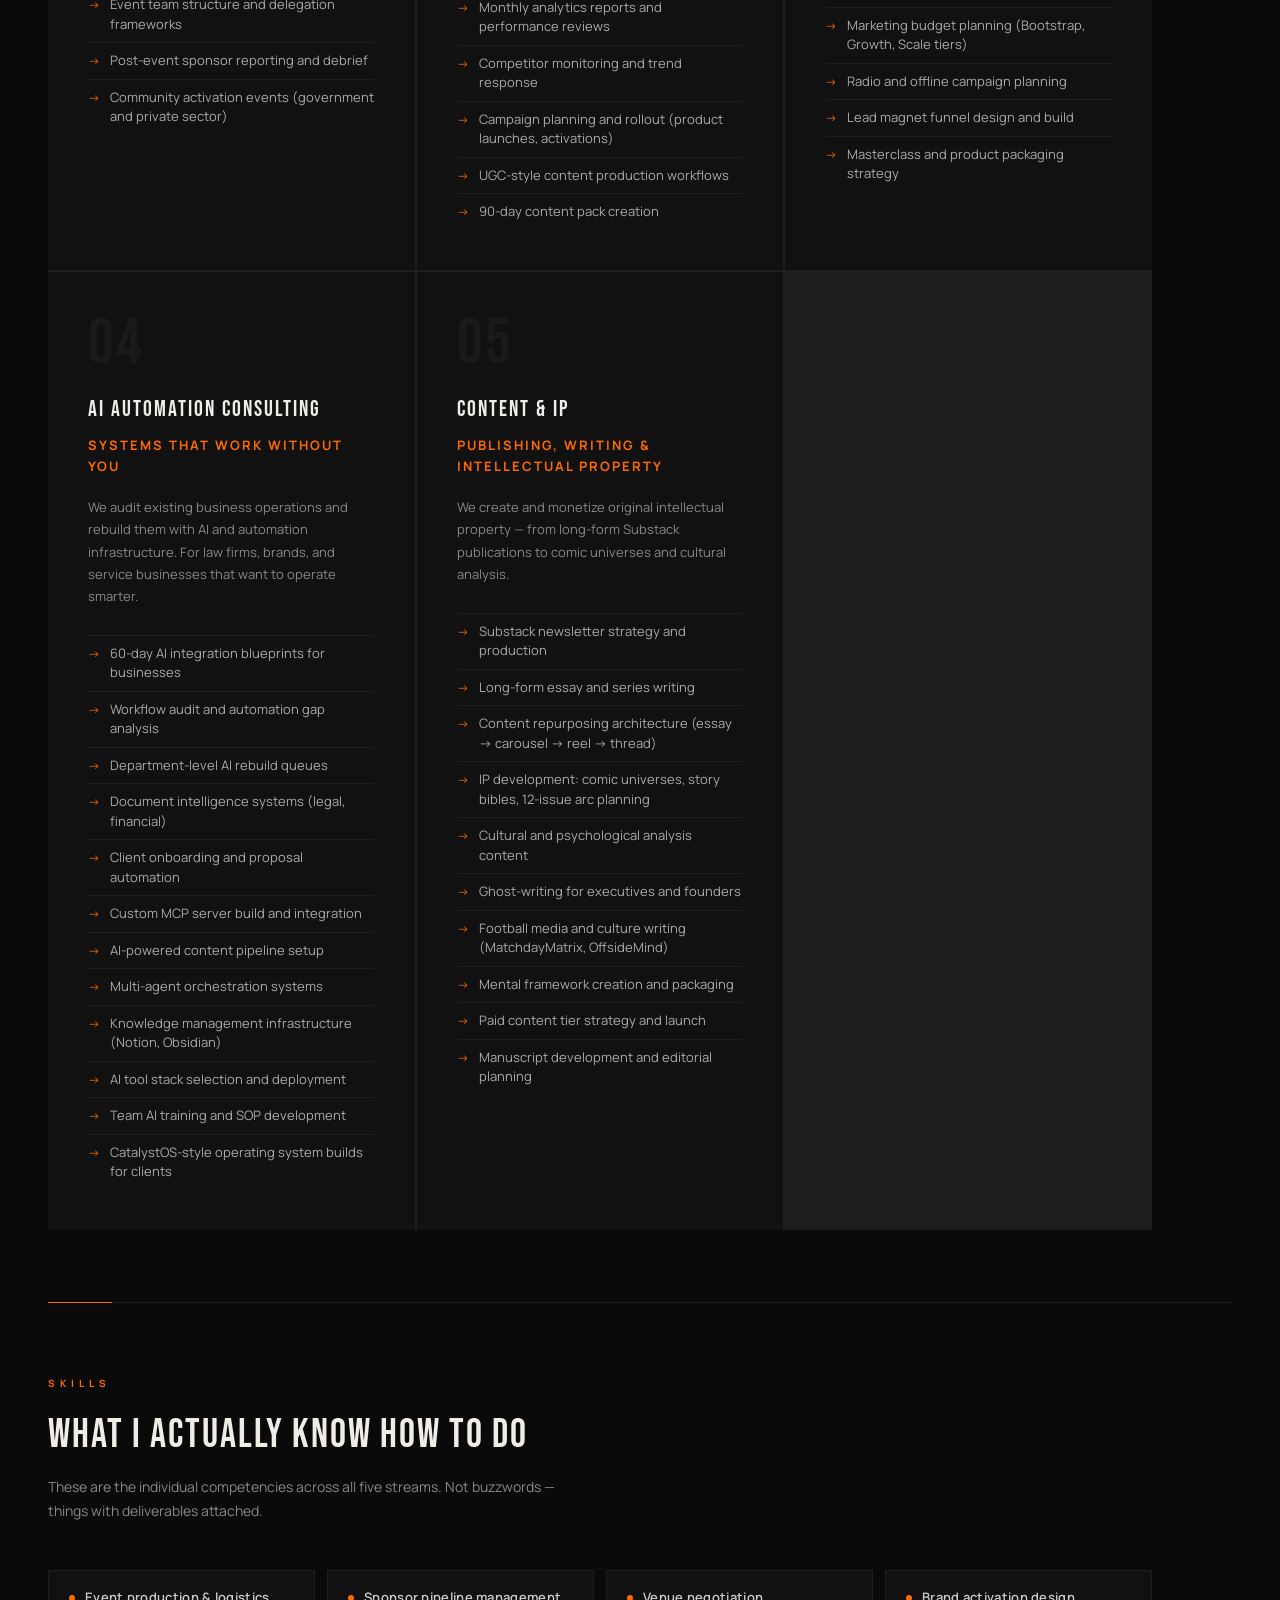
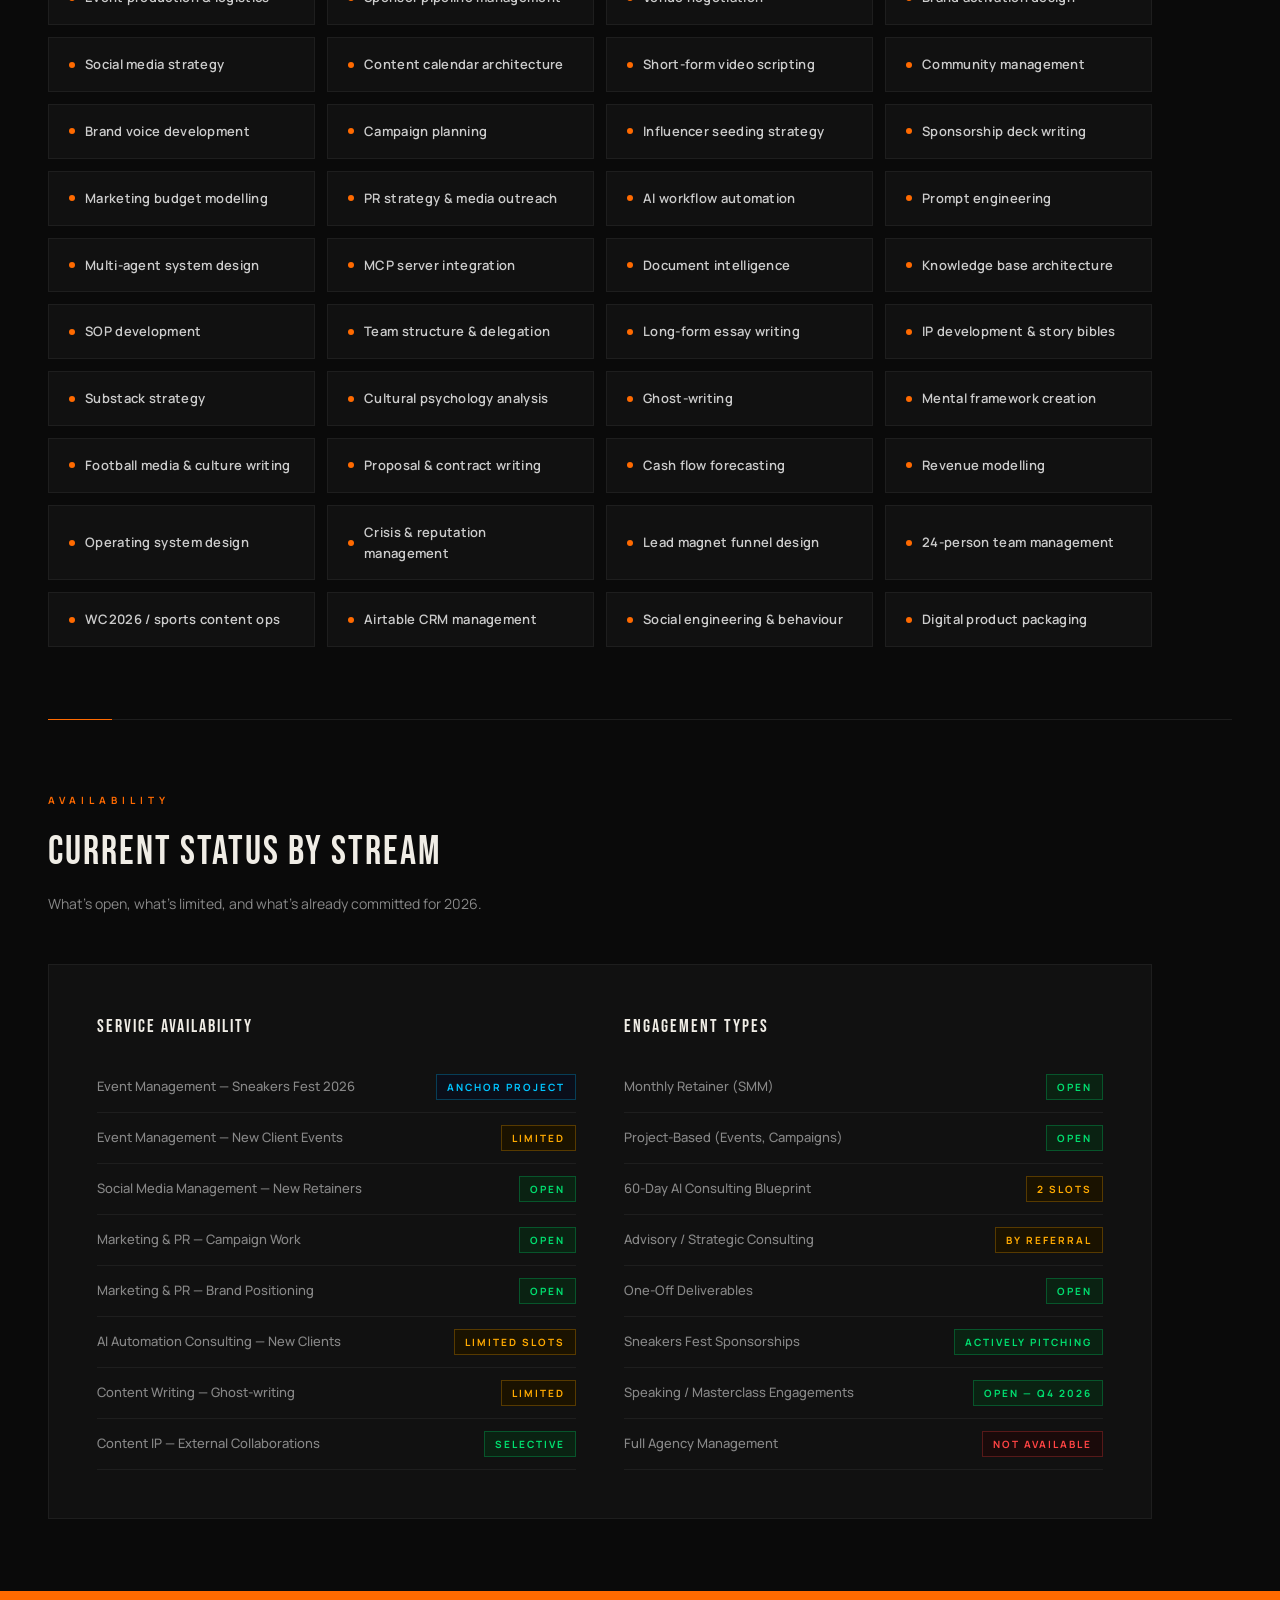
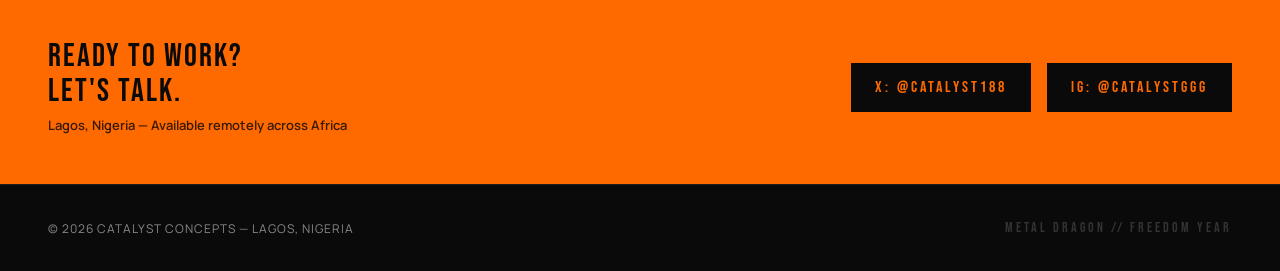
<file: web/services.html>
<!DOCTYPE html>
<html lang="en">
<head>
<meta charset="UTF-8">
<meta name="viewport" content="width=device-width, initial-scale=1.0">
<title>Catalyst Concepts — Services</title>
<style>
  @import url('https://fonts.googleapis.com/css2?family=Bebas+Neue&family=Manrope:wght@400;500;600;700;800&display=swap');

  :root {
    --void: #0A0A0A;
    --forge: #FF6A00;
    --off-white: #F0EDE6;
    --dim: #888;
    --card: #111111;
    --border: #1E1E1E;
    --accent2: #00C4FF;
  }

  * { margin: 0; padding: 0; box-sizing: border-box; }

  body {
    background: var(--void);
    color: var(--off-white);
    font-family: 'Manrope', sans-serif;
    font-size: 15px;
    line-height: 1.6;
    overflow-x: hidden;
  }

  /* GRAIN OVERLAY */
  body::before {
    content: '';
    position: fixed;
    inset: 0;
    background-image: url("data:image/svg+xml,%3Csvg viewBox='0 0 256 256' xmlns='http://www.w3.org/2000/svg'%3E%3Cfilter id='noise'%3E%3CfeTurbulence type='fractalNoise' baseFrequency='0.9' numOctaves='4' stitchTiles='stitch'/%3E%3C/filter%3E%3Crect width='100%25' height='100%25' filter='url(%23noise)' opacity='0.04'/%3E%3C/svg%3E");
    pointer-events: none;
    z-index: 0;
    opacity: 0.4;
  }

  /* HEADER */
  header {
    border-bottom: 1px solid var(--border);
    padding: 32px 48px;
    display: flex;
    justify-content: space-between;
    align-items: center;
    position: relative;
    z-index: 1;
  }

  .wordmark {
    font-family: 'Bebas Neue', sans-serif;
    font-size: 28px;
    letter-spacing: 4px;
    color: var(--off-white);
  }

  .wordmark span {
    color: var(--forge);
  }

  .header-tag {
    font-size: 11px;
    letter-spacing: 3px;
    color: var(--dim);
    text-transform: uppercase;
  }

  /* HERO */
  .hero {
    padding: 96px 48px 80px;
    max-width: 900px;
    position: relative;
    z-index: 1;
  }

  .hero-eyebrow {
    font-size: 11px;
    letter-spacing: 4px;
    color: var(--forge);
    text-transform: uppercase;
    margin-bottom: 24px;
    font-weight: 700;
  }

  .hero-title {
    font-family: 'Bebas Neue', sans-serif;
    font-size: clamp(56px, 8vw, 96px);
    line-height: 0.95;
    color: var(--off-white);
    margin-bottom: 32px;
    letter-spacing: 1px;
  }

  .hero-title span {
    color: var(--forge);
    display: block;
  }

  .hero-sub {
    font-size: 17px;
    color: var(--dim);
    max-width: 560px;
    line-height: 1.7;
    font-weight: 500;
  }

  .hero-sub strong {
    color: var(--off-white);
  }

  /* DIVIDER */
  .divider {
    height: 1px;
    background: var(--border);
    margin: 0 48px;
    position: relative;
    z-index: 1;
  }

  .divider::after {
    content: '';
    position: absolute;
    left: 0;
    top: 0;
    width: 64px;
    height: 1px;
    background: var(--forge);
  }

  /* SECTION */
  section {
    padding: 72px 48px;
    position: relative;
    z-index: 1;
    max-width: 1200px;
  }

  .section-label {
    font-size: 10px;
    letter-spacing: 5px;
    color: var(--forge);
    text-transform: uppercase;
    font-weight: 700;
    margin-bottom: 12px;
  }

  .section-title {
    font-family: 'Bebas Neue', sans-serif;
    font-size: 40px;
    letter-spacing: 2px;
    color: var(--off-white);
    margin-bottom: 8px;
  }

  .section-desc {
    color: var(--dim);
    font-size: 14px;
    margin-bottom: 48px;
    max-width: 540px;
    line-height: 1.7;
  }

  /* SERVICE STREAM GRID */
  .streams-grid {
    display: grid;
    grid-template-columns: repeat(auto-fill, minmax(340px, 1fr));
    gap: 2px;
    background: var(--border);
  }

  .stream-card {
    background: var(--card);
    padding: 40px;
    position: relative;
    overflow: hidden;
    transition: background 0.2s;
  }

  .stream-card:hover {
    background: #141414;
  }

  .stream-card::before {
    content: '';
    position: absolute;
    top: 0;
    left: 0;
    width: 3px;
    height: 0;
    background: var(--forge);
    transition: height 0.3s ease;
  }

  .stream-card:hover::before {
    height: 100%;
  }

  .stream-number {
    font-family: 'Bebas Neue', sans-serif;
    font-size: 64px;
    color: #1A1A1A;
    line-height: 1;
    margin-bottom: 16px;
    letter-spacing: 2px;
    transition: color 0.2s;
  }

  .stream-card:hover .stream-number {
    color: #222;
  }

  .stream-name {
    font-family: 'Bebas Neue', sans-serif;
    font-size: 22px;
    letter-spacing: 2px;
    color: var(--off-white);
    margin-bottom: 8px;
  }

  .stream-tagline {
    font-size: 13px;
    color: var(--forge);
    text-transform: uppercase;
    letter-spacing: 2px;
    font-weight: 700;
    margin-bottom: 20px;
  }

  .stream-desc {
    font-size: 13px;
    color: var(--dim);
    line-height: 1.7;
    margin-bottom: 28px;
  }

  .service-list {
    list-style: none;
  }

  .service-list li {
    font-size: 13px;
    color: #AAA;
    padding: 8px 0;
    border-top: 1px solid var(--border);
    display: flex;
    align-items: flex-start;
    gap: 10px;
    line-height: 1.5;
  }

  .service-list li::before {
    content: '→';
    color: var(--forge);
    font-size: 12px;
    flex-shrink: 0;
    margin-top: 1px;
  }

  /* SKILLS SECTION */
  .skills-grid {
    display: grid;
    grid-template-columns: repeat(auto-fill, minmax(220px, 1fr));
    gap: 12px;
  }

  .skill-chip {
    background: var(--card);
    border: 1px solid var(--border);
    padding: 16px 20px;
    font-size: 13px;
    color: #CCC;
    font-weight: 600;
    letter-spacing: 0.3px;
    transition: all 0.2s;
    display: flex;
    align-items: center;
    gap: 10px;
    cursor: default;
  }

  .skill-chip:hover {
    border-color: var(--forge);
    color: var(--off-white);
    background: #131313;
  }

  .skill-dot {
    width: 6px;
    height: 6px;
    border-radius: 50%;
    background: var(--forge);
    flex-shrink: 0;
  }

  /* AVAILABILITY */
  .availability-block {
    background: var(--card);
    border: 1px solid var(--border);
    padding: 48px;
    display: grid;
    grid-template-columns: 1fr 1fr;
    gap: 48px;
  }

  .avail-col-title {
    font-family: 'Bebas Neue', sans-serif;
    font-size: 18px;
    letter-spacing: 2px;
    color: var(--off-white);
    margin-bottom: 20px;
  }

  .avail-item {
    display: flex;
    justify-content: space-between;
    align-items: center;
    padding: 12px 0;
    border-bottom: 1px solid var(--border);
    font-size: 13px;
  }

  .avail-label {
    color: var(--dim);
    font-weight: 500;
  }

  .badge {
    font-size: 10px;
    font-weight: 700;
    letter-spacing: 2px;
    padding: 4px 10px;
    text-transform: uppercase;
  }

  .badge.open {
    background: #0A2212;
    color: #00E070;
    border: 1px solid #00E07044;
  }

  .badge.limited {
    background: #1A1200;
    color: #FFAA00;
    border: 1px solid #FFAA0044;
  }

  .badge.closed {
    background: #1A0A0A;
    color: #FF4444;
    border: 1px solid #FF444444;
  }

  .badge.anchor {
    background: #0A0E1A;
    color: var(--accent2);
    border: 1px solid #00C4FF44;
  }

  /* CONTACT STRIP */
  .cta-strip {
    background: var(--forge);
    padding: 48px;
    display: flex;
    justify-content: space-between;
    align-items: center;
    position: relative;
    z-index: 1;
    gap: 24px;
    flex-wrap: wrap;
  }

  .cta-text {
    font-family: 'Bebas Neue', sans-serif;
    font-size: 32px;
    color: var(--void);
    letter-spacing: 2px;
    line-height: 1.1;
  }

  .cta-sub {
    font-size: 13px;
    color: #3A1A00;
    margin-top: 6px;
    font-weight: 600;
  }

  .cta-handles {
    display: flex;
    gap: 16px;
    flex-wrap: wrap;
  }

  .handle {
    background: var(--void);
    color: var(--forge);
    padding: 12px 24px;
    font-family: 'Bebas Neue', sans-serif;
    font-size: 16px;
    letter-spacing: 3px;
    text-decoration: none;
    transition: background 0.2s;
  }

  .handle:hover {
    background: #1A1A1A;
  }

  /* FOOTER */
  footer {
    padding: 32px 48px;
    border-top: 1px solid var(--border);
    display: flex;
    justify-content: space-between;
    align-items: center;
    position: relative;
    z-index: 1;
    flex-wrap: wrap;
    gap: 16px;
  }

  footer p {
    font-size: 12px;
    color: var(--dim);
    letter-spacing: 1px;
  }

  .footer-mark {
    font-family: 'Bebas Neue', sans-serif;
    font-size: 14px;
    letter-spacing: 3px;
    color: #333;
  }

  @media (max-width: 768px) {
    header, .hero, section, footer { padding-left: 24px; padding-right: 24px; }
    .divider { margin: 0 24px; }
    .availability-block { grid-template-columns: 1fr; gap: 32px; }
    .cta-strip { padding: 32px 24px; }
    .streams-grid { grid-template-columns: 1fr; }
  }
</style>
</head>
<body>

<!-- HEADER -->
<header>
  <div class="wordmark">CATALYST <span>CONCEPTS</span></div>
  <div class="header-tag">Lagos, Nigeria — Est. 2023</div>
</header>

<!-- HERO -->
<div class="hero">
  <div class="hero-eyebrow">What we do</div>
  <h1 class="hero-title">
    Skills,
    <span>Services &</span>
    Availability
  </h1>
  <p class="hero-sub">
    Five revenue streams. One operating system. 
    <strong>We don't trade hours for Naira — we trade disruption and results.</strong> 
    Here's what Catalyst Concepts actually does and how to work with us.
  </p>
</div>

<div class="divider"></div>

<!-- REVENUE STREAMS -->
<section>
  <div class="section-label">Revenue Streams</div>
  <div class="section-title">Five Lines of Operation</div>
  <p class="section-desc">Every engagement runs through one of these five pillars. Each has its own deliverables, pricing logic, and team structure.</p>

  <div class="streams-grid">

    <!-- STREAM 1 -->
    <div class="stream-card">
      <div class="stream-number">01</div>
      <div class="stream-name">Event Management</div>
      <div class="stream-tagline">Flagship: Sneakers Fest 2026</div>
      <p class="stream-desc">End-to-end event production from concept to post-event debrief. We handle the logistics, the sponsorships, the vendors, and the experience design.</p>
      <ul class="service-list">
        <li>Full event concept development and production</li>
        <li>Sponsor acquisition and partnership management</li>
        <li>Vendor sourcing, vetting and coordination</li>
        <li>Venue negotiation and anchor tenancy pitches</li>
        <li>Ticketing strategy and sales operations</li>
        <li>Brand activation design and execution</li>
        <li>Event team structure and delegation frameworks</li>
        <li>Post-event sponsor reporting and debrief</li>
        <li>Community activation events (government and private sector)</li>
      </ul>
    </div>

    <!-- STREAM 2 -->
    <div class="stream-card">
      <div class="stream-number">02</div>
      <div class="stream-name">Social Media Management</div>
      <div class="stream-tagline">Retainer-Based Client Work</div>
      <p class="stream-desc">We run client social accounts on a monthly retainer basis. Not just posting — strategy, community management, analytics, and reporting.</p>
      <ul class="service-list">
        <li>Monthly content calendar (30+ posts/month)</li>
        <li>Multi-platform coverage: Instagram, X, TikTok, LinkedIn</li>
        <li>Short-form video content direction and scripting</li>
        <li>Community management with response SLAs</li>
        <li>Brand voice documentation and enforcement</li>
        <li>Monthly analytics reports and performance reviews</li>
        <li>Competitor monitoring and trend response</li>
        <li>Campaign planning and rollout (product launches, activations)</li>
        <li>UGC-style content production workflows</li>
        <li>90-day content pack creation</li>
      </ul>
    </div>

    <!-- STREAM 3 -->
    <div class="stream-card">
      <div class="stream-number">03</div>
      <div class="stream-name">Marketing & PR</div>
      <div class="stream-tagline">Strategy, Positioning & Attention</div>
      <p class="stream-desc">We build awareness campaigns that move, not just content that exists. From brand positioning to media placements and PR strategy.</p>
      <ul class="service-list">
        <li>Brand identity and positioning strategy</li>
        <li>Marketing campaign planning and execution</li>
        <li>Sponsorship deck and proposal development</li>
        <li>Five-tier partnership framework design</li>
        <li>Media outreach and press release writing</li>
        <li>Influencer strategy and seeding campaigns</li>
        <li>Marketing budget planning (Bootstrap, Growth, Scale tiers)</li>
        <li>Radio and offline campaign planning</li>
        <li>Lead magnet funnel design and build</li>
        <li>Masterclass and product packaging strategy</li>
      </ul>
    </div>

    <!-- STREAM 4 -->
    <div class="stream-card">
      <div class="stream-number">04</div>
      <div class="stream-name">AI Automation Consulting</div>
      <div class="stream-tagline">Systems That Work Without You</div>
      <p class="stream-desc">We audit existing business operations and rebuild them with AI and automation infrastructure. For law firms, brands, and service businesses that want to operate smarter.</p>
      <ul class="service-list">
        <li>60-day AI integration blueprints for businesses</li>
        <li>Workflow audit and automation gap analysis</li>
        <li>Department-level AI rebuild queues</li>
        <li>Document intelligence systems (legal, financial)</li>
        <li>Client onboarding and proposal automation</li>
        <li>Custom MCP server build and integration</li>
        <li>AI-powered content pipeline setup</li>
        <li>Multi-agent orchestration systems</li>
        <li>Knowledge management infrastructure (Notion, Obsidian)</li>
        <li>AI tool stack selection and deployment</li>
        <li>Team AI training and SOP development</li>
        <li>CatalystOS-style operating system builds for clients</li>
      </ul>
    </div>

    <!-- STREAM 5 -->
    <div class="stream-card">
      <div class="stream-number">05</div>
      <div class="stream-name">Content & IP</div>
      <div class="stream-tagline">Publishing, Writing & Intellectual Property</div>
      <p class="stream-desc">We create and monetize original intellectual property — from long-form Substack publications to comic universes and cultural analysis.</p>
      <ul class="service-list">
        <li>Substack newsletter strategy and production</li>
        <li>Long-form essay and series writing</li>
        <li>Content repurposing architecture (essay → carousel → reel → thread)</li>
        <li>IP development: comic universes, story bibles, 12-issue arc planning</li>
        <li>Cultural and psychological analysis content</li>
        <li>Ghost-writing for executives and founders</li>
        <li>Football media and culture writing (MatchdayMatrix, OffsideMind)</li>
        <li>Mental framework creation and packaging</li>
        <li>Paid content tier strategy and launch</li>
        <li>Manuscript development and editorial planning</li>
      </ul>
    </div>

  </div>
</section>

<div class="divider"></div>

<!-- SPECIALIST SKILLS -->
<section>
  <div class="section-label">Skills</div>
  <div class="section-title">What I Actually Know How to Do</div>
  <p class="section-desc">These are the individual competencies across all five streams. Not buzzwords — things with deliverables attached.</p>

  <div class="skills-grid">
    <div class="skill-chip"><span class="skill-dot"></span>Event production & logistics</div>
    <div class="skill-chip"><span class="skill-dot"></span>Sponsor pipeline management</div>
    <div class="skill-chip"><span class="skill-dot"></span>Venue negotiation</div>
    <div class="skill-chip"><span class="skill-dot"></span>Brand activation design</div>
    <div class="skill-chip"><span class="skill-dot"></span>Social media strategy</div>
    <div class="skill-chip"><span class="skill-dot"></span>Content calendar architecture</div>
    <div class="skill-chip"><span class="skill-dot"></span>Short-form video scripting</div>
    <div class="skill-chip"><span class="skill-dot"></span>Community management</div>
    <div class="skill-chip"><span class="skill-dot"></span>Brand voice development</div>
    <div class="skill-chip"><span class="skill-dot"></span>Campaign planning</div>
    <div class="skill-chip"><span class="skill-dot"></span>Influencer seeding strategy</div>
    <div class="skill-chip"><span class="skill-dot"></span>Sponsorship deck writing</div>
    <div class="skill-chip"><span class="skill-dot"></span>Marketing budget modelling</div>
    <div class="skill-chip"><span class="skill-dot"></span>PR strategy & media outreach</div>
    <div class="skill-chip"><span class="skill-dot"></span>AI workflow automation</div>
    <div class="skill-chip"><span class="skill-dot"></span>Prompt engineering</div>
    <div class="skill-chip"><span class="skill-dot"></span>Multi-agent system design</div>
    <div class="skill-chip"><span class="skill-dot"></span>MCP server integration</div>
    <div class="skill-chip"><span class="skill-dot"></span>Document intelligence</div>
    <div class="skill-chip"><span class="skill-dot"></span>Knowledge base architecture</div>
    <div class="skill-chip"><span class="skill-dot"></span>SOP development</div>
    <div class="skill-chip"><span class="skill-dot"></span>Team structure & delegation</div>
    <div class="skill-chip"><span class="skill-dot"></span>Long-form essay writing</div>
    <div class="skill-chip"><span class="skill-dot"></span>IP development & story bibles</div>
    <div class="skill-chip"><span class="skill-dot"></span>Substack strategy</div>
    <div class="skill-chip"><span class="skill-dot"></span>Cultural psychology analysis</div>
    <div class="skill-chip"><span class="skill-dot"></span>Ghost-writing</div>
    <div class="skill-chip"><span class="skill-dot"></span>Mental framework creation</div>
    <div class="skill-chip"><span class="skill-dot"></span>Football media & culture writing</div>
    <div class="skill-chip"><span class="skill-dot"></span>Proposal & contract writing</div>
    <div class="skill-chip"><span class="skill-dot"></span>Cash flow forecasting</div>
    <div class="skill-chip"><span class="skill-dot"></span>Revenue modelling</div>
    <div class="skill-chip"><span class="skill-dot"></span>Operating system design</div>
    <div class="skill-chip"><span class="skill-dot"></span>Crisis & reputation management</div>
    <div class="skill-chip"><span class="skill-dot"></span>Lead magnet funnel design</div>
    <div class="skill-chip"><span class="skill-dot"></span>24-person team management</div>
    <div class="skill-chip"><span class="skill-dot"></span>WC2026 / sports content ops</div>
    <div class="skill-chip"><span class="skill-dot"></span>Airtable CRM management</div>
    <div class="skill-chip"><span class="skill-dot"></span>Social engineering & behaviour</div>
    <div class="skill-chip"><span class="skill-dot"></span>Digital product packaging</div>
  </div>
</section>

<div class="divider"></div>

<!-- AVAILABILITY -->
<section>
  <div class="section-label">Availability</div>
  <div class="section-title">Current Status by Stream</div>
  <p class="section-desc">What's open, what's limited, and what's already committed for 2026.</p>

  <div class="availability-block">
    <div>
      <div class="avail-col-title">Service Availability</div>

      <div class="avail-item">
        <span class="avail-label">Event Management — Sneakers Fest 2026</span>
        <span class="badge anchor">ANCHOR PROJECT</span>
      </div>
      <div class="avail-item">
        <span class="avail-label">Event Management — New Client Events</span>
        <span class="badge limited">LIMITED</span>
      </div>
      <div class="avail-item">
        <span class="avail-label">Social Media Management — New Retainers</span>
        <span class="badge open">OPEN</span>
      </div>
      <div class="avail-item">
        <span class="avail-label">Marketing & PR — Campaign Work</span>
        <span class="badge open">OPEN</span>
      </div>
      <div class="avail-item">
        <span class="avail-label">Marketing & PR — Brand Positioning</span>
        <span class="badge open">OPEN</span>
      </div>
      <div class="avail-item">
        <span class="avail-label">AI Automation Consulting — New Clients</span>
        <span class="badge limited">LIMITED SLOTS</span>
      </div>
      <div class="avail-item">
        <span class="avail-label">Content Writing — Ghost-writing</span>
        <span class="badge limited">LIMITED</span>
      </div>
      <div class="avail-item">
        <span class="avail-label">Content IP — External Collaborations</span>
        <span class="badge open">SELECTIVE</span>
      </div>
    </div>

    <div>
      <div class="avail-col-title">Engagement Types</div>

      <div class="avail-item">
        <span class="avail-label">Monthly Retainer (SMM)</span>
        <span class="badge open">OPEN</span>
      </div>
      <div class="avail-item">
        <span class="avail-label">Project-Based (Events, Campaigns)</span>
        <span class="badge open">OPEN</span>
      </div>
      <div class="avail-item">
        <span class="avail-label">60-Day AI Consulting Blueprint</span>
        <span class="badge limited">2 SLOTS</span>
      </div>
      <div class="avail-item">
        <span class="avail-label">Advisory / Strategic Consulting</span>
        <span class="badge limited">BY REFERRAL</span>
      </div>
      <div class="avail-item">
        <span class="avail-label">One-Off Deliverables</span>
        <span class="badge open">OPEN</span>
      </div>
      <div class="avail-item">
        <span class="avail-label">Sneakers Fest Sponsorships</span>
        <span class="badge open">ACTIVELY PITCHING</span>
      </div>
      <div class="avail-item">
        <span class="avail-label">Speaking / Masterclass Engagements</span>
        <span class="badge open">OPEN — Q4 2026</span>
      </div>
      <div class="avail-item">
        <span class="avail-label">Full Agency Management</span>
        <span class="badge closed">NOT AVAILABLE</span>
      </div>
    </div>
  </div>
</section>

<!-- CTA STRIP -->
<div class="cta-strip">
  <div>
    <div class="cta-text">Ready to work?<br>Let's talk.</div>
    <div class="cta-sub">Lagos, Nigeria — Available remotely across Africa</div>
  </div>
  <div class="cta-handles">
    <a class="handle" href="https://x.com/Catalyst188" target="_blank">X: @CATALYST188</a>
    <a class="handle" href="https://instagram.com/Catalystggg" target="_blank">IG: @CATALYSTGGG</a>
  </div>
</div>

<!-- FOOTER -->
<footer>
  <p>© 2026 CATALYST CONCEPTS — LAGOS, NIGERIA</p>
  <div class="footer-mark">METAL DRAGON // FREEDOM YEAR</div>
</footer>

</body>
</html>
</file>
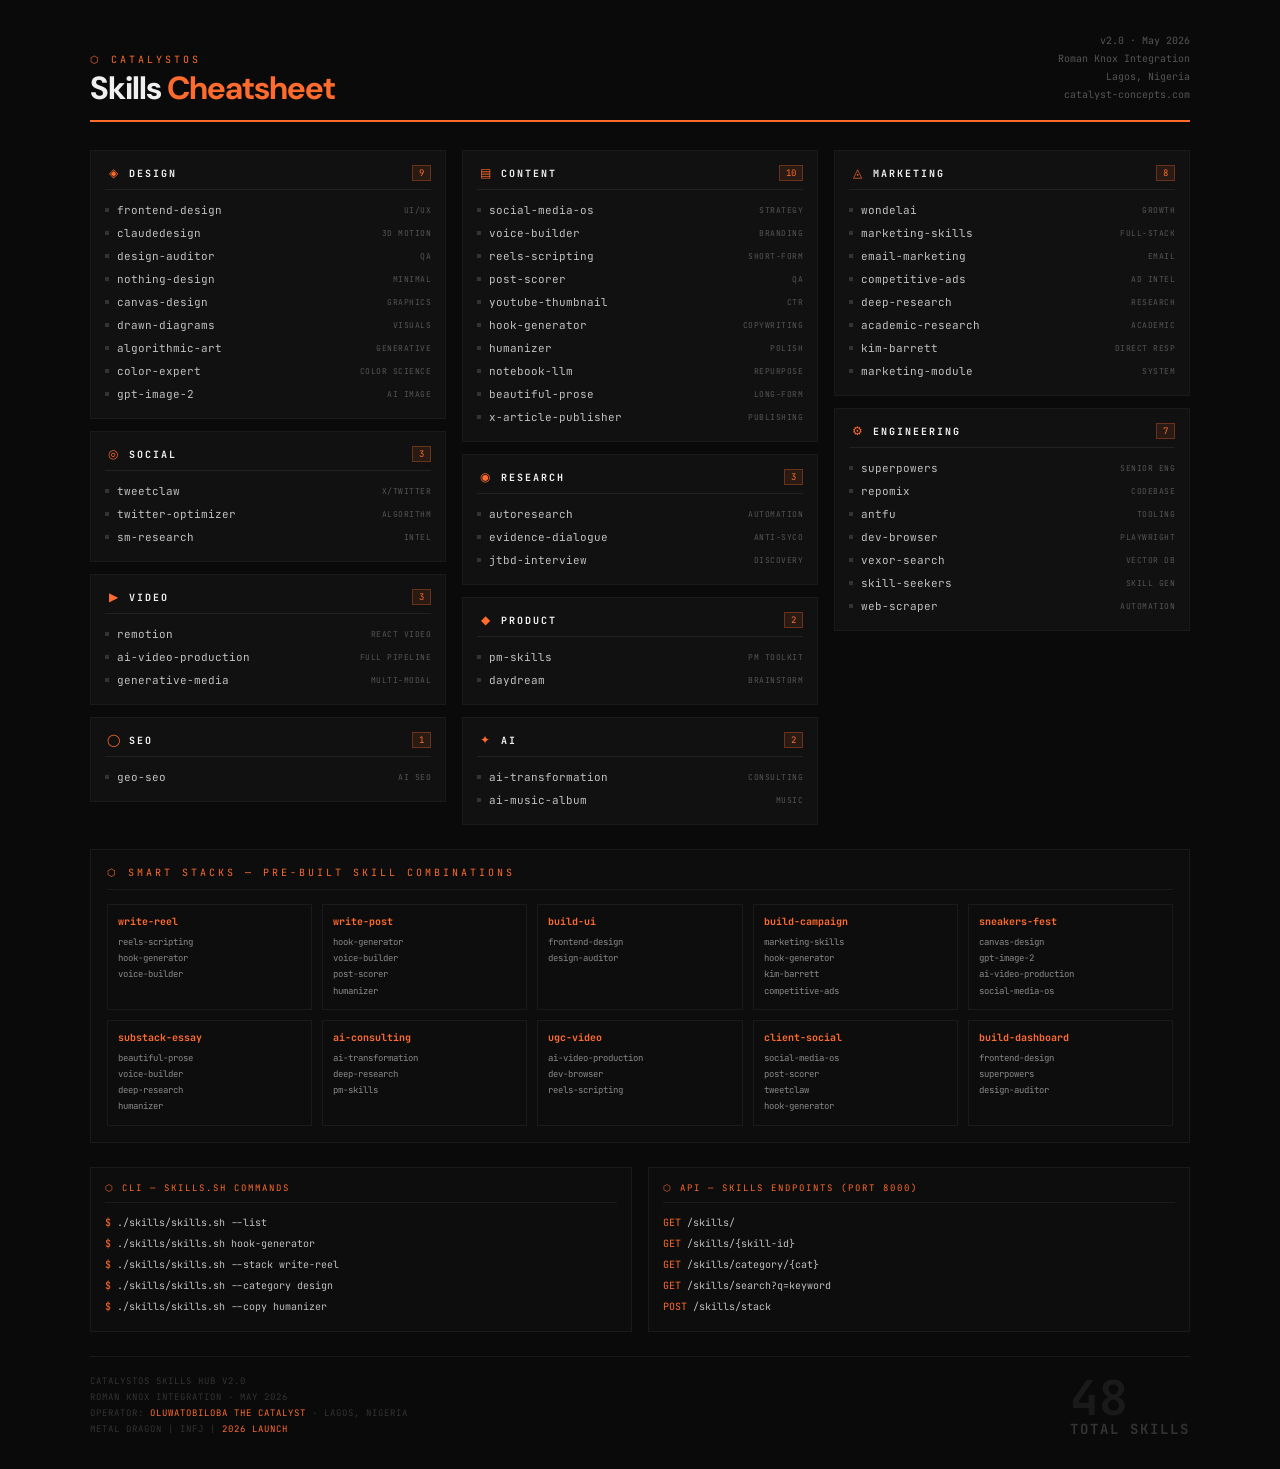
<file: web/skills-cheatsheet.html>
<!DOCTYPE html>
<html lang="en">
<head>
<meta charset="UTF-8">
<meta name="viewport" content="width=device-width, initial-scale=1.0">
<title>CatalystOS — Skills Cheatsheet</title>
<style>
  @import url('https://fonts.googleapis.com/css2?family=JetBrains+Mono:wght@400;500;700&family=DM+Sans:wght@400;600;700&display=swap');

  * { margin: 0; padding: 0; box-sizing: border-box; }

  body {
    background: #0a0a0a;
    color: #c0c0c0;
    font-family: 'DM Sans', sans-serif;
    padding: 32px;
    min-height: 100vh;
  }

  .page {
    max-width: 1100px;
    margin: 0 auto;
  }

  /* HEADER */
  .header {
    display: flex;
    justify-content: space-between;
    align-items: flex-end;
    border-bottom: 2px solid #FF6B2C;
    padding-bottom: 16px;
    margin-bottom: 28px;
  }

  .logo {
    font-family: 'JetBrains Mono', monospace;
    font-size: 10px;
    color: #FF6B2C;
    letter-spacing: 3px;
    text-transform: uppercase;
    margin-bottom: 6px;
  }

  h1 {
    font-size: 32px;
    font-weight: 700;
    color: #f0f0f0;
    letter-spacing: -1px;
    line-height: 1;
  }

  h1 span { color: #FF6B2C; }

  .header-right {
    text-align: right;
    font-family: 'JetBrains Mono', monospace;
    font-size: 10px;
    color: #555;
    line-height: 1.8;
  }

  /* GRID */
  .grid {
    display: grid;
    grid-template-columns: repeat(3, 1fr);
    gap: 16px;
    margin-bottom: 24px;
  }

  .col { display: flex; flex-direction: column; gap: 12px; }

  /* CATEGORY BLOCK */
  .cat {
    border: 1px solid #1a1a1a;
    background: #111;
    padding: 14px;
  }

  .cat-header {
    display: flex;
    align-items: center;
    gap: 8px;
    margin-bottom: 10px;
    padding-bottom: 8px;
    border-bottom: 1px solid #222;
  }

  .cat-icon {
    color: #FF6B2C;
    font-size: 12px;
    width: 16px;
    text-align: center;
  }

  .cat-name {
    font-family: 'JetBrains Mono', monospace;
    font-size: 10px;
    font-weight: 700;
    color: #f0f0f0;
    letter-spacing: 2px;
    text-transform: uppercase;
  }

  .cat-count {
    margin-left: auto;
    font-family: 'JetBrains Mono', monospace;
    font-size: 9px;
    color: #FF6B2C;
    background: rgba(255,107,44,0.1);
    border: 1px solid rgba(255,107,44,0.3);
    padding: 1px 6px;
  }

  .skill-list {
    display: flex;
    flex-direction: column;
    gap: 3px;
  }

  .skill-row {
    display: flex;
    align-items: center;
    gap: 8px;
    padding: 3px 0;
  }

  .skill-dot {
    width: 4px;
    height: 4px;
    background: #333;
    flex-shrink: 0;
  }

  .skill-n {
    font-family: 'JetBrains Mono', monospace;
    font-size: 11px;
    color: #c0c0c0;
    flex: 1;
  }

  .skill-badge {
    font-family: 'JetBrains Mono', monospace;
    font-size: 8px;
    color: #555;
    text-transform: uppercase;
    letter-spacing: 0.5px;
  }

  /* STACKS SECTION */
  .stacks {
    border: 1px solid #1a1a1a;
    background: #0d0d0d;
    padding: 16px;
    margin-bottom: 24px;
  }

  .stacks-header {
    font-family: 'JetBrains Mono', monospace;
    font-size: 10px;
    color: #FF6B2C;
    letter-spacing: 3px;
    text-transform: uppercase;
    margin-bottom: 14px;
    padding-bottom: 10px;
    border-bottom: 1px solid #1a1a1a;
  }

  .stacks-grid {
    display: grid;
    grid-template-columns: repeat(5, 1fr);
    gap: 10px;
  }

  .stack-item {
    border: 1px solid #1a1a1a;
    padding: 10px;
  }

  .stack-name {
    font-family: 'JetBrains Mono', monospace;
    font-size: 10px;
    font-weight: 700;
    color: #FF6B2C;
    margin-bottom: 6px;
  }

  .stack-skills {
    font-family: 'JetBrains Mono', monospace;
    font-size: 9px;
    color: #555;
    line-height: 1.8;
  }

  .stack-skills span {
    display: block;
    color: #888;
  }

  /* CLI SECTION */
  .cli {
    display: grid;
    grid-template-columns: 1fr 1fr;
    gap: 16px;
    margin-bottom: 24px;
  }

  .cli-block {
    border: 1px solid #1a1a1a;
    background: #0d0d0d;
    padding: 14px;
  }

  .cli-title {
    font-family: 'JetBrains Mono', monospace;
    font-size: 9px;
    color: #FF6B2C;
    letter-spacing: 2px;
    text-transform: uppercase;
    margin-bottom: 10px;
    padding-bottom: 8px;
    border-bottom: 1px solid #1a1a1a;
  }

  .cli-command {
    font-family: 'JetBrains Mono', monospace;
    font-size: 10px;
    color: #888;
    line-height: 2;
    display: flex;
    flex-direction: column;
    gap: 1px;
  }

  .cli-command .prompt { color: #FF6B2C; }
  .cli-command .cmd { color: #c0c0c0; }
  .cli-command .comment { color: #333; }

  /* FOOTER */
  .footer {
    border-top: 1px solid #1a1a1a;
    padding-top: 16px;
    display: flex;
    justify-content: space-between;
    align-items: center;
  }

  .footer-left {
    font-family: 'JetBrains Mono', monospace;
    font-size: 9px;
    color: #333;
    letter-spacing: 1px;
    text-transform: uppercase;
    line-height: 1.8;
  }

  .footer-left span { color: #FF6B2C; }

  .total-badge {
    font-family: 'JetBrains Mono', monospace;
    font-size: 48px;
    font-weight: 700;
    color: #1a1a1a;
    line-height: 1;
  }

  .total-badge span {
    font-size: 14px;
    color: #333;
    display: block;
    text-transform: uppercase;
    letter-spacing: 2px;
  }

  @media print {
    body { background: white; color: #111; padding: 16px; }
    .cat { border-color: #ddd; background: #fafafa; }
    .stacks { background: #fafafa; border-color: #ddd; }
    .cli-block { background: #fafafa; border-color: #ddd; }
    h1, h1 span, .logo, .cat-name, .stacks-header, .cli-title, .stack-name { color: #111 !important; }
    .skill-n { color: #333 !important; }
    .total-badge { color: #eee !important; }
  }
</style>
</head>
<body>
<div class="page">

  <div class="header">
    <div>
      <div class="logo">⬡ CatalystOS</div>
      <h1>Skills <span>Cheatsheet</span></h1>
    </div>
    <div class="header-right">
      v2.0 · May 2026<br>
      Roman Knox Integration<br>
      Lagos, Nigeria<br>
      catalyst-concepts.com
    </div>
  </div>

  <div class="grid">
    <!-- COL 1 -->
    <div class="col">

      <div class="cat">
        <div class="cat-header">
          <div class="cat-icon">◈</div>
          <div class="cat-name">Design</div>
          <div class="cat-count">9</div>
        </div>
        <div class="skill-list">
          <div class="skill-row"><div class="skill-dot"></div><div class="skill-n">frontend-design</div><div class="skill-badge">UI/UX</div></div>
          <div class="skill-row"><div class="skill-dot"></div><div class="skill-n">claudedesign</div><div class="skill-badge">3D Motion</div></div>
          <div class="skill-row"><div class="skill-dot"></div><div class="skill-n">design-auditor</div><div class="skill-badge">QA</div></div>
          <div class="skill-row"><div class="skill-dot"></div><div class="skill-n">nothing-design</div><div class="skill-badge">Minimal</div></div>
          <div class="skill-row"><div class="skill-dot"></div><div class="skill-n">canvas-design</div><div class="skill-badge">Graphics</div></div>
          <div class="skill-row"><div class="skill-dot"></div><div class="skill-n">drawn-diagrams</div><div class="skill-badge">Visuals</div></div>
          <div class="skill-row"><div class="skill-dot"></div><div class="skill-n">algorithmic-art</div><div class="skill-badge">Generative</div></div>
          <div class="skill-row"><div class="skill-dot"></div><div class="skill-n">color-expert</div><div class="skill-badge">Color Science</div></div>
          <div class="skill-row"><div class="skill-dot"></div><div class="skill-n">gpt-image-2</div><div class="skill-badge">AI Image</div></div>
        </div>
      </div>

      <div class="cat">
        <div class="cat-header">
          <div class="cat-icon">◎</div>
          <div class="cat-name">Social</div>
          <div class="cat-count">3</div>
        </div>
        <div class="skill-list">
          <div class="skill-row"><div class="skill-dot"></div><div class="skill-n">tweetclaw</div><div class="skill-badge">X/Twitter</div></div>
          <div class="skill-row"><div class="skill-dot"></div><div class="skill-n">twitter-optimizer</div><div class="skill-badge">Algorithm</div></div>
          <div class="skill-row"><div class="skill-dot"></div><div class="skill-n">sm-research</div><div class="skill-badge">Intel</div></div>
        </div>
      </div>

      <div class="cat">
        <div class="cat-header">
          <div class="cat-icon">▶</div>
          <div class="cat-name">Video</div>
          <div class="cat-count">3</div>
        </div>
        <div class="skill-list">
          <div class="skill-row"><div class="skill-dot"></div><div class="skill-n">remotion</div><div class="skill-badge">React Video</div></div>
          <div class="skill-row"><div class="skill-dot"></div><div class="skill-n">ai-video-production</div><div class="skill-badge">Full Pipeline</div></div>
          <div class="skill-row"><div class="skill-dot"></div><div class="skill-n">generative-media</div><div class="skill-badge">Multi-Modal</div></div>
        </div>
      </div>

      <div class="cat">
        <div class="cat-header">
          <div class="cat-icon">◯</div>
          <div class="cat-name">SEO</div>
          <div class="cat-count">1</div>
        </div>
        <div class="skill-list">
          <div class="skill-row"><div class="skill-dot"></div><div class="skill-n">geo-seo</div><div class="skill-badge">AI SEO</div></div>
        </div>
      </div>

    </div>

    <!-- COL 2 -->
    <div class="col">

      <div class="cat">
        <div class="cat-header">
          <div class="cat-icon">▤</div>
          <div class="cat-name">Content</div>
          <div class="cat-count">10</div>
        </div>
        <div class="skill-list">
          <div class="skill-row"><div class="skill-dot"></div><div class="skill-n">social-media-os</div><div class="skill-badge">Strategy</div></div>
          <div class="skill-row"><div class="skill-dot"></div><div class="skill-n">voice-builder</div><div class="skill-badge">Branding</div></div>
          <div class="skill-row"><div class="skill-dot"></div><div class="skill-n">reels-scripting</div><div class="skill-badge">Short-Form</div></div>
          <div class="skill-row"><div class="skill-dot"></div><div class="skill-n">post-scorer</div><div class="skill-badge">QA</div></div>
          <div class="skill-row"><div class="skill-dot"></div><div class="skill-n">youtube-thumbnail</div><div class="skill-badge">CTR</div></div>
          <div class="skill-row"><div class="skill-dot"></div><div class="skill-n">hook-generator</div><div class="skill-badge">Copywriting</div></div>
          <div class="skill-row"><div class="skill-dot"></div><div class="skill-n">humanizer</div><div class="skill-badge">Polish</div></div>
          <div class="skill-row"><div class="skill-dot"></div><div class="skill-n">notebook-llm</div><div class="skill-badge">Repurpose</div></div>
          <div class="skill-row"><div class="skill-dot"></div><div class="skill-n">beautiful-prose</div><div class="skill-badge">Long-form</div></div>
          <div class="skill-row"><div class="skill-dot"></div><div class="skill-n">x-article-publisher</div><div class="skill-badge">Publishing</div></div>
        </div>
      </div>

      <div class="cat">
        <div class="cat-header">
          <div class="cat-icon">◉</div>
          <div class="cat-name">Research</div>
          <div class="cat-count">3</div>
        </div>
        <div class="skill-list">
          <div class="skill-row"><div class="skill-dot"></div><div class="skill-n">autoresearch</div><div class="skill-badge">Automation</div></div>
          <div class="skill-row"><div class="skill-dot"></div><div class="skill-n">evidence-dialogue</div><div class="skill-badge">Anti-Syco</div></div>
          <div class="skill-row"><div class="skill-dot"></div><div class="skill-n">jtbd-interview</div><div class="skill-badge">Discovery</div></div>
        </div>
      </div>

      <div class="cat">
        <div class="cat-header">
          <div class="cat-icon">◆</div>
          <div class="cat-name">Product</div>
          <div class="cat-count">2</div>
        </div>
        <div class="skill-list">
          <div class="skill-row"><div class="skill-dot"></div><div class="skill-n">pm-skills</div><div class="skill-badge">PM Toolkit</div></div>
          <div class="skill-row"><div class="skill-dot"></div><div class="skill-n">daydream</div><div class="skill-badge">Brainstorm</div></div>
        </div>
      </div>

      <div class="cat">
        <div class="cat-header">
          <div class="cat-icon">✦</div>
          <div class="cat-name">AI</div>
          <div class="cat-count">2</div>
        </div>
        <div class="skill-list">
          <div class="skill-row"><div class="skill-dot"></div><div class="skill-n">ai-transformation</div><div class="skill-badge">Consulting</div></div>
          <div class="skill-row"><div class="skill-dot"></div><div class="skill-n">ai-music-album</div><div class="skill-badge">Music</div></div>
        </div>
      </div>

    </div>

    <!-- COL 3 -->
    <div class="col">

      <div class="cat">
        <div class="cat-header">
          <div class="cat-icon">◬</div>
          <div class="cat-name">Marketing</div>
          <div class="cat-count">8</div>
        </div>
        <div class="skill-list">
          <div class="skill-row"><div class="skill-dot"></div><div class="skill-n">wondelai</div><div class="skill-badge">Growth</div></div>
          <div class="skill-row"><div class="skill-dot"></div><div class="skill-n">marketing-skills</div><div class="skill-badge">Full-Stack</div></div>
          <div class="skill-row"><div class="skill-dot"></div><div class="skill-n">email-marketing</div><div class="skill-badge">Email</div></div>
          <div class="skill-row"><div class="skill-dot"></div><div class="skill-n">competitive-ads</div><div class="skill-badge">Ad Intel</div></div>
          <div class="skill-row"><div class="skill-dot"></div><div class="skill-n">deep-research</div><div class="skill-badge">Research</div></div>
          <div class="skill-row"><div class="skill-dot"></div><div class="skill-n">academic-research</div><div class="skill-badge">Academic</div></div>
          <div class="skill-row"><div class="skill-dot"></div><div class="skill-n">kim-barrett</div><div class="skill-badge">Direct Resp</div></div>
          <div class="skill-row"><div class="skill-dot"></div><div class="skill-n">marketing-module</div><div class="skill-badge">System</div></div>
        </div>
      </div>

      <div class="cat">
        <div class="cat-header">
          <div class="cat-icon">⚙</div>
          <div class="cat-name">Engineering</div>
          <div class="cat-count">7</div>
        </div>
        <div class="skill-list">
          <div class="skill-row"><div class="skill-dot"></div><div class="skill-n">superpowers</div><div class="skill-badge">Senior Eng</div></div>
          <div class="skill-row"><div class="skill-dot"></div><div class="skill-n">repomix</div><div class="skill-badge">Codebase</div></div>
          <div class="skill-row"><div class="skill-dot"></div><div class="skill-n">antfu</div><div class="skill-badge">Tooling</div></div>
          <div class="skill-row"><div class="skill-dot"></div><div class="skill-n">dev-browser</div><div class="skill-badge">Playwright</div></div>
          <div class="skill-row"><div class="skill-dot"></div><div class="skill-n">vexor-search</div><div class="skill-badge">Vector DB</div></div>
          <div class="skill-row"><div class="skill-dot"></div><div class="skill-n">skill-seekers</div><div class="skill-badge">Skill Gen</div></div>
          <div class="skill-row"><div class="skill-dot"></div><div class="skill-n">web-scraper</div><div class="skill-badge">Automation</div></div>
        </div>
      </div>

    </div>
  </div>

  <!-- SMART STACKS -->
  <div class="stacks">
    <div class="stacks-header">⬡ Smart Stacks — Pre-built Skill Combinations</div>
    <div class="stacks-grid">
      <div class="stack-item">
        <div class="stack-name">write-reel</div>
        <div class="stack-skills">
          <span>reels-scripting</span>
          <span>hook-generator</span>
          <span>voice-builder</span>
        </div>
      </div>
      <div class="stack-item">
        <div class="stack-name">write-post</div>
        <div class="stack-skills">
          <span>hook-generator</span>
          <span>voice-builder</span>
          <span>post-scorer</span>
          <span>humanizer</span>
        </div>
      </div>
      <div class="stack-item">
        <div class="stack-name">build-ui</div>
        <div class="stack-skills">
          <span>frontend-design</span>
          <span>design-auditor</span>
        </div>
      </div>
      <div class="stack-item">
        <div class="stack-name">build-campaign</div>
        <div class="stack-skills">
          <span>marketing-skills</span>
          <span>hook-generator</span>
          <span>kim-barrett</span>
          <span>competitive-ads</span>
        </div>
      </div>
      <div class="stack-item">
        <div class="stack-name">sneakers-fest</div>
        <div class="stack-skills">
          <span>canvas-design</span>
          <span>gpt-image-2</span>
          <span>ai-video-production</span>
          <span>social-media-os</span>
        </div>
      </div>
      <div class="stack-item">
        <div class="stack-name">substack-essay</div>
        <div class="stack-skills">
          <span>beautiful-prose</span>
          <span>voice-builder</span>
          <span>deep-research</span>
          <span>humanizer</span>
        </div>
      </div>
      <div class="stack-item">
        <div class="stack-name">ai-consulting</div>
        <div class="stack-skills">
          <span>ai-transformation</span>
          <span>deep-research</span>
          <span>pm-skills</span>
        </div>
      </div>
      <div class="stack-item">
        <div class="stack-name">ugc-video</div>
        <div class="stack-skills">
          <span>ai-video-production</span>
          <span>dev-browser</span>
          <span>reels-scripting</span>
        </div>
      </div>
      <div class="stack-item">
        <div class="stack-name">client-social</div>
        <div class="stack-skills">
          <span>social-media-os</span>
          <span>post-scorer</span>
          <span>tweetclaw</span>
          <span>hook-generator</span>
        </div>
      </div>
      <div class="stack-item">
        <div class="stack-name">build-dashboard</div>
        <div class="stack-skills">
          <span>frontend-design</span>
          <span>superpowers</span>
          <span>design-auditor</span>
        </div>
      </div>
    </div>
  </div>

  <!-- CLI COMMANDS -->
  <div class="cli">
    <div class="cli-block">
      <div class="cli-title">⬡ CLI — skills.sh Commands</div>
      <div class="cli-command">
        <div><span class="prompt">$ </span><span class="cmd">./skills/skills.sh --list</span></div>
        <div><span class="prompt">$ </span><span class="cmd">./skills/skills.sh hook-generator</span></div>
        <div><span class="prompt">$ </span><span class="cmd">./skills/skills.sh --stack write-reel</span></div>
        <div><span class="prompt">$ </span><span class="cmd">./skills/skills.sh --category design</span></div>
        <div><span class="prompt">$ </span><span class="cmd">./skills/skills.sh --copy humanizer</span></div>
      </div>
    </div>
    <div class="cli-block">
      <div class="cli-title">⬡ API — Skills Endpoints (port 8000)</div>
      <div class="cli-command">
        <div><span class="prompt">GET  </span><span class="cmd">/skills/</span></div>
        <div><span class="prompt">GET  </span><span class="cmd">/skills/{skill-id}</span></div>
        <div><span class="prompt">GET  </span><span class="cmd">/skills/category/{cat}</span></div>
        <div><span class="prompt">GET  </span><span class="cmd">/skills/search?q=keyword</span></div>
        <div><span class="prompt">POST </span><span class="cmd">/skills/stack</span></div>
      </div>
    </div>
  </div>

  <div class="footer">
    <div class="footer-left">
      CatalystOS Skills Hub v2.0<br>
      Roman Knox Integration · May 2026<br>
      Operator: <span>Oluwatobiloba The Catalyst</span> · Lagos, Nigeria<br>
      Metal Dragon | INFJ | <span>2026 Launch</span>
    </div>
    <div>
      <div class="total-badge">48<span>Total Skills</span></div>
    </div>
  </div>

</div>
</body>
</html>
</file>
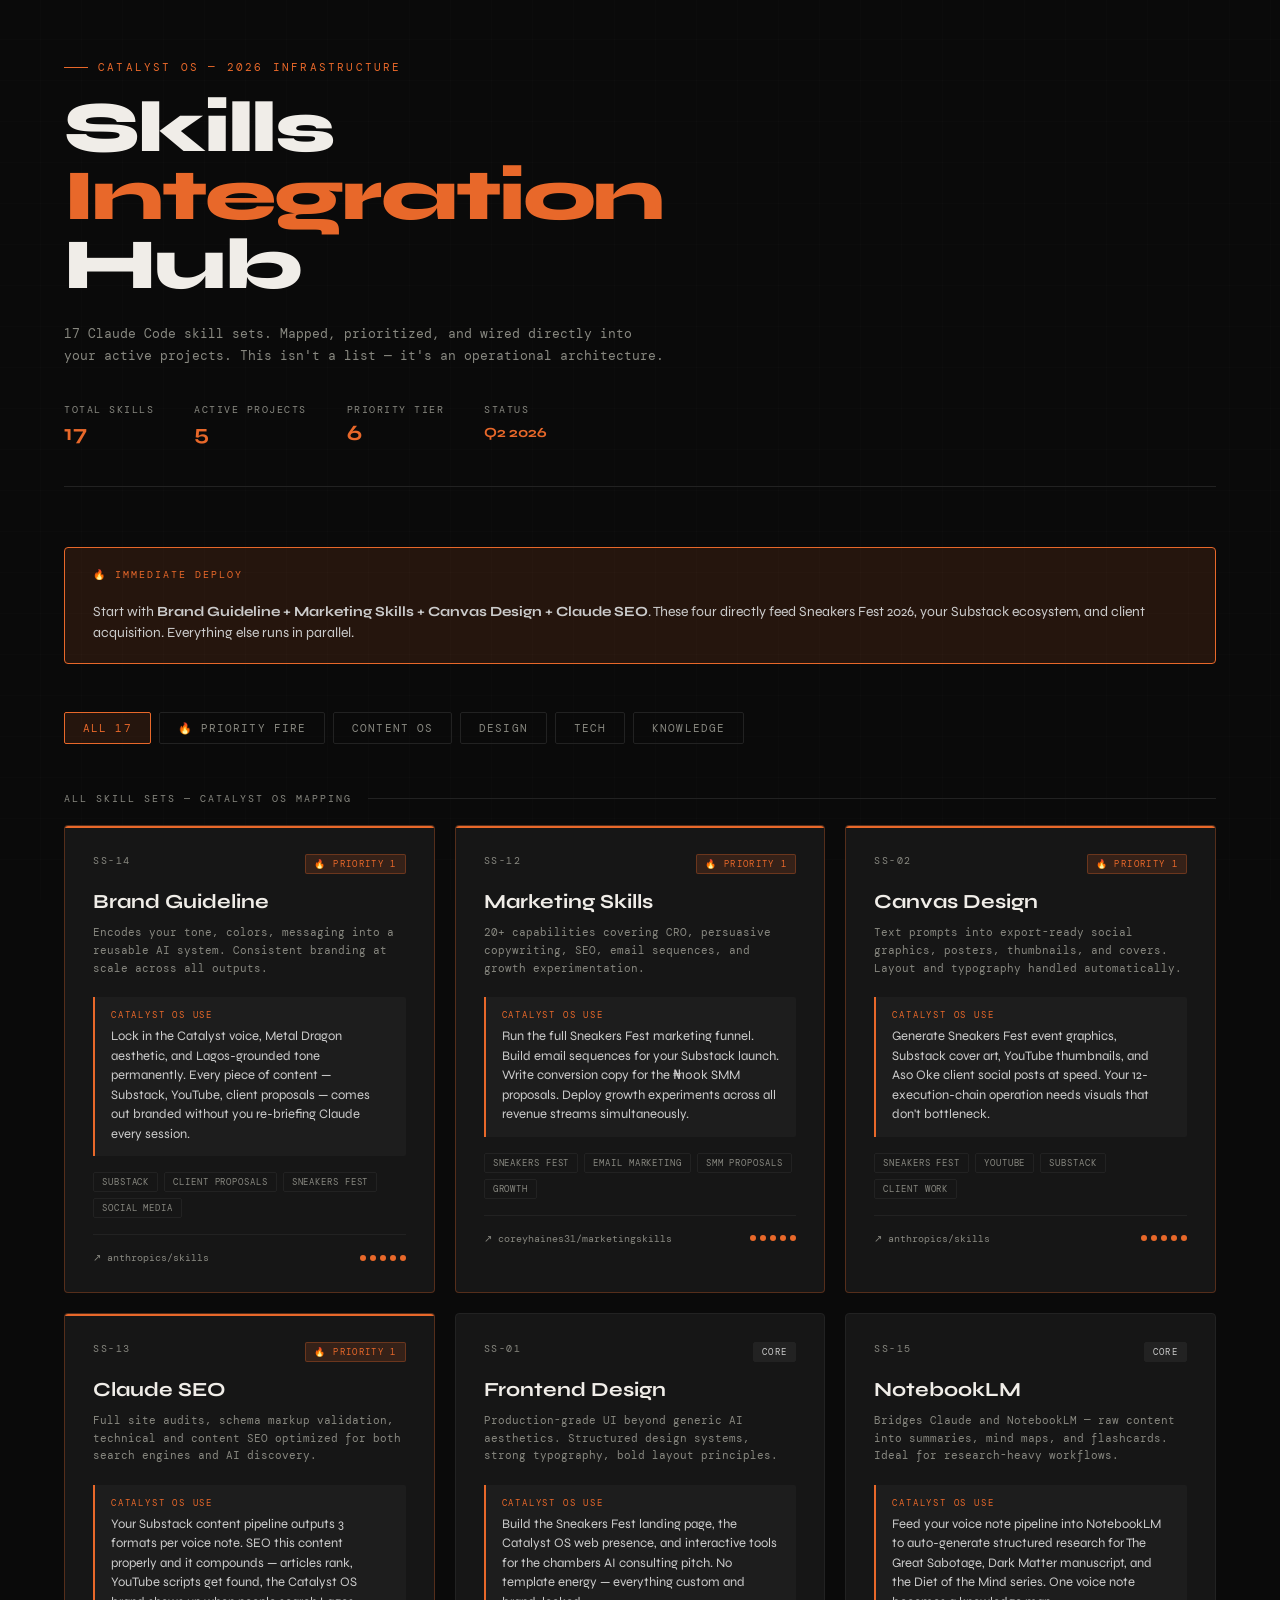
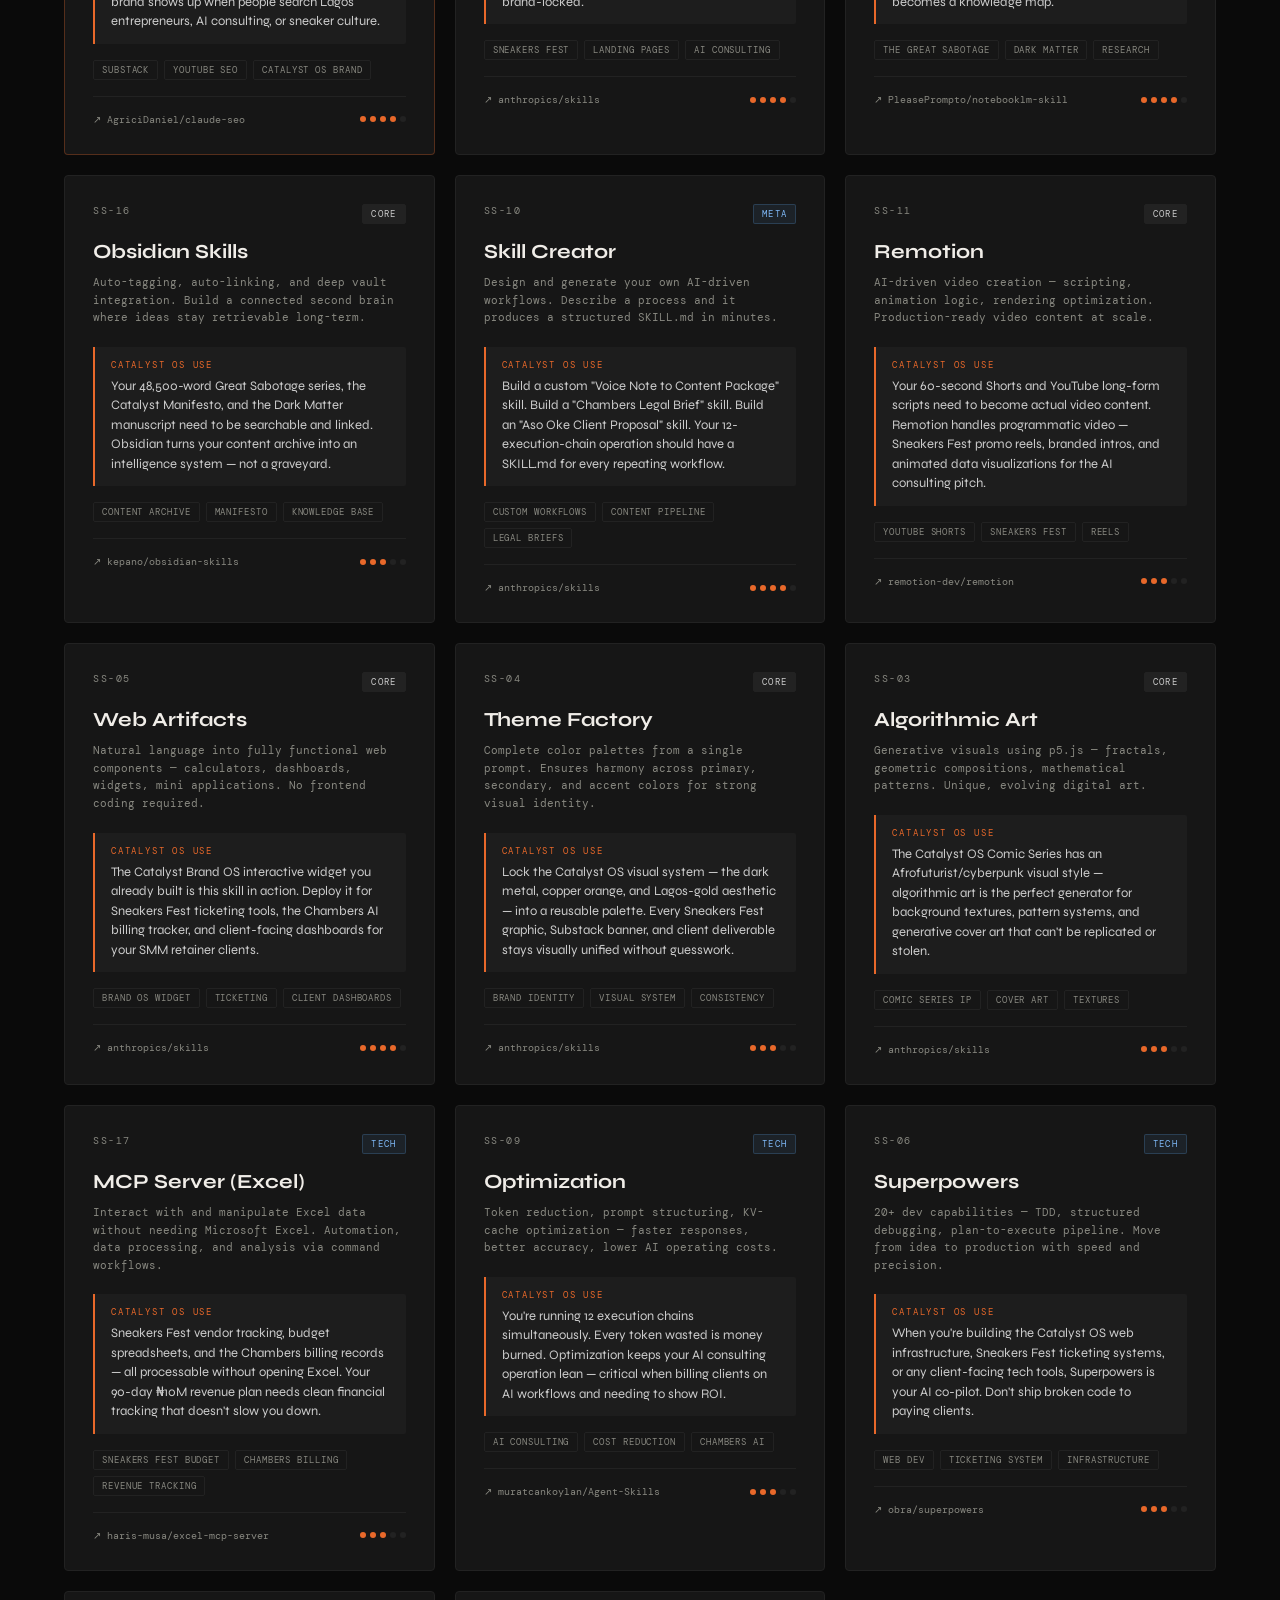
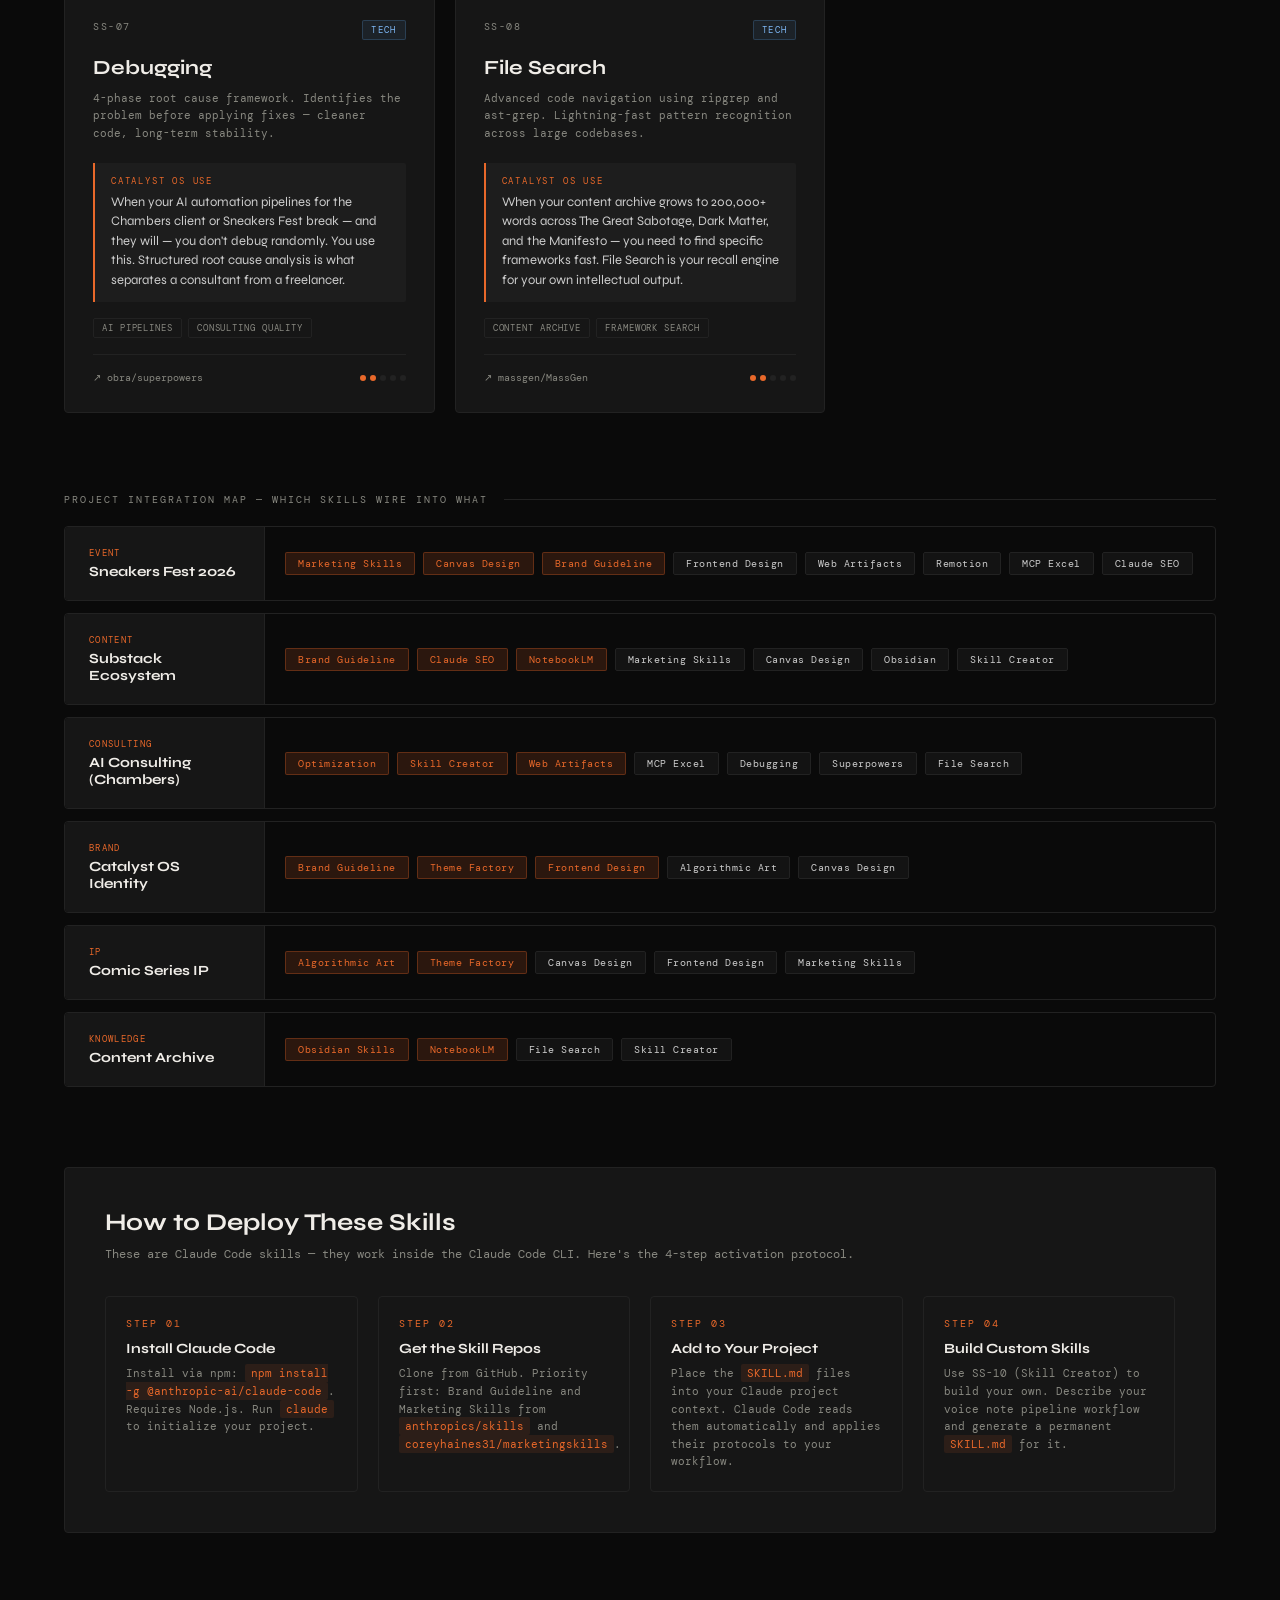
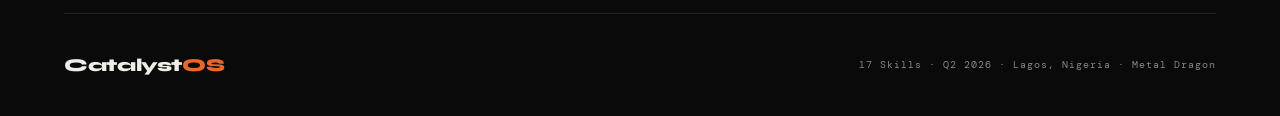
<file: web/skills-hub.html>
<!DOCTYPE html>
<html lang="en">
<head>
<meta charset="UTF-8">
<meta name="viewport" content="width=device-width, initial-scale=1.0">
<title>Catalyst OS — Skills Integration Hub</title>
<link href="https://fonts.googleapis.com/css2?family=Syne:wght@400;600;700;800&family=DM+Mono:wght@300;400;500&display=swap" rel="stylesheet">
<style>
  :root {
    --black: #0a0a0a;
    --dark: #111111;
    --card: #161616;
    --border: #222222;
    --orange: #E8682A;
    --orange-dim: #c4561e;
    --orange-glow: rgba(232,104,42,0.12);
    --white: #f0ede8;
    --grey: #888880;
    --light: #cccccc;
  }

  * { margin: 0; padding: 0; box-sizing: border-box; }

  body {
    background: var(--black);
    color: var(--white);
    font-family: 'Syne', sans-serif;
    min-height: 100vh;
    overflow-x: hidden;
  }

  /* GRID NOISE TEXTURE */
  body::before {
    content: '';
    position: fixed;
    inset: 0;
    background-image: 
      repeating-linear-gradient(0deg, transparent, transparent 40px, rgba(255,255,255,0.01) 40px, rgba(255,255,255,0.01) 41px),
      repeating-linear-gradient(90deg, transparent, transparent 40px, rgba(255,255,255,0.01) 40px, rgba(255,255,255,0.01) 41px);
    pointer-events: none;
    z-index: 0;
  }

  .container { max-width: 1200px; margin: 0 auto; padding: 0 24px; position: relative; z-index: 1; }

  /* HEADER */
  header {
    padding: 60px 0 40px;
    border-bottom: 1px solid var(--border);
    margin-bottom: 60px;
  }

  .header-tag {
    font-family: 'DM Mono', monospace;
    font-size: 11px;
    letter-spacing: 0.2em;
    color: var(--orange);
    text-transform: uppercase;
    margin-bottom: 20px;
    display: flex;
    align-items: center;
    gap: 10px;
  }

  .header-tag::before {
    content: '';
    width: 24px;
    height: 1px;
    background: var(--orange);
  }

  h1 {
    font-size: clamp(36px, 6vw, 72px);
    font-weight: 800;
    line-height: 0.95;
    letter-spacing: -0.03em;
    margin-bottom: 24px;
  }

  h1 span { color: var(--orange); }

  .header-sub {
    font-family: 'DM Mono', monospace;
    font-size: 13px;
    color: var(--grey);
    max-width: 600px;
    line-height: 1.7;
  }

  .header-meta {
    display: flex;
    gap: 40px;
    margin-top: 36px;
    flex-wrap: wrap;
  }

  .meta-item {
    display: flex;
    flex-direction: column;
    gap: 4px;
  }

  .meta-label {
    font-family: 'DM Mono', monospace;
    font-size: 10px;
    letter-spacing: 0.15em;
    color: var(--grey);
    text-transform: uppercase;
  }

  .meta-val {
    font-size: 22px;
    font-weight: 700;
    color: var(--orange);
  }

  /* FILTER BAR */
  .filter-bar {
    display: flex;
    gap: 8px;
    margin-bottom: 48px;
    flex-wrap: wrap;
  }

  .filter-btn {
    padding: 8px 18px;
    border: 1px solid var(--border);
    background: transparent;
    color: var(--grey);
    font-family: 'DM Mono', monospace;
    font-size: 11px;
    letter-spacing: 0.1em;
    text-transform: uppercase;
    cursor: pointer;
    border-radius: 2px;
    transition: all 0.2s;
  }

  .filter-btn:hover, .filter-btn.active {
    border-color: var(--orange);
    color: var(--orange);
    background: var(--orange-glow);
  }

  /* SECTION TITLE */
  .section-title {
    font-family: 'DM Mono', monospace;
    font-size: 10px;
    letter-spacing: 0.2em;
    color: var(--grey);
    text-transform: uppercase;
    margin-bottom: 20px;
    display: flex;
    align-items: center;
    gap: 16px;
  }

  .section-title::after {
    content: '';
    flex: 1;
    height: 1px;
    background: var(--border);
  }

  /* PRIORITY BANNER */
  .priority-banner {
    background: var(--orange-glow);
    border: 1px solid var(--orange);
    border-radius: 4px;
    padding: 20px 28px;
    margin-bottom: 48px;
    display: flex;
    align-items: center;
    gap: 20px;
    flex-wrap: wrap;
  }

  .priority-label {
    font-family: 'DM Mono', monospace;
    font-size: 10px;
    letter-spacing: 0.2em;
    color: var(--orange);
    text-transform: uppercase;
    white-space: nowrap;
  }

  .priority-text {
    font-size: 14px;
    color: var(--light);
    line-height: 1.5;
  }

  /* SKILLS GRID */
  .skills-grid {
    display: grid;
    grid-template-columns: repeat(auto-fill, minmax(340px, 1fr));
    gap: 20px;
    margin-bottom: 80px;
  }

  .skill-card {
    background: var(--card);
    border: 1px solid var(--border);
    border-radius: 4px;
    padding: 28px;
    cursor: pointer;
    transition: all 0.25s;
    position: relative;
    overflow: hidden;
  }

  .skill-card::before {
    content: '';
    position: absolute;
    top: 0; left: 0; right: 0;
    height: 2px;
    background: var(--orange);
    transform: scaleX(0);
    transform-origin: left;
    transition: transform 0.3s;
  }

  .skill-card:hover {
    border-color: #333;
    transform: translateY(-2px);
    box-shadow: 0 12px 40px rgba(0,0,0,0.4);
  }

  .skill-card:hover::before { transform: scaleX(1); }

  .skill-card.priority-1 { border-color: rgba(232,104,42,0.3); }
  .skill-card.priority-1::before { transform: scaleX(1); }

  .card-top {
    display: flex;
    justify-content: space-between;
    align-items: flex-start;
    margin-bottom: 16px;
  }

  .skill-num {
    font-family: 'DM Mono', monospace;
    font-size: 10px;
    letter-spacing: 0.15em;
    color: var(--grey);
  }

  .priority-badge {
    font-family: 'DM Mono', monospace;
    font-size: 9px;
    letter-spacing: 0.15em;
    text-transform: uppercase;
    padding: 3px 8px;
    border-radius: 2px;
  }

  .badge-fire {
    background: rgba(232,104,42,0.15);
    color: var(--orange);
    border: 1px solid rgba(232,104,42,0.3);
  }

  .badge-core {
    background: rgba(255,255,255,0.05);
    color: var(--light);
    border: 1px solid var(--border);
  }

  .badge-tech {
    background: rgba(100,180,255,0.08);
    color: #7eb8f7;
    border: 1px solid rgba(100,180,255,0.2);
  }

  .skill-name {
    font-size: 20px;
    font-weight: 700;
    margin-bottom: 10px;
    line-height: 1.2;
  }

  .skill-desc {
    font-family: 'DM Mono', monospace;
    font-size: 11px;
    color: var(--grey);
    line-height: 1.6;
    margin-bottom: 20px;
  }

  .catalyst-use {
    background: rgba(255,255,255,0.03);
    border-left: 2px solid var(--orange);
    padding: 12px 16px;
    margin-bottom: 16px;
    border-radius: 0 2px 2px 0;
  }

  .catalyst-use-label {
    font-family: 'DM Mono', monospace;
    font-size: 9px;
    letter-spacing: 0.2em;
    color: var(--orange);
    text-transform: uppercase;
    margin-bottom: 6px;
  }

  .catalyst-use-text {
    font-size: 13px;
    color: var(--light);
    line-height: 1.5;
  }

  .tags {
    display: flex;
    flex-wrap: wrap;
    gap: 6px;
    margin-bottom: 16px;
  }

  .tag {
    font-family: 'DM Mono', monospace;
    font-size: 9px;
    letter-spacing: 0.1em;
    padding: 3px 8px;
    border: 1px solid var(--border);
    color: var(--grey);
    border-radius: 2px;
    text-transform: uppercase;
  }

  .card-footer {
    display: flex;
    justify-content: space-between;
    align-items: center;
    padding-top: 16px;
    border-top: 1px solid var(--border);
  }

  .repo-link {
    font-family: 'DM Mono', monospace;
    font-size: 10px;
    color: var(--grey);
    text-decoration: none;
    transition: color 0.2s;
    display: flex;
    align-items: center;
    gap: 6px;
  }

  .repo-link:hover { color: var(--orange); }

  .impact-score {
    display: flex;
    align-items: center;
    gap: 4px;
  }

  .impact-dot {
    width: 6px;
    height: 6px;
    border-radius: 50%;
    background: var(--border);
  }

  .impact-dot.filled { background: var(--orange); }

  /* INTEGRATION MAP */
  .integration-map {
    margin-bottom: 80px;
  }

  .project-row {
    display: grid;
    grid-template-columns: 200px 1fr;
    gap: 0;
    border: 1px solid var(--border);
    border-radius: 4px;
    margin-bottom: 12px;
    overflow: hidden;
  }

  .project-label {
    background: var(--card);
    padding: 20px 24px;
    border-right: 1px solid var(--border);
    display: flex;
    flex-direction: column;
    justify-content: center;
    gap: 4px;
  }

  .project-name {
    font-size: 14px;
    font-weight: 700;
    color: var(--white);
  }

  .project-type {
    font-family: 'DM Mono', monospace;
    font-size: 9px;
    letter-spacing: 0.15em;
    color: var(--orange);
    text-transform: uppercase;
  }

  .project-skills {
    padding: 16px 20px;
    display: flex;
    flex-wrap: wrap;
    gap: 8px;
    align-items: center;
  }

  .skill-pill {
    font-family: 'DM Mono', monospace;
    font-size: 10px;
    padding: 4px 12px;
    border-radius: 2px;
    letter-spacing: 0.05em;
  }

  .pill-primary {
    background: rgba(232,104,42,0.15);
    color: var(--orange);
    border: 1px solid rgba(232,104,42,0.3);
  }

  .pill-secondary {
    background: rgba(255,255,255,0.04);
    color: var(--light);
    border: 1px solid var(--border);
  }

  /* SETUP SECTION */
  .setup-section {
    background: var(--card);
    border: 1px solid var(--border);
    border-radius: 4px;
    padding: 40px;
    margin-bottom: 80px;
  }

  .setup-title {
    font-size: 24px;
    font-weight: 700;
    margin-bottom: 8px;
  }

  .setup-sub {
    font-family: 'DM Mono', monospace;
    font-size: 12px;
    color: var(--grey);
    margin-bottom: 32px;
    line-height: 1.6;
  }

  .steps {
    display: grid;
    grid-template-columns: repeat(auto-fill, minmax(240px, 1fr));
    gap: 20px;
  }

  .step {
    border: 1px solid var(--border);
    border-radius: 4px;
    padding: 20px;
  }

  .step-num {
    font-family: 'DM Mono', monospace;
    font-size: 10px;
    color: var(--orange);
    letter-spacing: 0.2em;
    margin-bottom: 10px;
  }

  .step-title {
    font-size: 14px;
    font-weight: 700;
    margin-bottom: 8px;
  }

  .step-body {
    font-family: 'DM Mono', monospace;
    font-size: 11px;
    color: var(--grey);
    line-height: 1.6;
  }

  code {
    font-family: 'DM Mono', monospace;
    background: rgba(232,104,42,0.1);
    color: var(--orange);
    padding: 2px 6px;
    border-radius: 2px;
    font-size: 11px;
  }

  /* FOOTER */
  footer {
    border-top: 1px solid var(--border);
    padding: 40px 0;
    display: flex;
    justify-content: space-between;
    align-items: center;
    flex-wrap: gap;
    gap: 20px;
  }

  .footer-brand {
    font-size: 18px;
    font-weight: 800;
    letter-spacing: -0.02em;
  }

  .footer-brand span { color: var(--orange); }

  .footer-meta {
    font-family: 'DM Mono', monospace;
    font-size: 10px;
    color: var(--grey);
    letter-spacing: 0.1em;
  }

  /* ANIMATIONS */
  @keyframes fadeUp {
    from { opacity: 0; transform: translateY(20px); }
    to { opacity: 1; transform: translateY(0); }
  }

  .skill-card { animation: fadeUp 0.4s ease both; }
  .skill-card:nth-child(1) { animation-delay: 0.05s; }
  .skill-card:nth-child(2) { animation-delay: 0.1s; }
  .skill-card:nth-child(3) { animation-delay: 0.15s; }
  .skill-card:nth-child(4) { animation-delay: 0.2s; }
  .skill-card:nth-child(5) { animation-delay: 0.25s; }
  .skill-card:nth-child(6) { animation-delay: 0.3s; }

  @media (max-width: 600px) {
    .skills-grid { grid-template-columns: 1fr; }
    .project-row { grid-template-columns: 1fr; }
    .project-label { border-right: none; border-bottom: 1px solid var(--border); }
    header { padding: 40px 0 30px; }
  }
</style>
</head>
<body>

<div class="container">

  <!-- HEADER -->
  <header>
    <div class="header-tag">Catalyst OS — 2026 Infrastructure</div>
    <h1>Skills<br><span>Integration</span><br>Hub</h1>
    <p class="header-sub">
      17 Claude Code skill sets. Mapped, prioritized, and wired directly into your active projects. 
      This isn't a list — it's an operational architecture.
    </p>
    <div class="header-meta">
      <div class="meta-item">
        <span class="meta-label">Total Skills</span>
        <span class="meta-val">17</span>
      </div>
      <div class="meta-item">
        <span class="meta-label">Active Projects</span>
        <span class="meta-val">5</span>
      </div>
      <div class="meta-item">
        <span class="meta-label">Priority Tier</span>
        <span class="meta-val">6</span>
      </div>
      <div class="meta-item">
        <span class="meta-label">Status</span>
        <span class="meta-val" style="font-size:14px; padding-top:4px;">Q2 2026</span>
      </div>
    </div>
  </header>

  <!-- PRIORITY BANNER -->
  <div class="priority-banner">
    <span class="priority-label">🔥 Immediate Deploy</span>
    <span class="priority-text">
      Start with <strong>Brand Guideline + Marketing Skills + Canvas Design + Claude SEO</strong>. 
      These four directly feed Sneakers Fest 2026, your Substack ecosystem, and client acquisition. 
      Everything else runs in parallel.
    </span>
  </div>

  <!-- FILTER BAR -->
  <div class="filter-bar">
    <button class="filter-btn active" onclick="filterSkills('all', this)">All 17</button>
    <button class="filter-btn" onclick="filterSkills('fire', this)">🔥 Priority Fire</button>
    <button class="filter-btn" onclick="filterSkills('content', this)">Content OS</button>
    <button class="filter-btn" onclick="filterSkills('design', this)">Design</button>
    <button class="filter-btn" onclick="filterSkills('tech', this)">Tech</button>
    <button class="filter-btn" onclick="filterSkills('knowledge', this)">Knowledge</button>
  </div>

  <!-- SKILLS GRID -->
  <div class="section-title">All Skill Sets — Catalyst OS Mapping</div>
  <div class="skills-grid" id="skillsGrid">

    <!-- SKILL 14: BRAND GUIDELINE -->
    <div class="skill-card priority-1" data-category="fire content">
      <div class="card-top">
        <span class="skill-num">SS-14</span>
        <span class="priority-badge badge-fire">🔥 Priority 1</span>
      </div>
      <div class="skill-name">Brand Guideline</div>
      <div class="skill-desc">Encodes your tone, colors, messaging into a reusable AI system. Consistent branding at scale across all outputs.</div>
      <div class="catalyst-use">
        <div class="catalyst-use-label">Catalyst OS Use</div>
        <div class="catalyst-use-text">Lock in the Catalyst voice, Metal Dragon aesthetic, and Lagos-grounded tone permanently. Every piece of content — Substack, YouTube, client proposals — comes out branded without you re-briefing Claude every session.</div>
      </div>
      <div class="tags">
        <span class="tag">Substack</span>
        <span class="tag">Client Proposals</span>
        <span class="tag">Sneakers Fest</span>
        <span class="tag">Social Media</span>
      </div>
      <div class="card-footer">
        <a href="https://lnkd.in/gmwFac-H" class="repo-link" target="_blank">↗ anthropics/skills</a>
        <div class="impact-score">
          <div class="impact-dot filled"></div>
          <div class="impact-dot filled"></div>
          <div class="impact-dot filled"></div>
          <div class="impact-dot filled"></div>
          <div class="impact-dot filled"></div>
        </div>
      </div>
    </div>

    <!-- SKILL 12: MARKETING SKILLS -->
    <div class="skill-card priority-1" data-category="fire content">
      <div class="card-top">
        <span class="skill-num">SS-12</span>
        <span class="priority-badge badge-fire">🔥 Priority 1</span>
      </div>
      <div class="skill-name">Marketing Skills</div>
      <div class="skill-desc">20+ capabilities covering CRO, persuasive copywriting, SEO, email sequences, and growth experimentation.</div>
      <div class="catalyst-use">
        <div class="catalyst-use-label">Catalyst OS Use</div>
        <div class="catalyst-use-text">Run the full Sneakers Fest marketing funnel. Build email sequences for your Substack launch. Write conversion copy for the ₦100k SMM proposals. Deploy growth experiments across all revenue streams simultaneously.</div>
      </div>
      <div class="tags">
        <span class="tag">Sneakers Fest</span>
        <span class="tag">Email Marketing</span>
        <span class="tag">SMM Proposals</span>
        <span class="tag">Growth</span>
      </div>
      <div class="card-footer">
        <a href="https://lnkd.in/gNcepeAA" class="repo-link" target="_blank">↗ coreyhaines31/marketingskills</a>
        <div class="impact-score">
          <div class="impact-dot filled"></div>
          <div class="impact-dot filled"></div>
          <div class="impact-dot filled"></div>
          <div class="impact-dot filled"></div>
          <div class="impact-dot filled"></div>
        </div>
      </div>
    </div>

    <!-- SKILL 02: CANVAS DESIGN -->
    <div class="skill-card priority-1" data-category="fire design content">
      <div class="card-top">
        <span class="skill-num">SS-02</span>
        <span class="priority-badge badge-fire">🔥 Priority 1</span>
      </div>
      <div class="skill-name">Canvas Design</div>
      <div class="skill-desc">Text prompts into export-ready social graphics, posters, thumbnails, and covers. Layout and typography handled automatically.</div>
      <div class="catalyst-use">
        <div class="catalyst-use-label">Catalyst OS Use</div>
        <div class="catalyst-use-text">Generate Sneakers Fest event graphics, Substack cover art, YouTube thumbnails, and Aso Oke client social posts at speed. Your 12-execution-chain operation needs visuals that don't bottleneck.</div>
      </div>
      <div class="tags">
        <span class="tag">Sneakers Fest</span>
        <span class="tag">YouTube</span>
        <span class="tag">Substack</span>
        <span class="tag">Client Work</span>
      </div>
      <div class="card-footer">
        <a href="https://lnkd.in/ghet3B_K" class="repo-link" target="_blank">↗ anthropics/skills</a>
        <div class="impact-score">
          <div class="impact-dot filled"></div>
          <div class="impact-dot filled"></div>
          <div class="impact-dot filled"></div>
          <div class="impact-dot filled"></div>
          <div class="impact-dot filled"></div>
        </div>
      </div>
    </div>

    <!-- SKILL 13: CLAUDE SEO -->
    <div class="skill-card priority-1" data-category="fire content">
      <div class="card-top">
        <span class="skill-num">SS-13</span>
        <span class="priority-badge badge-fire">🔥 Priority 1</span>
      </div>
      <div class="skill-name">Claude SEO</div>
      <div class="skill-desc">Full site audits, schema markup validation, technical and content SEO optimized for both search engines and AI discovery.</div>
      <div class="catalyst-use">
        <div class="catalyst-use-label">Catalyst OS Use</div>
        <div class="catalyst-use-text">Your Substack content pipeline outputs 3 formats per voice note. SEO this content properly and it compounds — articles rank, YouTube scripts get found, the Catalyst OS brand shows up when people search Lagos entrepreneurs, AI consulting, or sneaker culture.</div>
      </div>
      <div class="tags">
        <span class="tag">Substack</span>
        <span class="tag">YouTube SEO</span>
        <span class="tag">Catalyst OS Brand</span>
      </div>
      <div class="card-footer">
        <a href="https://lnkd.in/gdPGU-7M" class="repo-link" target="_blank">↗ AgriciDaniel/claude-seo</a>
        <div class="impact-score">
          <div class="impact-dot filled"></div>
          <div class="impact-dot filled"></div>
          <div class="impact-dot filled"></div>
          <div class="impact-dot filled"></div>
          <div class="impact-dot"></div>
        </div>
      </div>
    </div>

    <!-- SKILL 01: FRONTEND DESIGN -->
    <div class="skill-card" data-category="design tech">
      <div class="card-top">
        <span class="skill-num">SS-01</span>
        <span class="priority-badge badge-core">Core</span>
      </div>
      <div class="skill-name">Frontend Design</div>
      <div class="skill-desc">Production-grade UI beyond generic AI aesthetics. Structured design systems, strong typography, bold layout principles.</div>
      <div class="catalyst-use">
        <div class="catalyst-use-label">Catalyst OS Use</div>
        <div class="catalyst-use-text">Build the Sneakers Fest landing page, the Catalyst OS web presence, and interactive tools for the chambers AI consulting pitch. No template energy — everything custom and brand-locked.</div>
      </div>
      <div class="tags">
        <span class="tag">Sneakers Fest</span>
        <span class="tag">Landing Pages</span>
        <span class="tag">AI Consulting</span>
      </div>
      <div class="card-footer">
        <a href="https://lnkd.in/ggeE2Ajn" class="repo-link" target="_blank">↗ anthropics/skills</a>
        <div class="impact-score">
          <div class="impact-dot filled"></div>
          <div class="impact-dot filled"></div>
          <div class="impact-dot filled"></div>
          <div class="impact-dot filled"></div>
          <div class="impact-dot"></div>
        </div>
      </div>
    </div>

    <!-- SKILL 15: NOTEBOOKLM -->
    <div class="skill-card" data-category="knowledge content">
      <div class="card-top">
        <span class="skill-num">SS-15</span>
        <span class="priority-badge badge-core">Core</span>
      </div>
      <div class="skill-name">NotebookLM</div>
      <div class="skill-desc">Bridges Claude and NotebookLM — raw content into summaries, mind maps, and flashcards. Ideal for research-heavy workflows.</div>
      <div class="catalyst-use">
        <div class="catalyst-use-label">Catalyst OS Use</div>
        <div class="catalyst-use-text">Feed your voice note pipeline into NotebookLM to auto-generate structured research for The Great Sabotage, Dark Matter manuscript, and the Diet of the Mind series. One voice note becomes a knowledge map.</div>
      </div>
      <div class="tags">
        <span class="tag">The Great Sabotage</span>
        <span class="tag">Dark Matter</span>
        <span class="tag">Research</span>
      </div>
      <div class="card-footer">
        <a href="https://github.com/PleasePrompto/notebooklm-skill" class="repo-link" target="_blank">↗ PleasePrompto/notebooklm-skill</a>
        <div class="impact-score">
          <div class="impact-dot filled"></div>
          <div class="impact-dot filled"></div>
          <div class="impact-dot filled"></div>
          <div class="impact-dot filled"></div>
          <div class="impact-dot"></div>
        </div>
      </div>
    </div>

    <!-- SKILL 16: OBSIDIAN -->
    <div class="skill-card" data-category="knowledge">
      <div class="card-top">
        <span class="skill-num">SS-16</span>
        <span class="priority-badge badge-core">Core</span>
      </div>
      <div class="skill-name">Obsidian Skills</div>
      <div class="skill-desc">Auto-tagging, auto-linking, and deep vault integration. Build a connected second brain where ideas stay retrievable long-term.</div>
      <div class="catalyst-use">
        <div class="catalyst-use-label">Catalyst OS Use</div>
        <div class="catalyst-use-text">Your 48,500-word Great Sabotage series, the Catalyst Manifesto, and the Dark Matter manuscript need to be searchable and linked. Obsidian turns your content archive into an intelligence system — not a graveyard.</div>
      </div>
      <div class="tags">
        <span class="tag">Content Archive</span>
        <span class="tag">Manifesto</span>
        <span class="tag">Knowledge Base</span>
      </div>
      <div class="card-footer">
        <a href="https://github.com/kepano/obsidian-skills" class="repo-link" target="_blank">↗ kepano/obsidian-skills</a>
        <div class="impact-score">
          <div class="impact-dot filled"></div>
          <div class="impact-dot filled"></div>
          <div class="impact-dot filled"></div>
          <div class="impact-dot"></div>
          <div class="impact-dot"></div>
        </div>
      </div>
    </div>

    <!-- SKILL 10: SKILL CREATOR -->
    <div class="skill-card" data-category="tech">
      <div class="card-top">
        <span class="skill-num">SS-10</span>
        <span class="priority-badge badge-tech">Meta</span>
      </div>
      <div class="skill-name">Skill Creator</div>
      <div class="skill-desc">Design and generate your own AI-driven workflows. Describe a process and it produces a structured SKILL.md in minutes.</div>
      <div class="catalyst-use">
        <div class="catalyst-use-label">Catalyst OS Use</div>
        <div class="catalyst-use-text">Build a custom "Voice Note to Content Package" skill. Build a "Chambers Legal Brief" skill. Build an "Aso Oke Client Proposal" skill. Your 12-execution-chain operation should have a SKILL.md for every repeating workflow.</div>
      </div>
      <div class="tags">
        <span class="tag">Custom Workflows</span>
        <span class="tag">Content Pipeline</span>
        <span class="tag">Legal Briefs</span>
      </div>
      <div class="card-footer">
        <a href="https://lnkd.in/g7fRHR-D" class="repo-link" target="_blank">↗ anthropics/skills</a>
        <div class="impact-score">
          <div class="impact-dot filled"></div>
          <div class="impact-dot filled"></div>
          <div class="impact-dot filled"></div>
          <div class="impact-dot filled"></div>
          <div class="impact-dot"></div>
        </div>
      </div>
    </div>

    <!-- SKILL 11: REMOTION -->
    <div class="skill-card" data-category="design content">
      <div class="card-top">
        <span class="skill-num">SS-11</span>
        <span class="priority-badge badge-core">Core</span>
      </div>
      <div class="skill-name">Remotion</div>
      <div class="skill-desc">AI-driven video creation — scripting, animation logic, rendering optimization. Production-ready video content at scale.</div>
      <div class="catalyst-use">
        <div class="catalyst-use-label">Catalyst OS Use</div>
        <div class="catalyst-use-text">Your 60-second Shorts and YouTube long-form scripts need to become actual video content. Remotion handles programmatic video — Sneakers Fest promo reels, branded intros, and animated data visualizations for the AI consulting pitch.</div>
      </div>
      <div class="tags">
        <span class="tag">YouTube Shorts</span>
        <span class="tag">Sneakers Fest</span>
        <span class="tag">Reels</span>
      </div>
      <div class="card-footer">
        <a href="https://lnkd.in/g-TMEZ8R" class="repo-link" target="_blank">↗ remotion-dev/remotion</a>
        <div class="impact-score">
          <div class="impact-dot filled"></div>
          <div class="impact-dot filled"></div>
          <div class="impact-dot filled"></div>
          <div class="impact-dot"></div>
          <div class="impact-dot"></div>
        </div>
      </div>
    </div>

    <!-- SKILL 05: WEB ARTIFACTS -->
    <div class="skill-card" data-category="tech design">
      <div class="card-top">
        <span class="skill-num">SS-05</span>
        <span class="priority-badge badge-core">Core</span>
      </div>
      <div class="skill-name">Web Artifacts</div>
      <div class="skill-desc">Natural language into fully functional web components — calculators, dashboards, widgets, mini applications. No frontend coding required.</div>
      <div class="catalyst-use">
        <div class="catalyst-use-label">Catalyst OS Use</div>
        <div class="catalyst-use-text">The Catalyst Brand OS interactive widget you already built is this skill in action. Deploy it for Sneakers Fest ticketing tools, the Chambers AI billing tracker, and client-facing dashboards for your SMM retainer clients.</div>
      </div>
      <div class="tags">
        <span class="tag">Brand OS Widget</span>
        <span class="tag">Ticketing</span>
        <span class="tag">Client Dashboards</span>
      </div>
      <div class="card-footer">
        <a href="https://lnkd.in/ggkpqZwK" class="repo-link" target="_blank">↗ anthropics/skills</a>
        <div class="impact-score">
          <div class="impact-dot filled"></div>
          <div class="impact-dot filled"></div>
          <div class="impact-dot filled"></div>
          <div class="impact-dot filled"></div>
          <div class="impact-dot"></div>
        </div>
      </div>
    </div>

    <!-- SKILL 04: THEME FACTORY -->
    <div class="skill-card" data-category="design">
      <div class="card-top">
        <span class="skill-num">SS-04</span>
        <span class="priority-badge badge-core">Core</span>
      </div>
      <div class="skill-name">Theme Factory</div>
      <div class="skill-desc">Complete color palettes from a single prompt. Ensures harmony across primary, secondary, and accent colors for strong visual identity.</div>
      <div class="catalyst-use">
        <div class="catalyst-use-label">Catalyst OS Use</div>
        <div class="catalyst-use-text">Lock the Catalyst OS visual system — the dark metal, copper orange, and Lagos-gold aesthetic — into a reusable palette. Every Sneakers Fest graphic, Substack banner, and client deliverable stays visually unified without guesswork.</div>
      </div>
      <div class="tags">
        <span class="tag">Brand Identity</span>
        <span class="tag">Visual System</span>
        <span class="tag">Consistency</span>
      </div>
      <div class="card-footer">
        <a href="https://lnkd.in/g9whPVhG" class="repo-link" target="_blank">↗ anthropics/skills</a>
        <div class="impact-score">
          <div class="impact-dot filled"></div>
          <div class="impact-dot filled"></div>
          <div class="impact-dot filled"></div>
          <div class="impact-dot"></div>
          <div class="impact-dot"></div>
        </div>
      </div>
    </div>

    <!-- SKILL 03: ALGORITHMIC ART -->
    <div class="skill-card" data-category="design">
      <div class="card-top">
        <span class="skill-num">SS-03</span>
        <span class="priority-badge badge-core">Core</span>
      </div>
      <div class="skill-name">Algorithmic Art</div>
      <div class="skill-desc">Generative visuals using p5.js — fractals, geometric compositions, mathematical patterns. Unique, evolving digital art.</div>
      <div class="catalyst-use">
        <div class="catalyst-use-label">Catalyst OS Use</div>
        <div class="catalyst-use-text">The Catalyst OS Comic Series has an Afrofuturist/cyberpunk visual style — algorithmic art is the perfect generator for background textures, pattern systems, and generative cover art that can't be replicated or stolen.</div>
      </div>
      <div class="tags">
        <span class="tag">Comic Series IP</span>
        <span class="tag">Cover Art</span>
        <span class="tag">Textures</span>
      </div>
      <div class="card-footer">
        <a href="https://lnkd.in/g74ZxJUx" class="repo-link" target="_blank">↗ anthropics/skills</a>
        <div class="impact-score">
          <div class="impact-dot filled"></div>
          <div class="impact-dot filled"></div>
          <div class="impact-dot filled"></div>
          <div class="impact-dot"></div>
          <div class="impact-dot"></div>
        </div>
      </div>
    </div>

    <!-- SKILL 17: MCP SERVER -->
    <div class="skill-card" data-category="tech">
      <div class="card-top">
        <span class="skill-num">SS-17</span>
        <span class="priority-badge badge-tech">Tech</span>
      </div>
      <div class="skill-name">MCP Server (Excel)</div>
      <div class="skill-desc">Interact with and manipulate Excel data without needing Microsoft Excel. Automation, data processing, and analysis via command workflows.</div>
      <div class="catalyst-use">
        <div class="catalyst-use-label">Catalyst OS Use</div>
        <div class="catalyst-use-text">Sneakers Fest vendor tracking, budget spreadsheets, and the Chambers billing records — all processable without opening Excel. Your 90-day ₦10M revenue plan needs clean financial tracking that doesn't slow you down.</div>
      </div>
      <div class="tags">
        <span class="tag">Sneakers Fest Budget</span>
        <span class="tag">Chambers Billing</span>
        <span class="tag">Revenue Tracking</span>
      </div>
      <div class="card-footer">
        <a href="https://github.com/haris-musa/excel-mcp-server" class="repo-link" target="_blank">↗ haris-musa/excel-mcp-server</a>
        <div class="impact-score">
          <div class="impact-dot filled"></div>
          <div class="impact-dot filled"></div>
          <div class="impact-dot filled"></div>
          <div class="impact-dot"></div>
          <div class="impact-dot"></div>
        </div>
      </div>
    </div>

    <!-- SKILL 09: OPTIMIZATION -->
    <div class="skill-card" data-category="tech">
      <div class="card-top">
        <span class="skill-num">SS-09</span>
        <span class="priority-badge badge-tech">Tech</span>
      </div>
      <div class="skill-name">Optimization</div>
      <div class="skill-desc">Token reduction, prompt structuring, KV-cache optimization — faster responses, better accuracy, lower AI operating costs.</div>
      <div class="catalyst-use">
        <div class="catalyst-use-label">Catalyst OS Use</div>
        <div class="catalyst-use-text">You're running 12 execution chains simultaneously. Every token wasted is money burned. Optimization keeps your AI consulting operation lean — critical when billing clients on AI workflows and needing to show ROI.</div>
      </div>
      <div class="tags">
        <span class="tag">AI Consulting</span>
        <span class="tag">Cost Reduction</span>
        <span class="tag">Chambers AI</span>
      </div>
      <div class="card-footer">
        <a href="https://lnkd.in/gEPPjbZg" class="repo-link" target="_blank">↗ muratcankoylan/Agent-Skills</a>
        <div class="impact-score">
          <div class="impact-dot filled"></div>
          <div class="impact-dot filled"></div>
          <div class="impact-dot filled"></div>
          <div class="impact-dot"></div>
          <div class="impact-dot"></div>
        </div>
      </div>
    </div>

    <!-- SKILL 06: SUPERPOWERS -->
    <div class="skill-card" data-category="tech">
      <div class="card-top">
        <span class="skill-num">SS-06</span>
        <span class="priority-badge badge-tech">Tech</span>
      </div>
      <div class="skill-name">Superpowers</div>
      <div class="skill-desc">20+ dev capabilities — TDD, structured debugging, plan-to-execute pipeline. Move from idea to production with speed and precision.</div>
      <div class="catalyst-use">
        <div class="catalyst-use-label">Catalyst OS Use</div>
        <div class="catalyst-use-text">When you're building the Catalyst OS web infrastructure, Sneakers Fest ticketing systems, or any client-facing tech tools, Superpowers is your AI co-pilot. Don't ship broken code to paying clients.</div>
      </div>
      <div class="tags">
        <span class="tag">Web Dev</span>
        <span class="tag">Ticketing System</span>
        <span class="tag">Infrastructure</span>
      </div>
      <div class="card-footer">
        <a href="https://lnkd.in/gn4c7Wfr" class="repo-link" target="_blank">↗ obra/superpowers</a>
        <div class="impact-score">
          <div class="impact-dot filled"></div>
          <div class="impact-dot filled"></div>
          <div class="impact-dot filled"></div>
          <div class="impact-dot"></div>
          <div class="impact-dot"></div>
        </div>
      </div>
    </div>

    <!-- SKILL 07: DEBUGGING -->
    <div class="skill-card" data-category="tech">
      <div class="card-top">
        <span class="skill-num">SS-07</span>
        <span class="priority-badge badge-tech">Tech</span>
      </div>
      <div class="skill-name">Debugging</div>
      <div class="skill-desc">4-phase root cause framework. Identifies the problem before applying fixes — cleaner code, long-term stability.</div>
      <div class="catalyst-use">
        <div class="catalyst-use-label">Catalyst OS Use</div>
        <div class="catalyst-use-text">When your AI automation pipelines for the Chambers client or Sneakers Fest break — and they will — you don't debug randomly. You use this. Structured root cause analysis is what separates a consultant from a freelancer.</div>
      </div>
      <div class="tags">
        <span class="tag">AI Pipelines</span>
        <span class="tag">Consulting Quality</span>
      </div>
      <div class="card-footer">
        <a href="https://lnkd.in/gn4c7Wfr" class="repo-link" target="_blank">↗ obra/superpowers</a>
        <div class="impact-score">
          <div class="impact-dot filled"></div>
          <div class="impact-dot filled"></div>
          <div class="impact-dot"></div>
          <div class="impact-dot"></div>
          <div class="impact-dot"></div>
        </div>
      </div>
    </div>

    <!-- SKILL 08: FILE SEARCH -->
    <div class="skill-card" data-category="tech">
      <div class="card-top">
        <span class="skill-num">SS-08</span>
        <span class="priority-badge badge-tech">Tech</span>
      </div>
      <div class="skill-name">File Search</div>
      <div class="skill-desc">Advanced code navigation using ripgrep and ast-grep. Lightning-fast pattern recognition across large codebases.</div>
      <div class="catalyst-use">
        <div class="catalyst-use-label">Catalyst OS Use</div>
        <div class="catalyst-use-text">When your content archive grows to 200,000+ words across The Great Sabotage, Dark Matter, and the Manifesto — you need to find specific frameworks fast. File Search is your recall engine for your own intellectual output.</div>
      </div>
      <div class="tags">
        <span class="tag">Content Archive</span>
        <span class="tag">Framework Search</span>
      </div>
      <div class="card-footer">
        <a href="https://lnkd.in/gwMsDzJq" class="repo-link" target="_blank">↗ massgen/MassGen</a>
        <div class="impact-score">
          <div class="impact-dot filled"></div>
          <div class="impact-dot filled"></div>
          <div class="impact-dot"></div>
          <div class="impact-dot"></div>
          <div class="impact-dot"></div>
        </div>
      </div>
    </div>

  </div>

  <!-- PROJECT INTEGRATION MAP -->
  <div class="integration-map">
    <div class="section-title">Project Integration Map — Which Skills Wire Into What</div>

    <div class="project-row">
      <div class="project-label">
        <span class="project-type">Event</span>
        <span class="project-name">Sneakers Fest 2026</span>
      </div>
      <div class="project-skills">
        <span class="skill-pill pill-primary">Marketing Skills</span>
        <span class="skill-pill pill-primary">Canvas Design</span>
        <span class="skill-pill pill-primary">Brand Guideline</span>
        <span class="skill-pill pill-secondary">Frontend Design</span>
        <span class="skill-pill pill-secondary">Web Artifacts</span>
        <span class="skill-pill pill-secondary">Remotion</span>
        <span class="skill-pill pill-secondary">MCP Excel</span>
        <span class="skill-pill pill-secondary">Claude SEO</span>
      </div>
    </div>

    <div class="project-row">
      <div class="project-label">
        <span class="project-type">Content</span>
        <span class="project-name">Substack Ecosystem</span>
      </div>
      <div class="project-skills">
        <span class="skill-pill pill-primary">Brand Guideline</span>
        <span class="skill-pill pill-primary">Claude SEO</span>
        <span class="skill-pill pill-primary">NotebookLM</span>
        <span class="skill-pill pill-secondary">Marketing Skills</span>
        <span class="skill-pill pill-secondary">Canvas Design</span>
        <span class="skill-pill pill-secondary">Obsidian</span>
        <span class="skill-pill pill-secondary">Skill Creator</span>
      </div>
    </div>

    <div class="project-row">
      <div class="project-label">
        <span class="project-type">Consulting</span>
        <span class="project-name">AI Consulting (Chambers)</span>
      </div>
      <div class="project-skills">
        <span class="skill-pill pill-primary">Optimization</span>
        <span class="skill-pill pill-primary">Skill Creator</span>
        <span class="skill-pill pill-primary">Web Artifacts</span>
        <span class="skill-pill pill-secondary">MCP Excel</span>
        <span class="skill-pill pill-secondary">Debugging</span>
        <span class="skill-pill pill-secondary">Superpowers</span>
        <span class="skill-pill pill-secondary">File Search</span>
      </div>
    </div>

    <div class="project-row">
      <div class="project-label">
        <span class="project-type">Brand</span>
        <span class="project-name">Catalyst OS Identity</span>
      </div>
      <div class="project-skills">
        <span class="skill-pill pill-primary">Brand Guideline</span>
        <span class="skill-pill pill-primary">Theme Factory</span>
        <span class="skill-pill pill-primary">Frontend Design</span>
        <span class="skill-pill pill-secondary">Algorithmic Art</span>
        <span class="skill-pill pill-secondary">Canvas Design</span>
      </div>
    </div>

    <div class="project-row">
      <div class="project-label">
        <span class="project-type">IP</span>
        <span class="project-name">Comic Series IP</span>
      </div>
      <div class="project-skills">
        <span class="skill-pill pill-primary">Algorithmic Art</span>
        <span class="skill-pill pill-primary">Theme Factory</span>
        <span class="skill-pill pill-secondary">Canvas Design</span>
        <span class="skill-pill pill-secondary">Frontend Design</span>
        <span class="skill-pill pill-secondary">Marketing Skills</span>
      </div>
    </div>

    <div class="project-row">
      <div class="project-label">
        <span class="project-type">Knowledge</span>
        <span class="project-name">Content Archive</span>
      </div>
      <div class="project-skills">
        <span class="skill-pill pill-primary">Obsidian Skills</span>
        <span class="skill-pill pill-primary">NotebookLM</span>
        <span class="skill-pill pill-secondary">File Search</span>
        <span class="skill-pill pill-secondary">Skill Creator</span>
      </div>
    </div>

  </div>

  <!-- SETUP SECTION -->
  <div class="setup-section">
    <div class="setup-title">How to Deploy These Skills</div>
    <div class="setup-sub">These are Claude Code skills — they work inside the Claude Code CLI. Here's the 4-step activation protocol.</div>
    <div class="steps">
      <div class="step">
        <div class="step-num">STEP 01</div>
        <div class="step-title">Install Claude Code</div>
        <div class="step-body">Install via npm: <code>npm install -g @anthropic-ai/claude-code</code>. Requires Node.js. Run <code>claude</code> to initialize your project.</div>
      </div>
      <div class="step">
        <div class="step-num">STEP 02</div>
        <div class="step-title">Get the Skill Repos</div>
        <div class="step-body">Clone from GitHub. Priority first: Brand Guideline and Marketing Skills from <code>anthropics/skills</code> and <code>coreyhaines31/marketingskills</code>.</div>
      </div>
      <div class="step">
        <div class="step-num">STEP 03</div>
        <div class="step-title">Add to Your Project</div>
        <div class="step-body">Place the <code>SKILL.md</code> files into your Claude project context. Claude Code reads them automatically and applies their protocols to your workflow.</div>
      </div>
      <div class="step">
        <div class="step-num">STEP 04</div>
        <div class="step-title">Build Custom Skills</div>
        <div class="step-body">Use SS-10 (Skill Creator) to build your own. Describe your voice note pipeline workflow and generate a permanent <code>SKILL.md</code> for it.</div>
      </div>
    </div>
  </div>

  <!-- FOOTER -->
  <footer>
    <div class="footer-brand">Catalyst<span>OS</span></div>
    <div class="footer-meta">17 Skills · Q2 2026 · Lagos, Nigeria · Metal Dragon</div>
  </footer>

</div>

<script>
function filterSkills(category, btn) {
  document.querySelectorAll('.filter-btn').forEach(b => b.classList.remove('active'));
  btn.classList.add('active');

  const cards = document.querySelectorAll('.skill-card');
  cards.forEach(card => {
    if (category === 'all') {
      card.style.display = 'block';
    } else {
      const cats = card.getAttribute('data-category') || '';
      card.style.display = cats.includes(category) ? 'block' : 'none';
    }
  });
}
</script>
</body>
</html>
</file>
